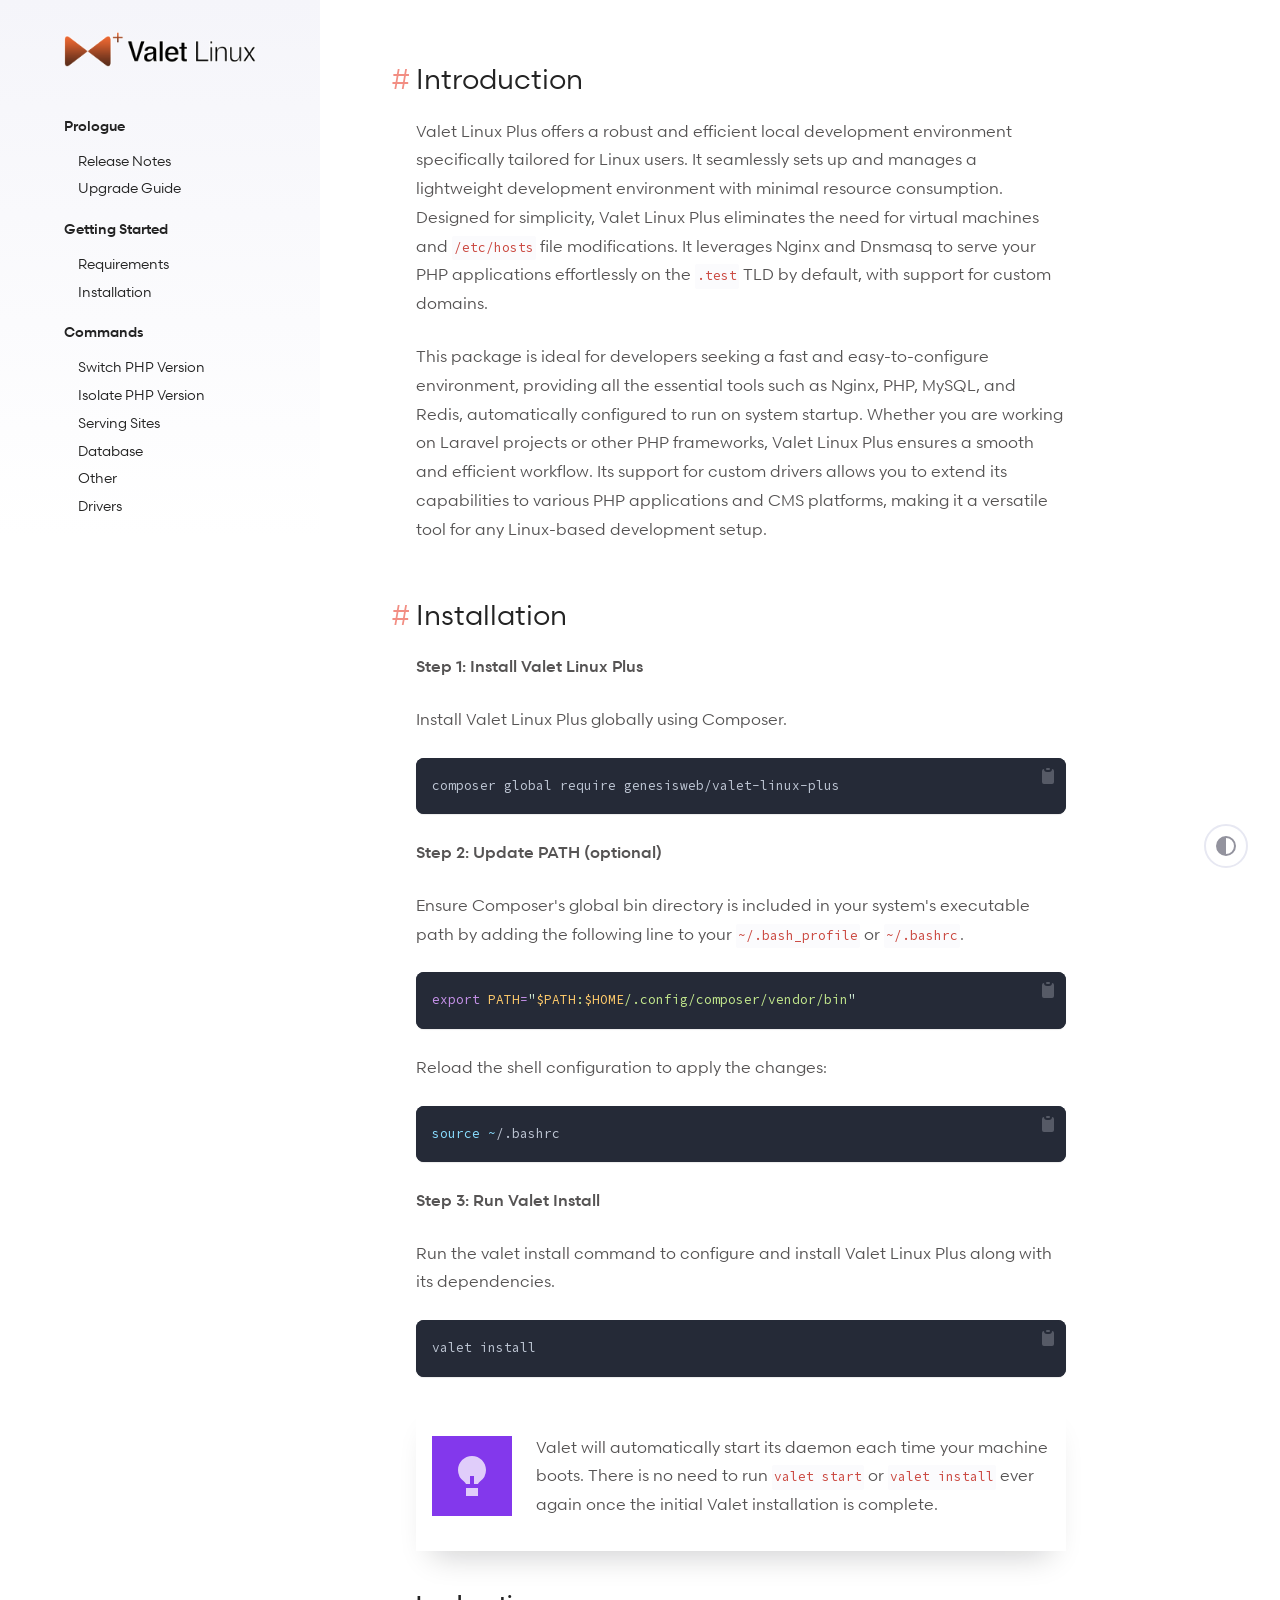
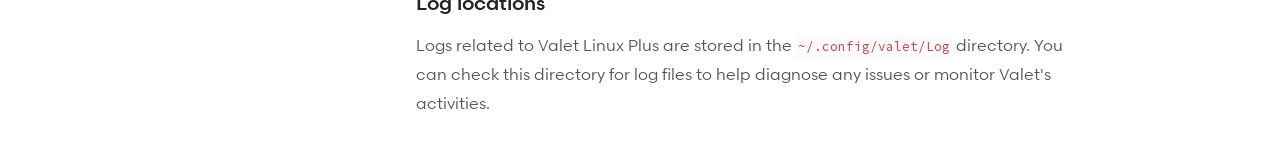
<file: index.html>
<!DOCTYPE html>
<html lang="en">

<head>
    <meta charset="utf-8">

    <title>Valet Linux Plus - Advanced local development experience for Linux</title>

    <meta name="viewport" content="width=device-width, initial-scale=1, viewport-fit=cover">

        <link rel="canonical" href="index.html">
    
    <!-- Primary Meta Tags -->
    <meta name="title" content="Valet Linux Plus - Advanced local development experience for Linux">
    <meta name="description" content="Valet Linux Plus. Advanced local development experience for Linux.">

    <!-- Open Graph / Facebook -->
    <meta property="og:type" content="website">
    <meta property="og:url" content="index.html">
    <meta property="og:title" content="Valet Linux Plus - Advanced local development experience for Linux">
    <meta property="og:description" content="Valet Linux Plus. Advanced local development experience for Linux.">
    <meta property="og:image" content="img/og-image.jpg">

    <!-- Twitter -->
    <meta property="twitter:card" content="summary_large_image">
    <meta property="twitter:url" content="https://valetlinux.plus/">
    <meta property="twitter:title" content="Valet Linux Plus - Advanced local development experience for Linux">
    <meta property="twitter:description" content="Valet Linux Plus. Advanced local development experience for Linux.">
    <meta property="twitter:image" content="img/og-image.jpg">

    <!-- Favicon -->
    <link rel="shortcut icon" href="img/favicon.ico">
    <meta name="theme-color" content="#ffffff">
    <meta name="color-scheme" content="light">
    <link rel="stylesheet" href="css/fonts.css">
    <link rel="preload" as="style" href="css/app.css" /><link rel="modulepreload" href="js/app.js" /><link rel="stylesheet" href="css/app.css" /><script type="module" src="js/app.js"></script>
    
    <script>
    window.matchMedia('(prefers-color-scheme: dark)').addEventListener('change', e => {
        if (localStorage.theme === 'system') {
            if (e.matches) {
                document.documentElement.classList.add('dark');
                document.documentElement.setAttribute('data-theme', 'dark');
            } else {
                document.documentElement.classList.remove('dark');
                document.documentElement.setAttribute('data-theme', 'light');
            }
        }

        updateThemeAndSchemeColor();
    });

    function updateTheme() {
        if (!('theme' in localStorage)) {
            localStorage.theme = 'system';
        }

        switch (localStorage.theme) {
            case 'system':
                if (window.matchMedia('(prefers-color-scheme: dark)').matches) {
                    document.documentElement.classList.add('dark');
                    document.documentElement.setAttribute('data-theme', 'dark');
                } else {
                    document.documentElement.classList.remove('dark');
                    document.documentElement.setAttribute('data-theme', 'light');
                }

                document.documentElement.setAttribute('color-theme', 'system');
                break;

            case 'dark':
                document.documentElement.classList.add('dark');
                document.documentElement.setAttribute('color-theme', 'dark');
                document.documentElement.setAttribute('data-theme', 'dark');
                break;

            case 'light':
                document.documentElement.classList.remove('dark');
                document.documentElement.setAttribute('color-theme', 'light');
                document.documentElement.setAttribute('data-theme', 'light');
                break;
        }

        updateThemeAndSchemeColor();
    }

    function updateThemeAndSchemeColor() {
        if (! alwaysLightMode) {
            if (document.documentElement.classList.contains('dark')) {
                document.querySelector('meta[name="color-scheme"]').setAttribute('content', 'dark');
                document.querySelector('meta[name="theme-color"]').setAttribute('content', '#171923');

                return;
            }

            document.querySelector('meta[name="color-scheme"]').setAttribute('content', 'light');
            document.querySelector('meta[name="theme-color"]').setAttribute('content', '#ffffff');
        }
    }

    const alwaysLightMode = false;

    updateTheme();
</script>
</head>
<body
    x-data="{
        navIsOpen: false,
    }"
    class="w-full h-full font-sans antialiased text-gray-900 language-php"
>

    <a
    id="skip-to-content-link"
    href="index.html#main-content"
    class="absolute bg-gray-100 px-4 py-2 top-3 left-3 text-gray-700 shadow-xl"
>
    Skip to content
</a>

    <div class="relative overflow-auto dark:bg-dark-700 min-h-screen" id="docsScreen">
        <div class="relative lg:flex lg:items-start">
            <aside class="hidden fixed top-0 bottom-0 left-0 z-20 h-full w-16 bg-gradient-to-b from-gray-100 to-white transition-all duration-300 overflow-hidden lg:sticky lg:w-80 lg:shrink-0 lg:flex lg:flex-col lg:justify-end lg:items-end 2xl:max-w-lg 2xl:w-full dark:from-dark-800 dark:to-dark-700">
                <div class="relative min-h-0 flex-1 flex flex-col xl:w-80">
                    <a href="index.html" class="flex items-center py-8 px-4 lg:px-8 xl:px-16">
                        <img
                            class="shrink-0 transition-all duration-300"
                            src="img/valet-logo.png"
                            alt="Valet"
                        >
                    </a>
                    <div class="overflow-y-auto overflow-x-hidden px-4 lg:overflow-hidden lg:px-8 xl:px-16">
                        <nav id="indexed-nav" class="hidden lg:block lg:mt-4">
                            <div class="docs_sidebar">
                                <ul>
<li>
<h2>Prologue</h2>
<ul>
<li>
<a href="https://github.com/genesisweb/valet-linux-plus/releases">Release Notes</a>
</li>
<li>
<a href="upgrade.html">Upgrade Guide</a>
</li>
</ul>
</li>
<li>
<h2>Getting Started</h2>
<ul>
<li>
<a href="requirements.html">Requirements</a>
</li>
<li>
<a href="installation.html">Installation</a>
</li>
</ul>
</li>
<li>
<h2>Commands</h2>
<ul>
<li>
<a href="php-version.html">Switch PHP Version</a>
</li>
<li>
<a href="isolate-version.html">Isolate PHP Version</a>
</li>
<li>
<a href="serving-sites.html">Serving Sites</a>
</li>
<li>
<a href="database.html">Database</a>
</li>
<li>
<a href="other.html">Other</a>
</li>
<li>
<a href="drivers.html">Drivers</a>
</li>
</ul>
</li>
</ul>

                            </div>
                        </nav>
                    </div>
                </div>
            </aside>

            <header
                class="lg:hidden"
                @keydown.window.escape="navIsOpen = false"
                @click.away="navIsOpen = false"
            >
                <div class="relative mx-auto w-full py-10 bg-white transition duration-200 dark:bg-dark-700">
                    <div class="mx-auto px-8 sm:px-16 flex items-center justify-between">
                        <a href="index.html" class="flex items-center">
                            <img class="" src="img/valet-logo.png" alt="Valet" width="150">
                        </a>
                        <div class="flex-1 flex items-center justify-end">
                            <button id="header__sun" onclick="toSystemMode()" title="Switch to system theme" class="relative w-10 h-10 focus:outline-none focus:shadow-outline text-gray-500">
                                <svg xmlns="http://www.w3.org/2000/svg" class="icon icon-tabler icon-tabler-sun" width="24" height="24" viewBox="0 0 24 24" stroke-width="2" stroke="currentColor" fill="none" stroke-linecap="round" stroke-linejoin="round">
                                    <path stroke="none" d="M0 0h24v24H0z" fill="none"></path>
                                    <circle cx="12" cy="12" r="4"></circle>
                                    <path d="M3 12h1m8 -9v1m8 8h1m-9 8v1m-6.4 -15.4l.7 .7m12.1 -.7l-.7 .7m0 11.4l.7 .7m-12.1 -.7l-.7 .7"></path>
                                 </svg>
                            </button>
                            <button id="header__moon" onclick="toLightMode()" title="Switch to light mode" class="relative w-10 h-10 focus:outline-none focus:shadow-outline text-gray-500">
                                <svg style="width:24px;height:24px" viewBox="0 0 24 24">
                                    <path fill="currentColor" d="M17.75,4.09L15.22,6.03L16.13,9.09L13.5,7.28L10.87,9.09L11.78,6.03L9.25,4.09L12.44,4L13.5,1L14.56,4L17.75,4.09M21.25,11L19.61,12.25L20.2,14.23L18.5,13.06L16.8,14.23L17.39,12.25L15.75,11L17.81,10.95L18.5,9L19.19,10.95L21.25,11M18.97,15.95C19.8,15.87 20.69,17.05 20.16,17.8C19.84,18.25 19.5,18.67 19.08,19.07C15.17,23 8.84,23 4.94,19.07C1.03,15.17 1.03,8.83 4.94,4.93C5.34,4.53 5.76,4.17 6.21,3.85C6.96,3.32 8.14,4.21 8.06,5.04C7.79,7.9 8.75,10.87 10.95,13.06C13.14,15.26 16.1,16.22 18.97,15.95M17.33,17.97C14.5,17.81 11.7,16.64 9.53,14.5C7.36,12.31 6.2,9.5 6.04,6.68C3.23,9.82 3.34,14.64 6.35,17.66C9.37,20.67 14.19,20.78 17.33,17.97Z" />
                                </svg>
                            </button>
                            <button id="header__indeterminate" onclick="toDarkMode()" title="Switch to dark mode" class="relative w-10 h-10 focus:outline-none focus:shadow-outline text-gray-500">
                                <svg style="width:24px;height:24px" viewBox="0 0 24 24">
                                    <path fill="currentColor" d="M12 2A10 10 0 0 0 2 12A10 10 0 0 0 12 22A10 10 0 0 0 22 12A10 10 0 0 0 12 2M12 4A8 8 0 0 1 20 12A8 8 0 0 1 12 20V4Z" />
                                </svg>
                            </button>
                            <button class="ml-2 relative w-10 h-10 p-2 text-red-600 lg:hidden focus:outline-none focus:shadow-outline" aria-label="Menu" @click.prevent="navIsOpen = !navIsOpen">
                                <svg x-show="! navIsOpen" x-transition.opacity class="absolute inset-0 mt-2 ml-2 w-6 h-6" viewBox="0 0 24 24" stroke="currentColor" stroke-width="2" fill="none" stroke-linecap="round" stroke-linejoin="round"><line x1="3" y1="12" x2="21" y2="12"></line><line x1="3" y1="6" x2="21" y2="6"></line><line x1="3" y1="18" x2="21" y2="18"></line></svg>
                                <svg x-show="navIsOpen" x-transition.opacity x-cloak class="absolute inset-0 mt-2 ml-2 w-6 h-6" viewBox="0 0 24 24" stroke="currentColor" stroke-width="2" fill="none" stroke-linecap="round" stroke-linejoin="round"><line x1="18" y1="6" x2="6" y2="18"></line><line x1="6" y1="6" x2="18" y2="18"></line></svg>
                            </button>
                        </div>
                    </div>
                    <span :class="{ 'shadow-sm': navIsOpen }" class="absolute inset-0 z-20 pointer-events-none"></span>
                </div>
                <div
                    x-show="navIsOpen"
                    x-transition:enter="duration-150"
                    x-transition:leave="duration-100 ease-in"
                    x-cloak
                >
                    <nav
                        x-show="navIsOpen"
                        x-cloak
                        class="absolute w-full transform origin-top shadow-sm z-10"
                        x-transition:enter="duration-150 ease-out"
                        x-transition:enter-start="opacity-0 -translate-y-8 scale-75"
                        x-transition:enter-end="opacity-100 scale-100"
                        x-transition:leave="duration-100 ease-in"
                        x-transition:leave-start="opacity-100 scale-100"
                        x-transition:leave-end="opacity-0 -translate-y-8 scale-75"
                    >
                        <div class="relative p-8 bg-white docs_sidebar dark:bg-dark-600">
                            <ul>
<li>
<h2>Prologue</h2>
<ul>
<li>
<a href="https://github.com/genesisweb/valet-linux-plus/releases">Release Notes</a>
</li>
<li>
<a href="upgrade.html">Upgrade Guide</a>
</li>
</ul>
</li>
<li>
<h2>Getting Started</h2>
<ul>
<li>
<a href="requirements.html">Requirements</a>
</li>
<li>
<a href="installation.html">Installation</a>
</li>
</ul>
</li>
<li>
<h2>Commands</h2>
<ul>
<li>
<a href="php-version.html">Switch PHP Version</a>
</li>
<li>
<a href="isolate-version.html">Isolate PHP Version</a>
</li>
<li>
<a href="serving-sites.html">Serving Sites</a>
</li>
<li>
<a href="database.html">Database</a>
</li>
<li>
<a href="other.html">Other</a>
</li>
<li>
<a href="drivers.html">Drivers</a>
</li>
</ul>
</li>
</ul>

                        </div>
                    </nav>
                </div>
            </header>

            <section class="flex-1 dark:bg-dark-700">
                <div class="max-w-screen-lg px-8 sm:px-16 lg:px-24">

                    <section class="mt-8 md:mt-16">
                        <section class="docs_main max-w-prose">
                            <div id="main-content">
    <ul>
<li></li>
</ul>
<p><a name="introduction"></a></p>
<h2>Introduction</h2>
<p>Valet Linux Plus offers a robust and efficient local development environment specifically tailored for Linux users. It seamlessly sets up and manages a lightweight development environment with minimal resource consumption. Designed for simplicity, Valet Linux Plus eliminates the need for virtual machines and <code>/etc/hosts</code> file modifications. It leverages Nginx and Dnsmasq to serve your PHP applications effortlessly on the <code>.test</code> TLD by default, with support for custom domains.</p>
<p>This package is ideal for developers seeking a fast and easy-to-configure environment, providing all the essential tools such as Nginx, PHP, MySQL, and Redis, automatically configured to run on system startup. Whether you are working on Laravel projects or other PHP frameworks, Valet Linux Plus ensures a smooth and efficient workflow. Its support for custom drivers allows you to extend its capabilities to various PHP applications and CMS platforms, making it a versatile tool for any Linux-based development setup.</p>
<p><a name="installation"></a></p>
<h2>Installation</h2>
<p><strong>Step 1: Install Valet Linux Plus</strong></p>
<p>Install Valet Linux Plus globally using Composer.</p>
<div class="code-container">
<pre><code data-theme="olaolu-palenight" data-lang="shell" class='torchlight' style='background-color: #292D3E; --theme-selection-background: #7580B850;'><!-- Syntax highlighted by torchlight.dev --><div class='line'><span style="color: #BFC7D5;">composer </span><span style="color: #BFC7D5;">global</span><span style="color: #BFC7D5;"> </span><span style="color: #BFC7D5;">require</span><span style="color: #BFC7D5;"> </span><span style="color: #BFC7D5;">genesisweb/valet-linux-plus</span></div></code></pre>
</div>
<p><strong>Step 2: Update PATH (optional)</strong></p>
<p>Ensure Composer's global bin directory is included in your system's executable path by adding the following line to your <code>~/.bash_profile</code> or <code>~/.bashrc</code>.</p>
<div class="code-container">
<pre><code data-theme="olaolu-palenight" data-lang="shell" class='torchlight' style='background-color: #292D3E; --theme-selection-background: #7580B850;'><!-- Syntax highlighted by torchlight.dev --><div class='line'><span style="color: #C792EA;">export</span><span style="color: #BFC7D5;"> </span><span style="color: #FFCB6B;">PATH</span><span style="color: #C792EA;">=</span><span style="color: #D9F5DD;">&quot;</span><span style="color: #FFCB6B;">$PATH</span><span style="color: #C3E88D;">:</span><span style="color: #FFCB6B;">$HOME</span><span style="color: #C3E88D;">/.config/composer/vendor/bin</span><span style="color: #D9F5DD;">&quot;</span></div></code></pre>
</div>
<p>Reload the shell configuration to apply the changes:</p>
<div class="code-container">
<pre><code data-theme="olaolu-palenight" data-lang="shell" class='torchlight' style='background-color: #292D3E; --theme-selection-background: #7580B850;'><!-- Syntax highlighted by torchlight.dev --><div class='line'><span style="color: #89DDFF;">source</span><span style="color: #BFC7D5;"> </span><span style="color: #89DDFF;">~</span><span style="color: #BFC7D5;">/.bashrc</span></div></code></pre>
</div>
<p><strong>Step 3: Run Valet Install</strong></p>
<p>Run the valet install command to configure and install Valet Linux Plus along with its dependencies.</p>
<div class="code-container">
<pre><code data-theme="olaolu-palenight" data-lang="shell" class='torchlight' style='background-color: #292D3E; --theme-selection-background: #7580B850;'><!-- Syntax highlighted by torchlight.dev --><div class='line'><span style="color: #BFC7D5;">valet </span><span style="color: #BFC7D5;">install</span></div></code></pre>
</div>
<blockquote>
<p>[!NOTE]
Valet will automatically start its daemon each time your machine boots. There is no need to run <code>valet start</code> or <code>valet install</code> ever again once the initial Valet installation is complete.</p>
</blockquote>
<h3>Log locations</h3>
<p>Logs related to Valet Linux Plus are stored in the <code>~/.config/valet/Log</code> directory. You can check this directory for log files to help diagnose any issues or monitor Valet's activities.</p>
</div>
                        </section>
                    </section>
                </div>
            </section>

            <div class="max-lg:hidden fixed right-8 bottom-8 border-2 border-solid rounded-3xl">
                <div class="flex-1 flex items-center justify-end">
                    <button id="header__sun" onclick="toSystemMode()" title="Switch to system theme" class="relative w-10 h-10 focus:outline-none focus:shadow-outline text-gray-500">
                        <svg xmlns="http://www.w3.org/2000/svg" class="icon icon-tabler icon-tabler-sun m-auto" width="24" height="24" viewBox="0 0 24 24" stroke-width="2" stroke="currentColor" fill="none" stroke-linecap="round" stroke-linejoin="round">
                            <path stroke="none" d="M0 0h24v24H0z" fill="none"></path>
                            <circle cx="12" cy="12" r="4"></circle>
                            <path d="M3 12h1m8 -9v1m8 8h1m-9 8v1m-6.4 -15.4l.7 .7m12.1 -.7l-.7 .7m0 11.4l.7 .7m-12.1 -.7l-.7 .7"></path>
                        </svg>
                    </button>
                    <button id="header__moon" onclick="toLightMode()" title="Switch to light mode" class="relative w-10 h-10 focus:outline-none focus:shadow-outline text-gray-500">
                        <svg style="width:24px;height:24px" viewBox="0 0 24 24" class=" m-auto">
                            <path fill="currentColor" d="M17.75,4.09L15.22,6.03L16.13,9.09L13.5,7.28L10.87,9.09L11.78,6.03L9.25,4.09L12.44,4L13.5,1L14.56,4L17.75,4.09M21.25,11L19.61,12.25L20.2,14.23L18.5,13.06L16.8,14.23L17.39,12.25L15.75,11L17.81,10.95L18.5,9L19.19,10.95L21.25,11M18.97,15.95C19.8,15.87 20.69,17.05 20.16,17.8C19.84,18.25 19.5,18.67 19.08,19.07C15.17,23 8.84,23 4.94,19.07C1.03,15.17 1.03,8.83 4.94,4.93C5.34,4.53 5.76,4.17 6.21,3.85C6.96,3.32 8.14,4.21 8.06,5.04C7.79,7.9 8.75,10.87 10.95,13.06C13.14,15.26 16.1,16.22 18.97,15.95M17.33,17.97C14.5,17.81 11.7,16.64 9.53,14.5C7.36,12.31 6.2,9.5 6.04,6.68C3.23,9.82 3.34,14.64 6.35,17.66C9.37,20.67 14.19,20.78 17.33,17.97Z" />
                        </svg>
                    </button>
                    <button id="header__indeterminate" onclick="toDarkMode()" title="Switch to dark mode" class="relative w-10 h-10 focus:outline-none focus:shadow-outline text-gray-500">
                        <svg style="width:24px;height:24px" viewBox="0 0 24 24" class=" m-auto">
                            <path fill="currentColor" d="M12 2A10 10 0 0 0 2 12A10 10 0 0 0 12 22A10 10 0 0 0 22 12A10 10 0 0 0 12 2M12 4A8 8 0 0 1 20 12A8 8 0 0 1 12 20V4Z" />
                        </svg>
                    </button>
                </div>
            </div>
        </div>
    </div>
</body>
</html>
</file>
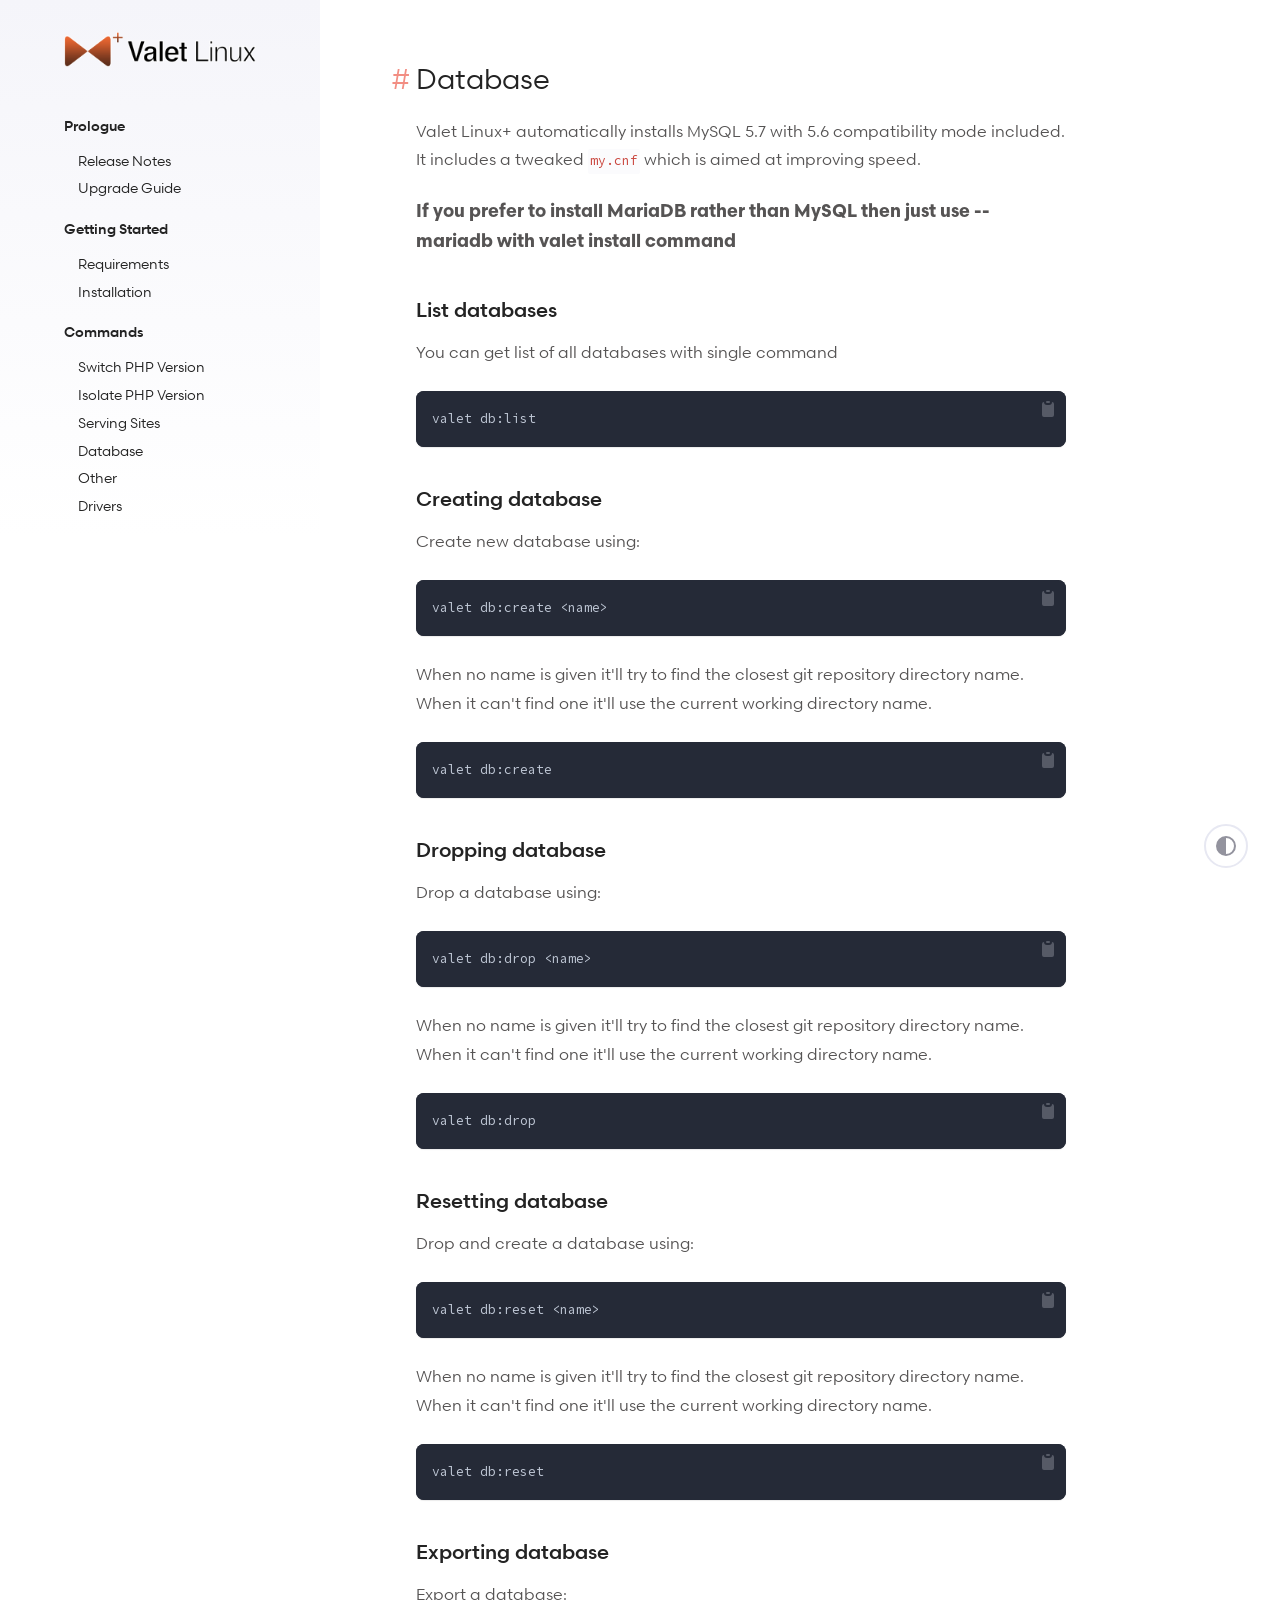
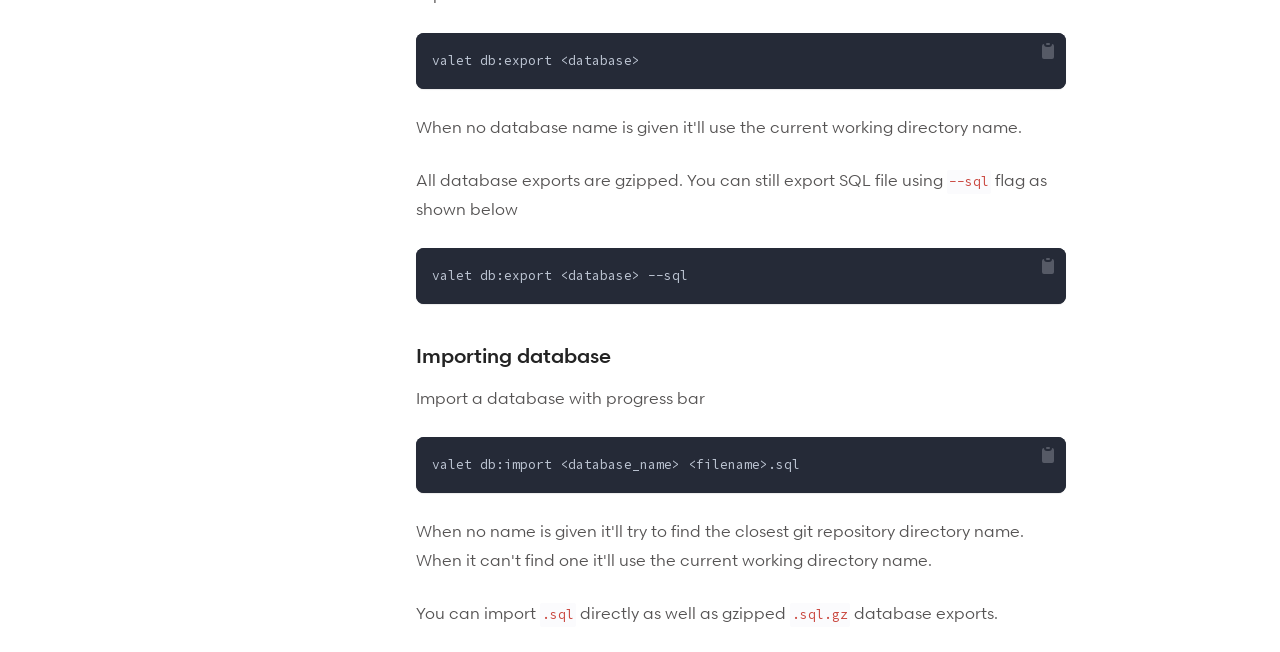
<file: database.html>
<!DOCTYPE html>
<html lang="en">

<head>
    <meta charset="utf-8">

    <title>Valet Linux Plus - Advanced local development experience for Linux</title>

    <meta name="viewport" content="width=device-width, initial-scale=1, viewport-fit=cover">

        <link rel="canonical" href="database.html">
    
    <!-- Primary Meta Tags -->
    <meta name="title" content="Valet Linux Plus - Advanced local development experience for Linux">
    <meta name="description" content="Valet Linux Plus. Advanced local development experience for Linux.">

    <!-- Open Graph / Facebook -->
    <meta property="og:type" content="website">
    <meta property="og:url" content="database.html">
    <meta property="og:title" content="Valet Linux Plus - Advanced local development experience for Linux">
    <meta property="og:description" content="Valet Linux Plus. Advanced local development experience for Linux.">
    <meta property="og:image" content="img/og-image.jpg">

    <!-- Twitter -->
    <meta property="twitter:card" content="summary_large_image">
    <meta property="twitter:url" content="https://valetlinux.plus/">
    <meta property="twitter:title" content="Valet Linux Plus - Advanced local development experience for Linux">
    <meta property="twitter:description" content="Valet Linux Plus. Advanced local development experience for Linux.">
    <meta property="twitter:image" content="img/og-image.jpg">

    <!-- Favicon -->
    <link rel="shortcut icon" href="img/favicon.ico">
    <meta name="theme-color" content="#ffffff">
    <meta name="color-scheme" content="light">
    <link rel="stylesheet" href="css/fonts.css">
    <link rel="preload" as="style" href="css/app.css" /><link rel="modulepreload" href="js/app.js" /><link rel="stylesheet" href="css/app.css" /><script type="module" src="js/app.js"></script>
    
    <script>
    window.matchMedia('(prefers-color-scheme: dark)').addEventListener('change', e => {
        if (localStorage.theme === 'system') {
            if (e.matches) {
                document.documentElement.classList.add('dark');
                document.documentElement.setAttribute('data-theme', 'dark');
            } else {
                document.documentElement.classList.remove('dark');
                document.documentElement.setAttribute('data-theme', 'light');
            }
        }

        updateThemeAndSchemeColor();
    });

    function updateTheme() {
        if (!('theme' in localStorage)) {
            localStorage.theme = 'system';
        }

        switch (localStorage.theme) {
            case 'system':
                if (window.matchMedia('(prefers-color-scheme: dark)').matches) {
                    document.documentElement.classList.add('dark');
                    document.documentElement.setAttribute('data-theme', 'dark');
                } else {
                    document.documentElement.classList.remove('dark');
                    document.documentElement.setAttribute('data-theme', 'light');
                }

                document.documentElement.setAttribute('color-theme', 'system');
                break;

            case 'dark':
                document.documentElement.classList.add('dark');
                document.documentElement.setAttribute('color-theme', 'dark');
                document.documentElement.setAttribute('data-theme', 'dark');
                break;

            case 'light':
                document.documentElement.classList.remove('dark');
                document.documentElement.setAttribute('color-theme', 'light');
                document.documentElement.setAttribute('data-theme', 'light');
                break;
        }

        updateThemeAndSchemeColor();
    }

    function updateThemeAndSchemeColor() {
        if (! alwaysLightMode) {
            if (document.documentElement.classList.contains('dark')) {
                document.querySelector('meta[name="color-scheme"]').setAttribute('content', 'dark');
                document.querySelector('meta[name="theme-color"]').setAttribute('content', '#171923');

                return;
            }

            document.querySelector('meta[name="color-scheme"]').setAttribute('content', 'light');
            document.querySelector('meta[name="theme-color"]').setAttribute('content', '#ffffff');
        }
    }

    const alwaysLightMode = false;

    updateTheme();
</script>
</head>
<body
    x-data="{
        navIsOpen: false,
    }"
    class="w-full h-full font-sans antialiased text-gray-900 language-php"
>

    <a
    id="skip-to-content-link"
    href="database.html#main-content"
    class="absolute bg-gray-100 px-4 py-2 top-3 left-3 text-gray-700 shadow-xl"
>
    Skip to content
</a>

    <div class="relative overflow-auto dark:bg-dark-700 min-h-screen" id="docsScreen">
        <div class="relative lg:flex lg:items-start">
            <aside class="hidden fixed top-0 bottom-0 left-0 z-20 h-full w-16 bg-gradient-to-b from-gray-100 to-white transition-all duration-300 overflow-hidden lg:sticky lg:w-80 lg:shrink-0 lg:flex lg:flex-col lg:justify-end lg:items-end 2xl:max-w-lg 2xl:w-full dark:from-dark-800 dark:to-dark-700">
                <div class="relative min-h-0 flex-1 flex flex-col xl:w-80">
                    <a href="index.html" class="flex items-center py-8 px-4 lg:px-8 xl:px-16">
                        <img
                            class="shrink-0 transition-all duration-300"
                            src="img/valet-logo.png"
                            alt="Valet"
                        >
                    </a>
                    <div class="overflow-y-auto overflow-x-hidden px-4 lg:overflow-hidden lg:px-8 xl:px-16">
                        <nav id="indexed-nav" class="hidden lg:block lg:mt-4">
                            <div class="docs_sidebar">
                                <ul>
<li>
<h2>Prologue</h2>
<ul>
<li>
<a href="https://github.com/genesisweb/valet-linux-plus/releases">Release Notes</a>
</li>
<li>
<a href="upgrade.html">Upgrade Guide</a>
</li>
</ul>
</li>
<li>
<h2>Getting Started</h2>
<ul>
<li>
<a href="requirements.html">Requirements</a>
</li>
<li>
<a href="installation.html">Installation</a>
</li>
</ul>
</li>
<li>
<h2>Commands</h2>
<ul>
<li>
<a href="php-version.html">Switch PHP Version</a>
</li>
<li>
<a href="isolate-version.html">Isolate PHP Version</a>
</li>
<li>
<a href="serving-sites.html">Serving Sites</a>
</li>
<li>
<a href="database.html">Database</a>
</li>
<li>
<a href="other.html">Other</a>
</li>
<li>
<a href="drivers.html">Drivers</a>
</li>
</ul>
</li>
</ul>

                            </div>
                        </nav>
                    </div>
                </div>
            </aside>

            <header
                class="lg:hidden"
                @keydown.window.escape="navIsOpen = false"
                @click.away="navIsOpen = false"
            >
                <div class="relative mx-auto w-full py-10 bg-white transition duration-200 dark:bg-dark-700">
                    <div class="mx-auto px-8 sm:px-16 flex items-center justify-between">
                        <a href="index.html" class="flex items-center">
                            <img class="" src="img/valet-logo.png" alt="Valet" width="150">
                        </a>
                        <div class="flex-1 flex items-center justify-end">
                            <button id="header__sun" onclick="toSystemMode()" title="Switch to system theme" class="relative w-10 h-10 focus:outline-none focus:shadow-outline text-gray-500">
                                <svg xmlns="http://www.w3.org/2000/svg" class="icon icon-tabler icon-tabler-sun" width="24" height="24" viewBox="0 0 24 24" stroke-width="2" stroke="currentColor" fill="none" stroke-linecap="round" stroke-linejoin="round">
                                    <path stroke="none" d="M0 0h24v24H0z" fill="none"></path>
                                    <circle cx="12" cy="12" r="4"></circle>
                                    <path d="M3 12h1m8 -9v1m8 8h1m-9 8v1m-6.4 -15.4l.7 .7m12.1 -.7l-.7 .7m0 11.4l.7 .7m-12.1 -.7l-.7 .7"></path>
                                 </svg>
                            </button>
                            <button id="header__moon" onclick="toLightMode()" title="Switch to light mode" class="relative w-10 h-10 focus:outline-none focus:shadow-outline text-gray-500">
                                <svg style="width:24px;height:24px" viewBox="0 0 24 24">
                                    <path fill="currentColor" d="M17.75,4.09L15.22,6.03L16.13,9.09L13.5,7.28L10.87,9.09L11.78,6.03L9.25,4.09L12.44,4L13.5,1L14.56,4L17.75,4.09M21.25,11L19.61,12.25L20.2,14.23L18.5,13.06L16.8,14.23L17.39,12.25L15.75,11L17.81,10.95L18.5,9L19.19,10.95L21.25,11M18.97,15.95C19.8,15.87 20.69,17.05 20.16,17.8C19.84,18.25 19.5,18.67 19.08,19.07C15.17,23 8.84,23 4.94,19.07C1.03,15.17 1.03,8.83 4.94,4.93C5.34,4.53 5.76,4.17 6.21,3.85C6.96,3.32 8.14,4.21 8.06,5.04C7.79,7.9 8.75,10.87 10.95,13.06C13.14,15.26 16.1,16.22 18.97,15.95M17.33,17.97C14.5,17.81 11.7,16.64 9.53,14.5C7.36,12.31 6.2,9.5 6.04,6.68C3.23,9.82 3.34,14.64 6.35,17.66C9.37,20.67 14.19,20.78 17.33,17.97Z" />
                                </svg>
                            </button>
                            <button id="header__indeterminate" onclick="toDarkMode()" title="Switch to dark mode" class="relative w-10 h-10 focus:outline-none focus:shadow-outline text-gray-500">
                                <svg style="width:24px;height:24px" viewBox="0 0 24 24">
                                    <path fill="currentColor" d="M12 2A10 10 0 0 0 2 12A10 10 0 0 0 12 22A10 10 0 0 0 22 12A10 10 0 0 0 12 2M12 4A8 8 0 0 1 20 12A8 8 0 0 1 12 20V4Z" />
                                </svg>
                            </button>
                            <button class="ml-2 relative w-10 h-10 p-2 text-red-600 lg:hidden focus:outline-none focus:shadow-outline" aria-label="Menu" @click.prevent="navIsOpen = !navIsOpen">
                                <svg x-show="! navIsOpen" x-transition.opacity class="absolute inset-0 mt-2 ml-2 w-6 h-6" viewBox="0 0 24 24" stroke="currentColor" stroke-width="2" fill="none" stroke-linecap="round" stroke-linejoin="round"><line x1="3" y1="12" x2="21" y2="12"></line><line x1="3" y1="6" x2="21" y2="6"></line><line x1="3" y1="18" x2="21" y2="18"></line></svg>
                                <svg x-show="navIsOpen" x-transition.opacity x-cloak class="absolute inset-0 mt-2 ml-2 w-6 h-6" viewBox="0 0 24 24" stroke="currentColor" stroke-width="2" fill="none" stroke-linecap="round" stroke-linejoin="round"><line x1="18" y1="6" x2="6" y2="18"></line><line x1="6" y1="6" x2="18" y2="18"></line></svg>
                            </button>
                        </div>
                    </div>
                    <span :class="{ 'shadow-sm': navIsOpen }" class="absolute inset-0 z-20 pointer-events-none"></span>
                </div>
                <div
                    x-show="navIsOpen"
                    x-transition:enter="duration-150"
                    x-transition:leave="duration-100 ease-in"
                    x-cloak
                >
                    <nav
                        x-show="navIsOpen"
                        x-cloak
                        class="absolute w-full transform origin-top shadow-sm z-10"
                        x-transition:enter="duration-150 ease-out"
                        x-transition:enter-start="opacity-0 -translate-y-8 scale-75"
                        x-transition:enter-end="opacity-100 scale-100"
                        x-transition:leave="duration-100 ease-in"
                        x-transition:leave-start="opacity-100 scale-100"
                        x-transition:leave-end="opacity-0 -translate-y-8 scale-75"
                    >
                        <div class="relative p-8 bg-white docs_sidebar dark:bg-dark-600">
                            <ul>
<li>
<h2>Prologue</h2>
<ul>
<li>
<a href="https://github.com/genesisweb/valet-linux-plus/releases">Release Notes</a>
</li>
<li>
<a href="upgrade.html">Upgrade Guide</a>
</li>
</ul>
</li>
<li>
<h2>Getting Started</h2>
<ul>
<li>
<a href="requirements.html">Requirements</a>
</li>
<li>
<a href="installation.html">Installation</a>
</li>
</ul>
</li>
<li>
<h2>Commands</h2>
<ul>
<li>
<a href="php-version.html">Switch PHP Version</a>
</li>
<li>
<a href="isolate-version.html">Isolate PHP Version</a>
</li>
<li>
<a href="serving-sites.html">Serving Sites</a>
</li>
<li>
<a href="database.html">Database</a>
</li>
<li>
<a href="other.html">Other</a>
</li>
<li>
<a href="drivers.html">Drivers</a>
</li>
</ul>
</li>
</ul>

                        </div>
                    </nav>
                </div>
            </header>

            <section class="flex-1 dark:bg-dark-700">
                <div class="max-w-screen-lg px-8 sm:px-16 lg:px-24">

                    <section class="mt-8 md:mt-16">
                        <section class="docs_main max-w-prose">
                            <div id="main-content">
    <p><a name="database"></a></p>
<h2>Database</h2>
<p>Valet Linux+ automatically installs MySQL 5.7 with 5.6 compatibility mode included. It includes a tweaked <code>my.cnf</code> which is aimed at improving speed.</p>
<h5>If you prefer to install MariaDB rather than MySQL then just use --mariadb with valet install command</h5>
<h3>List databases</h3>
<p>You can get list of all databases with single command</p>
<div class="code-container">
<pre><code data-theme="olaolu-palenight" data-lang="text" class='torchlight' style='background-color: #292D3E; --theme-selection-background: #7580B850;'><!-- Syntax highlighted by torchlight.dev --><div class='line'><span style="color: #BFC7D5;">valet db:list</span></div></code></pre>
</div>
<h3>Creating database</h3>
<p>Create new database using:</p>
<div class="code-container">
<pre><code data-theme="olaolu-palenight" data-lang="text" class='torchlight' style='background-color: #292D3E; --theme-selection-background: #7580B850;'><!-- Syntax highlighted by torchlight.dev --><div class='line'><span style="color: #BFC7D5;">valet db:create &lt;name&gt;</span></div></code></pre>
</div>
<p>When no name is given it'll try to find the closest git repository directory name. When it can't find one it'll use the current working directory name.</p>
<div class="code-container">
<pre><code data-theme="olaolu-palenight" data-lang="text" class='torchlight' style='background-color: #292D3E; --theme-selection-background: #7580B850;'><!-- Syntax highlighted by torchlight.dev --><div class='line'><span style="color: #BFC7D5;">valet db:create</span></div></code></pre>
</div>
<h3>Dropping database</h3>
<p>Drop a database using:</p>
<div class="code-container">
<pre><code data-theme="olaolu-palenight" data-lang="text" class='torchlight' style='background-color: #292D3E; --theme-selection-background: #7580B850;'><!-- Syntax highlighted by torchlight.dev --><div class='line'><span style="color: #BFC7D5;">valet db:drop &lt;name&gt;</span></div></code></pre>
</div>
<p>When no name is given it'll try to find the closest git repository directory name. When it can't find one it'll use the current working directory name.</p>
<div class="code-container">
<pre><code data-theme="olaolu-palenight" data-lang="text" class='torchlight' style='background-color: #292D3E; --theme-selection-background: #7580B850;'><!-- Syntax highlighted by torchlight.dev --><div class='line'><span style="color: #BFC7D5;">valet db:drop</span></div></code></pre>
</div>
<h3>Resetting database</h3>
<p>Drop and create a database using:</p>
<div class="code-container">
<pre><code data-theme="olaolu-palenight" data-lang="text" class='torchlight' style='background-color: #292D3E; --theme-selection-background: #7580B850;'><!-- Syntax highlighted by torchlight.dev --><div class='line'><span style="color: #BFC7D5;">valet db:reset &lt;name&gt;</span></div></code></pre>
</div>
<p>When no name is given it'll try to find the closest git repository directory name. When it can't find one it'll use the current working directory name.</p>
<div class="code-container">
<pre><code data-theme="olaolu-palenight" data-lang="text" class='torchlight' style='background-color: #292D3E; --theme-selection-background: #7580B850;'><!-- Syntax highlighted by torchlight.dev --><div class='line'><span style="color: #BFC7D5;">valet db:reset</span></div></code></pre>
</div>
<h3>Exporting database</h3>
<p>Export a database:</p>
<div class="code-container">
<pre><code data-theme="olaolu-palenight" data-lang="text" class='torchlight' style='background-color: #292D3E; --theme-selection-background: #7580B850;'><!-- Syntax highlighted by torchlight.dev --><div class='line'><span style="color: #BFC7D5;">valet db:export &lt;database&gt;</span></div></code></pre>
</div>
<p>When no database name is given it'll use the current working directory name.</p>
<p>All database exports are gzipped. You can still export SQL file using <code>--sql</code> flag as shown below</p>
<div class="code-container">
<pre><code data-theme="olaolu-palenight" data-lang="text" class='torchlight' style='background-color: #292D3E; --theme-selection-background: #7580B850;'><!-- Syntax highlighted by torchlight.dev --><div class='line'><span style="color: #BFC7D5;">valet db:export &lt;database&gt; --sql</span></div></code></pre>
</div>
<h3>Importing database</h3>
<p>Import a database with progress bar</p>
<div class="code-container">
<pre><code data-theme="olaolu-palenight" data-lang="text" class='torchlight' style='background-color: #292D3E; --theme-selection-background: #7580B850;'><!-- Syntax highlighted by torchlight.dev --><div class='line'><span style="color: #BFC7D5;">valet db:import &lt;database_name&gt; &lt;filename&gt;.sql</span></div></code></pre>
</div>
<p>When no name is given it'll try to find the closest git repository directory name. When it can't find one it'll use the current working directory name.</p>
<p>You can import <code>.sql</code> directly as well as gzipped <code>.sql.gz</code> database exports.</p>
</div>
                        </section>
                    </section>
                </div>
            </section>

            <div class="max-lg:hidden fixed right-8 bottom-8 border-2 border-solid rounded-3xl">
                <div class="flex-1 flex items-center justify-end">
                    <button id="header__sun" onclick="toSystemMode()" title="Switch to system theme" class="relative w-10 h-10 focus:outline-none focus:shadow-outline text-gray-500">
                        <svg xmlns="http://www.w3.org/2000/svg" class="icon icon-tabler icon-tabler-sun m-auto" width="24" height="24" viewBox="0 0 24 24" stroke-width="2" stroke="currentColor" fill="none" stroke-linecap="round" stroke-linejoin="round">
                            <path stroke="none" d="M0 0h24v24H0z" fill="none"></path>
                            <circle cx="12" cy="12" r="4"></circle>
                            <path d="M3 12h1m8 -9v1m8 8h1m-9 8v1m-6.4 -15.4l.7 .7m12.1 -.7l-.7 .7m0 11.4l.7 .7m-12.1 -.7l-.7 .7"></path>
                        </svg>
                    </button>
                    <button id="header__moon" onclick="toLightMode()" title="Switch to light mode" class="relative w-10 h-10 focus:outline-none focus:shadow-outline text-gray-500">
                        <svg style="width:24px;height:24px" viewBox="0 0 24 24" class=" m-auto">
                            <path fill="currentColor" d="M17.75,4.09L15.22,6.03L16.13,9.09L13.5,7.28L10.87,9.09L11.78,6.03L9.25,4.09L12.44,4L13.5,1L14.56,4L17.75,4.09M21.25,11L19.61,12.25L20.2,14.23L18.5,13.06L16.8,14.23L17.39,12.25L15.75,11L17.81,10.95L18.5,9L19.19,10.95L21.25,11M18.97,15.95C19.8,15.87 20.69,17.05 20.16,17.8C19.84,18.25 19.5,18.67 19.08,19.07C15.17,23 8.84,23 4.94,19.07C1.03,15.17 1.03,8.83 4.94,4.93C5.34,4.53 5.76,4.17 6.21,3.85C6.96,3.32 8.14,4.21 8.06,5.04C7.79,7.9 8.75,10.87 10.95,13.06C13.14,15.26 16.1,16.22 18.97,15.95M17.33,17.97C14.5,17.81 11.7,16.64 9.53,14.5C7.36,12.31 6.2,9.5 6.04,6.68C3.23,9.82 3.34,14.64 6.35,17.66C9.37,20.67 14.19,20.78 17.33,17.97Z" />
                        </svg>
                    </button>
                    <button id="header__indeterminate" onclick="toDarkMode()" title="Switch to dark mode" class="relative w-10 h-10 focus:outline-none focus:shadow-outline text-gray-500">
                        <svg style="width:24px;height:24px" viewBox="0 0 24 24" class=" m-auto">
                            <path fill="currentColor" d="M12 2A10 10 0 0 0 2 12A10 10 0 0 0 12 22A10 10 0 0 0 22 12A10 10 0 0 0 12 2M12 4A8 8 0 0 1 20 12A8 8 0 0 1 12 20V4Z" />
                        </svg>
                    </button>
                </div>
            </div>
        </div>
    </div>
</body>
</html>
</file>
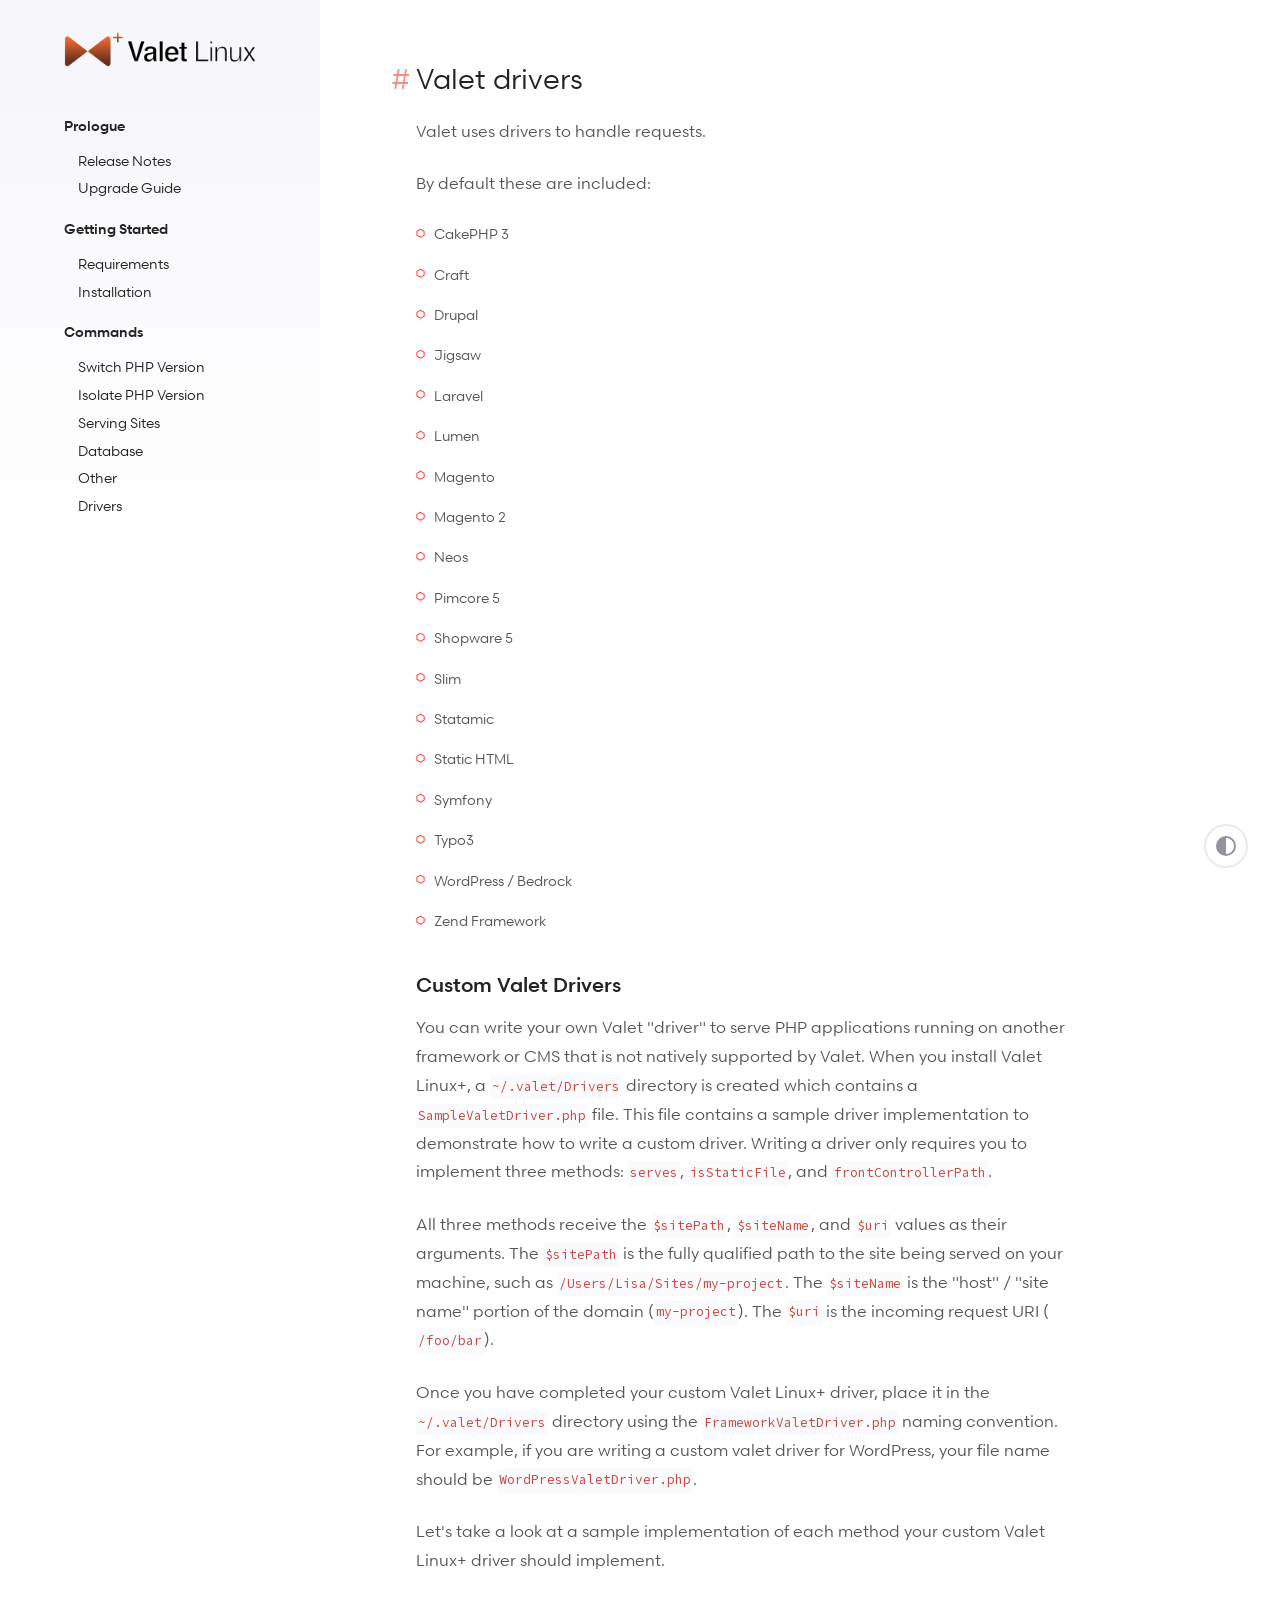
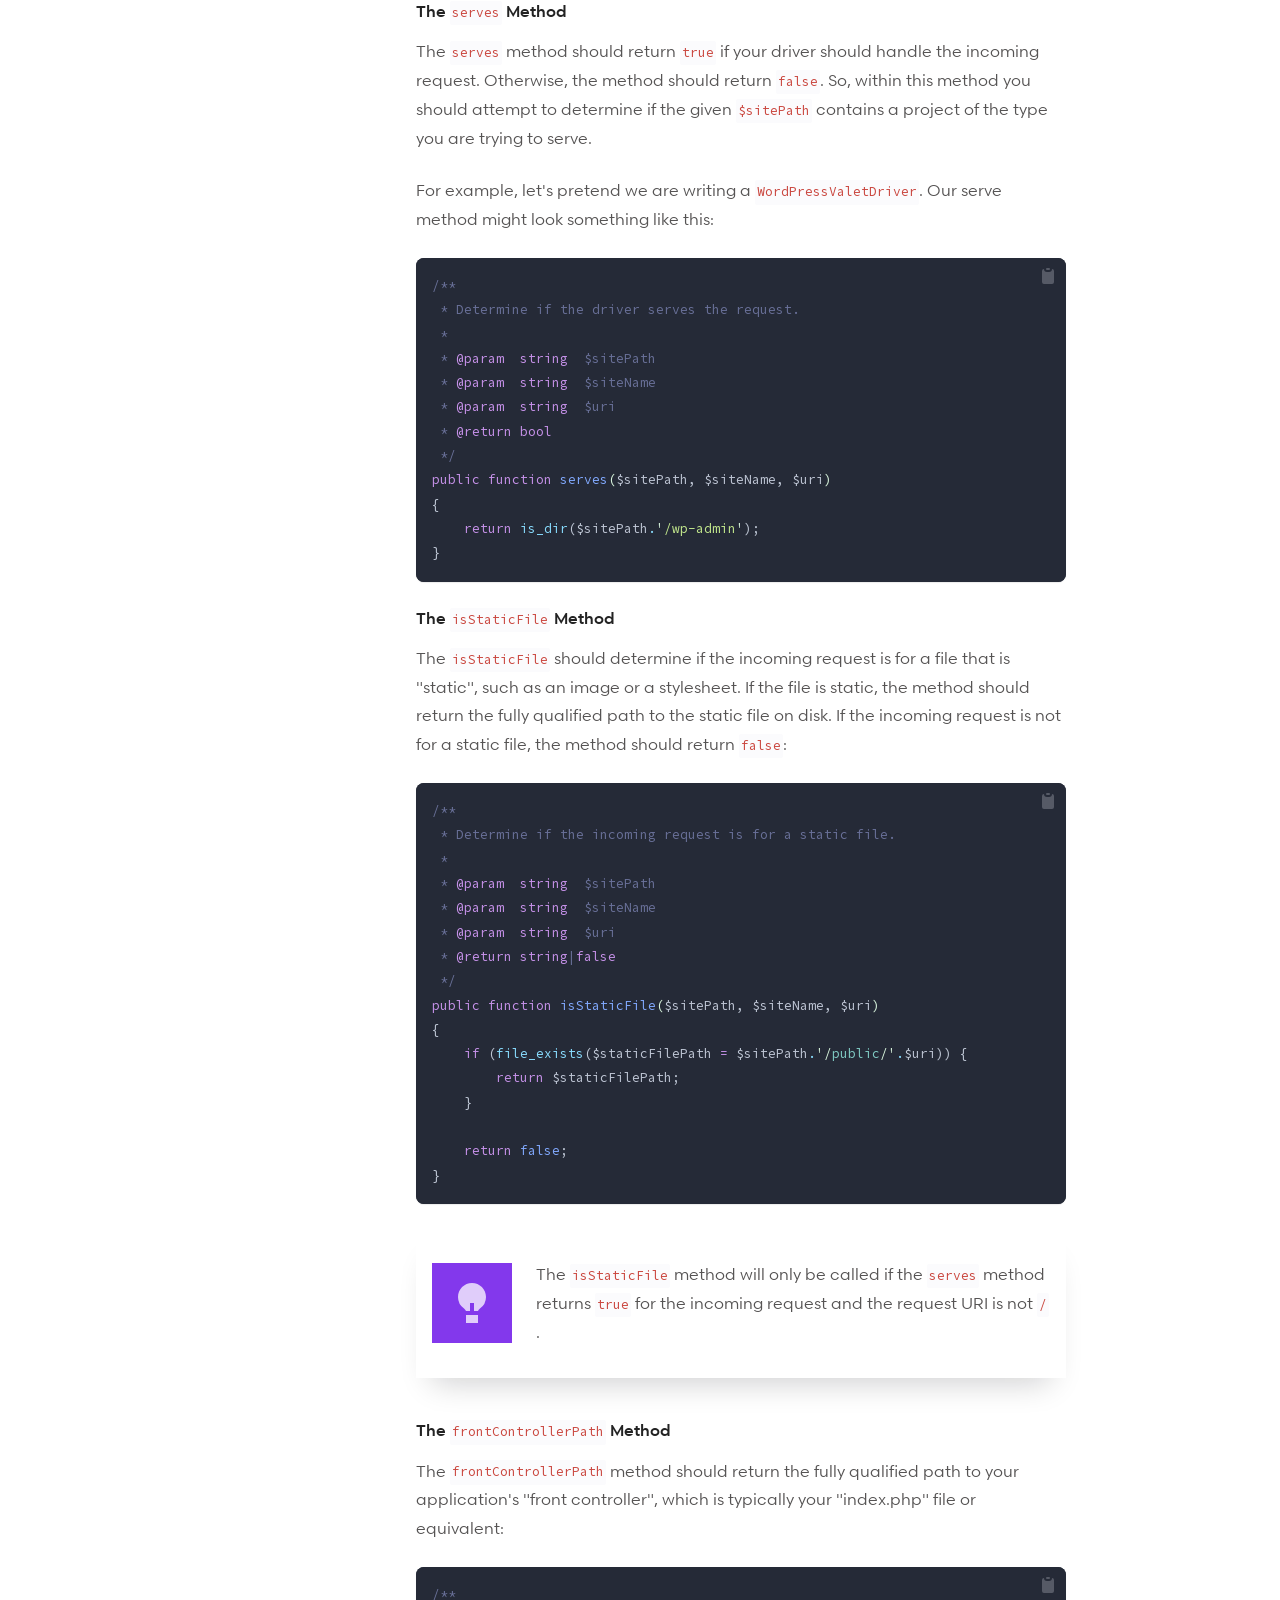
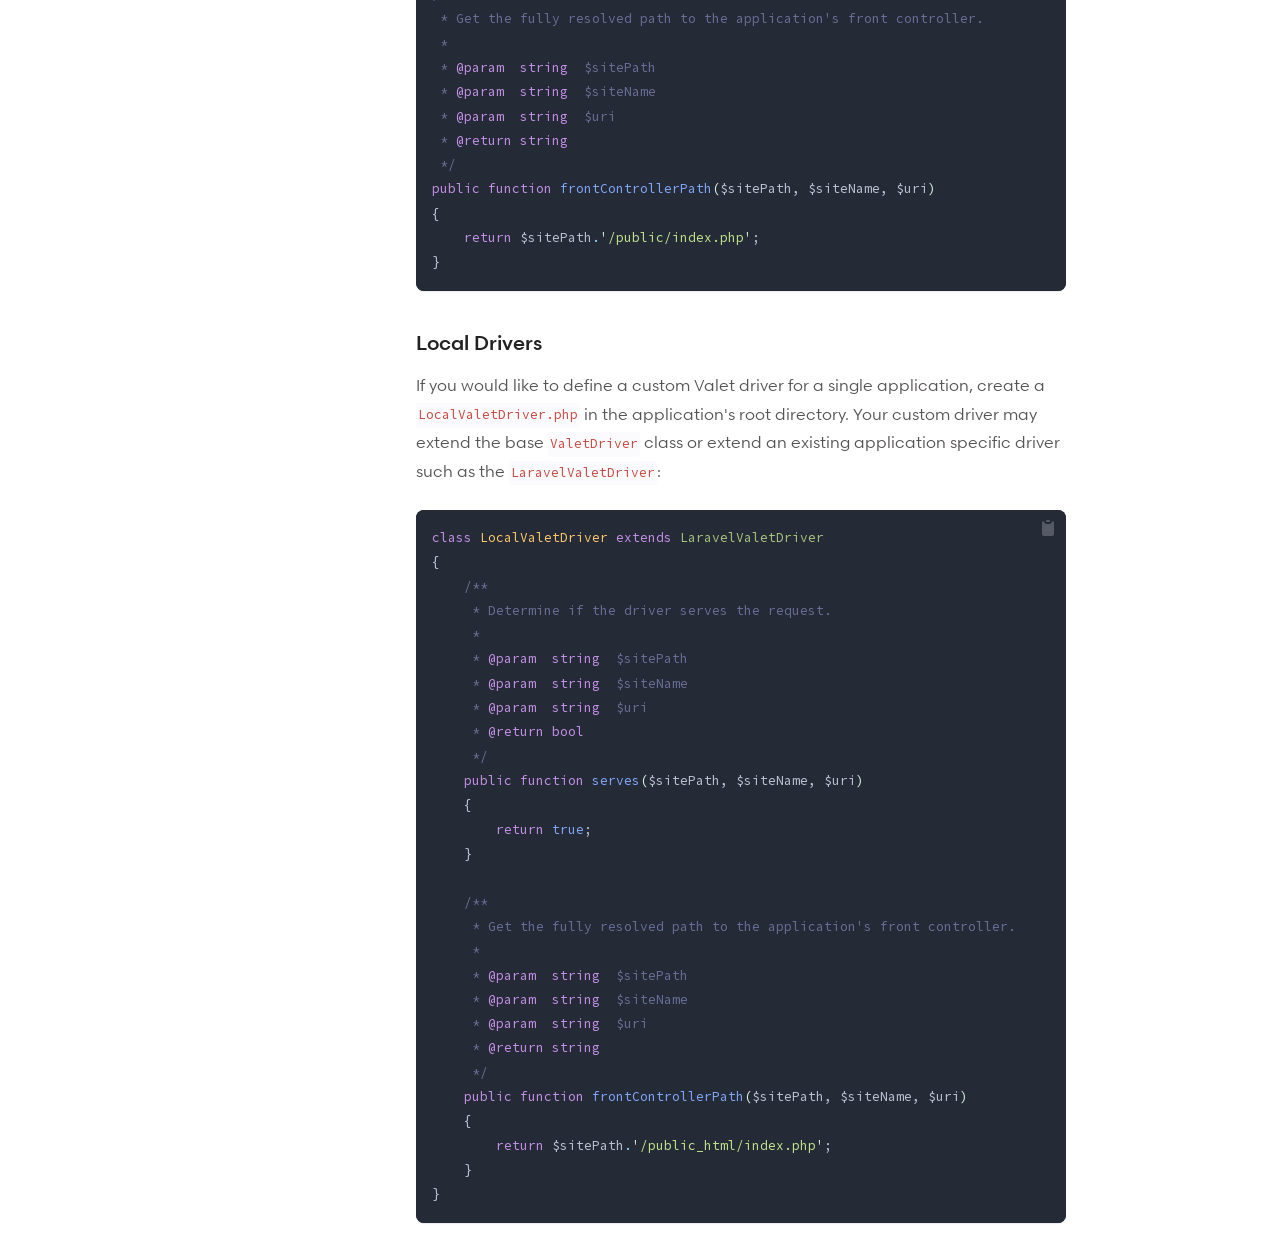
<file: drivers.html>
<!DOCTYPE html>
<html lang="en">

<head>
    <meta charset="utf-8">

    <title>Valet Linux Plus - Advanced local development experience for Linux</title>

    <meta name="viewport" content="width=device-width, initial-scale=1, viewport-fit=cover">

        <link rel="canonical" href="drivers.html">
    
    <!-- Primary Meta Tags -->
    <meta name="title" content="Valet Linux Plus - Advanced local development experience for Linux">
    <meta name="description" content="Valet Linux Plus. Advanced local development experience for Linux.">

    <!-- Open Graph / Facebook -->
    <meta property="og:type" content="website">
    <meta property="og:url" content="drivers.html">
    <meta property="og:title" content="Valet Linux Plus - Advanced local development experience for Linux">
    <meta property="og:description" content="Valet Linux Plus. Advanced local development experience for Linux.">
    <meta property="og:image" content="img/og-image.jpg">

    <!-- Twitter -->
    <meta property="twitter:card" content="summary_large_image">
    <meta property="twitter:url" content="https://valetlinux.plus/">
    <meta property="twitter:title" content="Valet Linux Plus - Advanced local development experience for Linux">
    <meta property="twitter:description" content="Valet Linux Plus. Advanced local development experience for Linux.">
    <meta property="twitter:image" content="img/og-image.jpg">

    <!-- Favicon -->
    <link rel="shortcut icon" href="img/favicon.ico">
    <meta name="theme-color" content="#ffffff">
    <meta name="color-scheme" content="light">
    <link rel="stylesheet" href="css/fonts.css">
    <link rel="preload" as="style" href="css/app.css" /><link rel="modulepreload" href="js/app.js" /><link rel="stylesheet" href="css/app.css" /><script type="module" src="js/app.js"></script>
    
    <script>
    window.matchMedia('(prefers-color-scheme: dark)').addEventListener('change', e => {
        if (localStorage.theme === 'system') {
            if (e.matches) {
                document.documentElement.classList.add('dark');
                document.documentElement.setAttribute('data-theme', 'dark');
            } else {
                document.documentElement.classList.remove('dark');
                document.documentElement.setAttribute('data-theme', 'light');
            }
        }

        updateThemeAndSchemeColor();
    });

    function updateTheme() {
        if (!('theme' in localStorage)) {
            localStorage.theme = 'system';
        }

        switch (localStorage.theme) {
            case 'system':
                if (window.matchMedia('(prefers-color-scheme: dark)').matches) {
                    document.documentElement.classList.add('dark');
                    document.documentElement.setAttribute('data-theme', 'dark');
                } else {
                    document.documentElement.classList.remove('dark');
                    document.documentElement.setAttribute('data-theme', 'light');
                }

                document.documentElement.setAttribute('color-theme', 'system');
                break;

            case 'dark':
                document.documentElement.classList.add('dark');
                document.documentElement.setAttribute('color-theme', 'dark');
                document.documentElement.setAttribute('data-theme', 'dark');
                break;

            case 'light':
                document.documentElement.classList.remove('dark');
                document.documentElement.setAttribute('color-theme', 'light');
                document.documentElement.setAttribute('data-theme', 'light');
                break;
        }

        updateThemeAndSchemeColor();
    }

    function updateThemeAndSchemeColor() {
        if (! alwaysLightMode) {
            if (document.documentElement.classList.contains('dark')) {
                document.querySelector('meta[name="color-scheme"]').setAttribute('content', 'dark');
                document.querySelector('meta[name="theme-color"]').setAttribute('content', '#171923');

                return;
            }

            document.querySelector('meta[name="color-scheme"]').setAttribute('content', 'light');
            document.querySelector('meta[name="theme-color"]').setAttribute('content', '#ffffff');
        }
    }

    const alwaysLightMode = false;

    updateTheme();
</script>
</head>
<body
    x-data="{
        navIsOpen: false,
    }"
    class="w-full h-full font-sans antialiased text-gray-900 language-php"
>

    <a
    id="skip-to-content-link"
    href="drivers.html#main-content"
    class="absolute bg-gray-100 px-4 py-2 top-3 left-3 text-gray-700 shadow-xl"
>
    Skip to content
</a>

    <div class="relative overflow-auto dark:bg-dark-700 min-h-screen" id="docsScreen">
        <div class="relative lg:flex lg:items-start">
            <aside class="hidden fixed top-0 bottom-0 left-0 z-20 h-full w-16 bg-gradient-to-b from-gray-100 to-white transition-all duration-300 overflow-hidden lg:sticky lg:w-80 lg:shrink-0 lg:flex lg:flex-col lg:justify-end lg:items-end 2xl:max-w-lg 2xl:w-full dark:from-dark-800 dark:to-dark-700">
                <div class="relative min-h-0 flex-1 flex flex-col xl:w-80">
                    <a href="index.html" class="flex items-center py-8 px-4 lg:px-8 xl:px-16">
                        <img
                            class="shrink-0 transition-all duration-300"
                            src="img/valet-logo.png"
                            alt="Valet"
                        >
                    </a>
                    <div class="overflow-y-auto overflow-x-hidden px-4 lg:overflow-hidden lg:px-8 xl:px-16">
                        <nav id="indexed-nav" class="hidden lg:block lg:mt-4">
                            <div class="docs_sidebar">
                                <ul>
<li>
<h2>Prologue</h2>
<ul>
<li>
<a href="https://github.com/genesisweb/valet-linux-plus/releases">Release Notes</a>
</li>
<li>
<a href="upgrade.html">Upgrade Guide</a>
</li>
</ul>
</li>
<li>
<h2>Getting Started</h2>
<ul>
<li>
<a href="requirements.html">Requirements</a>
</li>
<li>
<a href="installation.html">Installation</a>
</li>
</ul>
</li>
<li>
<h2>Commands</h2>
<ul>
<li>
<a href="php-version.html">Switch PHP Version</a>
</li>
<li>
<a href="isolate-version.html">Isolate PHP Version</a>
</li>
<li>
<a href="serving-sites.html">Serving Sites</a>
</li>
<li>
<a href="database.html">Database</a>
</li>
<li>
<a href="other.html">Other</a>
</li>
<li>
<a href="drivers.html">Drivers</a>
</li>
</ul>
</li>
</ul>

                            </div>
                        </nav>
                    </div>
                </div>
            </aside>

            <header
                class="lg:hidden"
                @keydown.window.escape="navIsOpen = false"
                @click.away="navIsOpen = false"
            >
                <div class="relative mx-auto w-full py-10 bg-white transition duration-200 dark:bg-dark-700">
                    <div class="mx-auto px-8 sm:px-16 flex items-center justify-between">
                        <a href="index.html" class="flex items-center">
                            <img class="" src="img/valet-logo.png" alt="Valet" width="150">
                        </a>
                        <div class="flex-1 flex items-center justify-end">
                            <button id="header__sun" onclick="toSystemMode()" title="Switch to system theme" class="relative w-10 h-10 focus:outline-none focus:shadow-outline text-gray-500">
                                <svg xmlns="http://www.w3.org/2000/svg" class="icon icon-tabler icon-tabler-sun" width="24" height="24" viewBox="0 0 24 24" stroke-width="2" stroke="currentColor" fill="none" stroke-linecap="round" stroke-linejoin="round">
                                    <path stroke="none" d="M0 0h24v24H0z" fill="none"></path>
                                    <circle cx="12" cy="12" r="4"></circle>
                                    <path d="M3 12h1m8 -9v1m8 8h1m-9 8v1m-6.4 -15.4l.7 .7m12.1 -.7l-.7 .7m0 11.4l.7 .7m-12.1 -.7l-.7 .7"></path>
                                 </svg>
                            </button>
                            <button id="header__moon" onclick="toLightMode()" title="Switch to light mode" class="relative w-10 h-10 focus:outline-none focus:shadow-outline text-gray-500">
                                <svg style="width:24px;height:24px" viewBox="0 0 24 24">
                                    <path fill="currentColor" d="M17.75,4.09L15.22,6.03L16.13,9.09L13.5,7.28L10.87,9.09L11.78,6.03L9.25,4.09L12.44,4L13.5,1L14.56,4L17.75,4.09M21.25,11L19.61,12.25L20.2,14.23L18.5,13.06L16.8,14.23L17.39,12.25L15.75,11L17.81,10.95L18.5,9L19.19,10.95L21.25,11M18.97,15.95C19.8,15.87 20.69,17.05 20.16,17.8C19.84,18.25 19.5,18.67 19.08,19.07C15.17,23 8.84,23 4.94,19.07C1.03,15.17 1.03,8.83 4.94,4.93C5.34,4.53 5.76,4.17 6.21,3.85C6.96,3.32 8.14,4.21 8.06,5.04C7.79,7.9 8.75,10.87 10.95,13.06C13.14,15.26 16.1,16.22 18.97,15.95M17.33,17.97C14.5,17.81 11.7,16.64 9.53,14.5C7.36,12.31 6.2,9.5 6.04,6.68C3.23,9.82 3.34,14.64 6.35,17.66C9.37,20.67 14.19,20.78 17.33,17.97Z" />
                                </svg>
                            </button>
                            <button id="header__indeterminate" onclick="toDarkMode()" title="Switch to dark mode" class="relative w-10 h-10 focus:outline-none focus:shadow-outline text-gray-500">
                                <svg style="width:24px;height:24px" viewBox="0 0 24 24">
                                    <path fill="currentColor" d="M12 2A10 10 0 0 0 2 12A10 10 0 0 0 12 22A10 10 0 0 0 22 12A10 10 0 0 0 12 2M12 4A8 8 0 0 1 20 12A8 8 0 0 1 12 20V4Z" />
                                </svg>
                            </button>
                            <button class="ml-2 relative w-10 h-10 p-2 text-red-600 lg:hidden focus:outline-none focus:shadow-outline" aria-label="Menu" @click.prevent="navIsOpen = !navIsOpen">
                                <svg x-show="! navIsOpen" x-transition.opacity class="absolute inset-0 mt-2 ml-2 w-6 h-6" viewBox="0 0 24 24" stroke="currentColor" stroke-width="2" fill="none" stroke-linecap="round" stroke-linejoin="round"><line x1="3" y1="12" x2="21" y2="12"></line><line x1="3" y1="6" x2="21" y2="6"></line><line x1="3" y1="18" x2="21" y2="18"></line></svg>
                                <svg x-show="navIsOpen" x-transition.opacity x-cloak class="absolute inset-0 mt-2 ml-2 w-6 h-6" viewBox="0 0 24 24" stroke="currentColor" stroke-width="2" fill="none" stroke-linecap="round" stroke-linejoin="round"><line x1="18" y1="6" x2="6" y2="18"></line><line x1="6" y1="6" x2="18" y2="18"></line></svg>
                            </button>
                        </div>
                    </div>
                    <span :class="{ 'shadow-sm': navIsOpen }" class="absolute inset-0 z-20 pointer-events-none"></span>
                </div>
                <div
                    x-show="navIsOpen"
                    x-transition:enter="duration-150"
                    x-transition:leave="duration-100 ease-in"
                    x-cloak
                >
                    <nav
                        x-show="navIsOpen"
                        x-cloak
                        class="absolute w-full transform origin-top shadow-sm z-10"
                        x-transition:enter="duration-150 ease-out"
                        x-transition:enter-start="opacity-0 -translate-y-8 scale-75"
                        x-transition:enter-end="opacity-100 scale-100"
                        x-transition:leave="duration-100 ease-in"
                        x-transition:leave-start="opacity-100 scale-100"
                        x-transition:leave-end="opacity-0 -translate-y-8 scale-75"
                    >
                        <div class="relative p-8 bg-white docs_sidebar dark:bg-dark-600">
                            <ul>
<li>
<h2>Prologue</h2>
<ul>
<li>
<a href="https://github.com/genesisweb/valet-linux-plus/releases">Release Notes</a>
</li>
<li>
<a href="upgrade.html">Upgrade Guide</a>
</li>
</ul>
</li>
<li>
<h2>Getting Started</h2>
<ul>
<li>
<a href="requirements.html">Requirements</a>
</li>
<li>
<a href="installation.html">Installation</a>
</li>
</ul>
</li>
<li>
<h2>Commands</h2>
<ul>
<li>
<a href="php-version.html">Switch PHP Version</a>
</li>
<li>
<a href="isolate-version.html">Isolate PHP Version</a>
</li>
<li>
<a href="serving-sites.html">Serving Sites</a>
</li>
<li>
<a href="database.html">Database</a>
</li>
<li>
<a href="other.html">Other</a>
</li>
<li>
<a href="drivers.html">Drivers</a>
</li>
</ul>
</li>
</ul>

                        </div>
                    </nav>
                </div>
            </header>

            <section class="flex-1 dark:bg-dark-700">
                <div class="max-w-screen-lg px-8 sm:px-16 lg:px-24">

                    <section class="mt-8 md:mt-16">
                        <section class="docs_main max-w-prose">
                            <div id="main-content">
    <ul>
<li></li>
</ul>
<p><a name="valet-drivers"></a></p>
<h2>Valet drivers</h2>
<p>Valet uses drivers to handle requests.</p>
<p>By default these are included:</p>
<ul>
<li>CakePHP 3</li>
<li>Craft</li>
<li>Drupal</li>
<li>Jigsaw</li>
<li>Laravel</li>
<li>Lumen</li>
<li>Magento</li>
<li>Magento 2</li>
<li>Neos</li>
<li>Pimcore 5</li>
<li>Shopware 5</li>
<li>Slim</li>
<li>Statamic</li>
<li>Static HTML</li>
<li>Symfony</li>
<li>Typo3</li>
<li>WordPress / Bedrock</li>
<li>Zend Framework</li>
</ul>
<h3>Custom Valet Drivers</h3>
<p>You can write your own Valet &quot;driver&quot; to serve PHP applications running on another framework or CMS that is not natively supported by Valet. When you install Valet Linux+, a <code>~/.valet/Drivers</code> directory is created which contains a <code>SampleValetDriver.php</code> file. This file contains a sample driver implementation to demonstrate how to write a custom driver. Writing a driver only requires you to implement three methods: <code>serves</code>, <code>isStaticFile</code>, and <code>frontControllerPath</code>.</p>
<p>All three methods receive the <code>$sitePath</code>, <code>$siteName</code>, and <code>$uri</code> values as their arguments. The <code>$sitePath</code> is the fully qualified path to the site being served on your machine, such as <code>/Users/Lisa/Sites/my-project</code>. The <code>$siteName</code> is the &quot;host&quot; / &quot;site name&quot; portion of the domain (<code>my-project</code>). The <code>$uri</code> is the incoming request URI (<code>/foo/bar</code>).</p>
<p>Once you have completed your custom Valet Linux+ driver, place it in the <code>~/.valet/Drivers</code> directory using the <code>FrameworkValetDriver.php</code> naming convention. For example, if you are writing a custom valet driver for WordPress, your file name should be <code>WordPressValetDriver.php</code>.</p>
<p>Let's take a look at a sample implementation of each method your custom Valet Linux+ driver should implement.</p>
<h4>The <code>serves</code> Method</h4>
<p>The <code>serves</code> method should return <code>true</code> if your driver should handle the incoming request. Otherwise, the method should return <code>false</code>. So, within this method you should attempt to determine if the given <code>$sitePath</code> contains a project of the type you are trying to serve.</p>
<p>For example, let's pretend we are writing a <code>WordPressValetDriver</code>. Our serve method might look something like this:</p>
<div class="code-container">
<pre><code data-theme="olaolu-palenight" data-lang="php" class='torchlight' style='background-color: #292D3E; --theme-selection-background: #7580B850;'><!-- Syntax highlighted by torchlight.dev --><div class='line'><span style="color: #697098;">/**</span></div><div class='line'><span style="color: #697098;"> * Determine if the driver serves the request.</span></div><div class='line'><span style="color: #697098;"> *</span></div><div class='line'><span style="color: #697098;"> * </span><span style="color: #C792EA;">@param</span><span style="color: #697098;">  </span><span style="color: #C792EA;">string</span><span style="color: #697098;">  $sitePath</span></div><div class='line'><span style="color: #697098;"> * </span><span style="color: #C792EA;">@param</span><span style="color: #697098;">  </span><span style="color: #C792EA;">string</span><span style="color: #697098;">  $siteName</span></div><div class='line'><span style="color: #697098;"> * </span><span style="color: #C792EA;">@param</span><span style="color: #697098;">  </span><span style="color: #C792EA;">string</span><span style="color: #697098;">  $uri</span></div><div class='line'><span style="color: #697098;"> * </span><span style="color: #C792EA;">@return</span><span style="color: #697098;"> </span><span style="color: #C792EA;">bool</span></div><div class='line'><span style="color: #697098;"> </span><span style="color: #697098;">*/</span></div><div class='line'><span style="color: #C792EA;">public</span><span style="color: #BFC7D5;"> </span><span style="color: #C792EA;">function</span><span style="color: #BFC7D5;"> </span><span style="color: #82AAFF;">serves</span><span style="color: #D9F5DD;">(</span><span style="color: #BEC5D4;">$sitePath</span><span style="color: #BFC7D5;">, </span><span style="color: #BEC5D4;">$siteName</span><span style="color: #BFC7D5;">, </span><span style="color: #BEC5D4;">$uri</span><span style="color: #D9F5DD;">)</span></div><div class='line'><span style="color: #BFC7D5;">{</span></div><div class='line'><span style="color: #BFC7D5;">    </span><span style="color: #C792EA;">return</span><span style="color: #BFC7D5;"> </span><span style="color: #89DDFF;">is_dir</span><span style="color: #BFC7D5;">($</span><span style="color: #BEC5D4;">sitePath</span><span style="color: #89DDFF;">.</span><span style="color: #D9F5DD;">&#39;</span><span style="color: #C3E88D;">/wp-admin</span><span style="color: #D9F5DD;">&#39;</span><span style="color: #BFC7D5;">);</span></div><div class='line'><span style="color: #BFC7D5;">}</span></div></code></pre>
</div>
<h4>The <code>isStaticFile</code> Method</h4>
<p>The <code>isStaticFile</code> should determine if the incoming request is for a file that is &quot;static&quot;, such as an image or a stylesheet. If the file is static, the method should return the fully qualified path to the static file on disk. If the incoming request is not for a static file, the method should return <code>false</code>:</p>
<div class="code-container">
<pre><code data-theme="olaolu-palenight" data-lang="php" class='torchlight' style='background-color: #292D3E; --theme-selection-background: #7580B850;'><!-- Syntax highlighted by torchlight.dev --><div class='line'><span style="color: #697098;">/**</span></div><div class='line'><span style="color: #697098;"> * Determine if the incoming request is for a static file.</span></div><div class='line'><span style="color: #697098;"> *</span></div><div class='line'><span style="color: #697098;"> * </span><span style="color: #C792EA;">@param</span><span style="color: #697098;">  </span><span style="color: #C792EA;">string</span><span style="color: #697098;">  $sitePath</span></div><div class='line'><span style="color: #697098;"> * </span><span style="color: #C792EA;">@param</span><span style="color: #697098;">  </span><span style="color: #C792EA;">string</span><span style="color: #697098;">  $siteName</span></div><div class='line'><span style="color: #697098;"> * </span><span style="color: #C792EA;">@param</span><span style="color: #697098;">  </span><span style="color: #C792EA;">string</span><span style="color: #697098;">  $uri</span></div><div class='line'><span style="color: #697098;"> * </span><span style="color: #C792EA;">@return</span><span style="color: #697098;"> </span><span style="color: #C792EA;">string</span><span style="color: #697098;">|</span><span style="color: #C792EA;">false</span></div><div class='line'><span style="color: #697098;"> </span><span style="color: #697098;">*/</span></div><div class='line'><span style="color: #C792EA;">public</span><span style="color: #BFC7D5;"> </span><span style="color: #C792EA;">function</span><span style="color: #BFC7D5;"> </span><span style="color: #82AAFF;">isStaticFile</span><span style="color: #D9F5DD;">(</span><span style="color: #BEC5D4;">$sitePath</span><span style="color: #BFC7D5;">, </span><span style="color: #BEC5D4;">$siteName</span><span style="color: #BFC7D5;">, </span><span style="color: #BEC5D4;">$uri</span><span style="color: #D9F5DD;">)</span></div><div class='line'><span style="color: #BFC7D5;">{</span></div><div class='line'><span style="color: #BFC7D5;">    </span><span style="color: #C792EA;">if</span><span style="color: #BFC7D5;"> (</span><span style="color: #89DDFF;">file_exists</span><span style="color: #BFC7D5;">($</span><span style="color: #BEC5D4;">staticFilePath</span><span style="color: #82AAFF;"> </span><span style="color: #C792EA;">=</span><span style="color: #82AAFF;"> </span><span style="color: #BFC7D5;">$</span><span style="color: #BEC5D4;">sitePath</span><span style="color: #89DDFF;">.</span><span style="color: #D9F5DD;">&#39;/</span><span style="color: #80CBC4;">public</span><span style="color: #D9F5DD;">/&#39;</span><span style="color: #89DDFF;">.</span><span style="color: #BFC7D5;">$</span><span style="color: #BEC5D4;">uri</span><span style="color: #BFC7D5;">)) {</span></div><div class='line'><span style="color: #BFC7D5;">        </span><span style="color: #C792EA;">return</span><span style="color: #BFC7D5;"> </span><span style="color: #BEC5D4;">$staticFilePath</span><span style="color: #BFC7D5;">;</span></div><div class='line'><span style="color: #BFC7D5;">    }</span></div><div class='line'>&nbsp;</div><div class='line'><span style="color: #BFC7D5;">    </span><span style="color: #C792EA;">return</span><span style="color: #BFC7D5;"> </span><span style="color: #82AAFF;">false</span><span style="color: #BFC7D5;">;</span></div><div class='line'><span style="color: #BFC7D5;">}</span></div></code></pre>
</div>
<blockquote>
<p>[!NOTE]
The <code>isStaticFile</code> method will only be called if the <code>serves</code> method returns <code>true</code> for the incoming request and the request URI is not <code>/</code>.</p>
</blockquote>
<h4>The <code>frontControllerPath</code> Method</h4>
<p>The <code>frontControllerPath</code> method should return the fully qualified path to your application's &quot;front controller&quot;, which is typically your &quot;index.php&quot; file or equivalent:</p>
<div class="code-container">
<pre><code data-theme="olaolu-palenight" data-lang="php" class='torchlight' style='background-color: #292D3E; --theme-selection-background: #7580B850;'><!-- Syntax highlighted by torchlight.dev --><div class='line'><span style="color: #697098;">/**</span></div><div class='line'><span style="color: #697098;"> * Get the fully resolved path to the application&#39;s front controller.</span></div><div class='line'><span style="color: #697098;"> *</span></div><div class='line'><span style="color: #697098;"> * </span><span style="color: #C792EA;">@param</span><span style="color: #697098;">  </span><span style="color: #C792EA;">string</span><span style="color: #697098;">  $sitePath</span></div><div class='line'><span style="color: #697098;"> * </span><span style="color: #C792EA;">@param</span><span style="color: #697098;">  </span><span style="color: #C792EA;">string</span><span style="color: #697098;">  $siteName</span></div><div class='line'><span style="color: #697098;"> * </span><span style="color: #C792EA;">@param</span><span style="color: #697098;">  </span><span style="color: #C792EA;">string</span><span style="color: #697098;">  $uri</span></div><div class='line'><span style="color: #697098;"> * </span><span style="color: #C792EA;">@return</span><span style="color: #697098;"> </span><span style="color: #C792EA;">string</span></div><div class='line'><span style="color: #697098;"> </span><span style="color: #697098;">*/</span></div><div class='line'><span style="color: #C792EA;">public</span><span style="color: #BFC7D5;"> </span><span style="color: #C792EA;">function</span><span style="color: #BFC7D5;"> </span><span style="color: #82AAFF;">frontControllerPath</span><span style="color: #D9F5DD;">(</span><span style="color: #BEC5D4;">$sitePath</span><span style="color: #BFC7D5;">, </span><span style="color: #BEC5D4;">$siteName</span><span style="color: #BFC7D5;">, </span><span style="color: #BEC5D4;">$uri</span><span style="color: #D9F5DD;">)</span></div><div class='line'><span style="color: #BFC7D5;">{</span></div><div class='line'><span style="color: #BFC7D5;">    </span><span style="color: #C792EA;">return</span><span style="color: #BFC7D5;"> </span><span style="color: #BEC5D4;">$sitePath</span><span style="color: #89DDFF;">.</span><span style="color: #D9F5DD;">&#39;</span><span style="color: #C3E88D;">/public/index.php</span><span style="color: #D9F5DD;">&#39;</span><span style="color: #BFC7D5;">;</span></div><div class='line'><span style="color: #BFC7D5;">}</span></div></code></pre>
</div>
<h3>Local Drivers</h3>
<p>If you would like to define a custom Valet driver for a single application, create a <code>LocalValetDriver.php</code> in the application's root directory. Your custom driver may extend the base <code>ValetDriver</code> class or extend an existing application specific driver such as the <code>LaravelValetDriver</code>:</p>
<div class="code-container">
<pre><code data-theme="olaolu-palenight" data-lang="php" class='torchlight' style='background-color: #292D3E; --theme-selection-background: #7580B850;'><!-- Syntax highlighted by torchlight.dev --><div class='line'><span style="color: #C792EA;">class</span><span style="color: #BFC7D5;"> </span><span style="color: #FFCB6B;">LocalValetDriver</span><span style="color: #BFC7D5;"> </span><span style="color: #C792EA;">extends</span><span style="color: #BFC7D5;"> </span><span style="color: #A9C77D;">LaravelValetDriver</span></div><div class='line'><span style="color: #BFC7D5;">{</span></div><div class='line'><span style="color: #BFC7D5;">    </span><span style="color: #697098;">/**</span></div><div class='line'><span style="color: #697098;">     * Determine if the driver serves the request.</span></div><div class='line'><span style="color: #697098;">     *</span></div><div class='line'><span style="color: #697098;">     * </span><span style="color: #C792EA;">@param</span><span style="color: #697098;">  </span><span style="color: #C792EA;">string</span><span style="color: #697098;">  $sitePath</span></div><div class='line'><span style="color: #697098;">     * </span><span style="color: #C792EA;">@param</span><span style="color: #697098;">  </span><span style="color: #C792EA;">string</span><span style="color: #697098;">  $siteName</span></div><div class='line'><span style="color: #697098;">     * </span><span style="color: #C792EA;">@param</span><span style="color: #697098;">  </span><span style="color: #C792EA;">string</span><span style="color: #697098;">  $uri</span></div><div class='line'><span style="color: #697098;">     * </span><span style="color: #C792EA;">@return</span><span style="color: #697098;"> </span><span style="color: #C792EA;">bool</span></div><div class='line'><span style="color: #697098;">     </span><span style="color: #697098;">*/</span></div><div class='line'><span style="color: #BFC7D5;">    </span><span style="color: #C792EA;">public</span><span style="color: #BFC7D5;"> </span><span style="color: #C792EA;">function</span><span style="color: #BFC7D5;"> </span><span style="color: #82AAFF;">serves</span><span style="color: #D9F5DD;">(</span><span style="color: #BEC5D4;">$sitePath</span><span style="color: #BFC7D5;">, </span><span style="color: #BEC5D4;">$siteName</span><span style="color: #BFC7D5;">, </span><span style="color: #BEC5D4;">$uri</span><span style="color: #D9F5DD;">)</span></div><div class='line'><span style="color: #BFC7D5;">    {</span></div><div class='line'><span style="color: #BFC7D5;">        </span><span style="color: #C792EA;">return</span><span style="color: #BFC7D5;"> </span><span style="color: #82AAFF;">true</span><span style="color: #BFC7D5;">;</span></div><div class='line'><span style="color: #BFC7D5;">    }</span></div><div class='line'>&nbsp;</div><div class='line'><span style="color: #BFC7D5;">    </span><span style="color: #697098;">/**</span></div><div class='line'><span style="color: #697098;">     * Get the fully resolved path to the application&#39;s front controller.</span></div><div class='line'><span style="color: #697098;">     *</span></div><div class='line'><span style="color: #697098;">     * </span><span style="color: #C792EA;">@param</span><span style="color: #697098;">  </span><span style="color: #C792EA;">string</span><span style="color: #697098;">  $sitePath</span></div><div class='line'><span style="color: #697098;">     * </span><span style="color: #C792EA;">@param</span><span style="color: #697098;">  </span><span style="color: #C792EA;">string</span><span style="color: #697098;">  $siteName</span></div><div class='line'><span style="color: #697098;">     * </span><span style="color: #C792EA;">@param</span><span style="color: #697098;">  </span><span style="color: #C792EA;">string</span><span style="color: #697098;">  $uri</span></div><div class='line'><span style="color: #697098;">     * </span><span style="color: #C792EA;">@return</span><span style="color: #697098;"> </span><span style="color: #C792EA;">string</span></div><div class='line'><span style="color: #697098;">     </span><span style="color: #697098;">*/</span></div><div class='line'><span style="color: #BFC7D5;">    </span><span style="color: #C792EA;">public</span><span style="color: #BFC7D5;"> </span><span style="color: #C792EA;">function</span><span style="color: #BFC7D5;"> </span><span style="color: #82AAFF;">frontControllerPath</span><span style="color: #D9F5DD;">(</span><span style="color: #BEC5D4;">$sitePath</span><span style="color: #BFC7D5;">, </span><span style="color: #BEC5D4;">$siteName</span><span style="color: #BFC7D5;">, </span><span style="color: #BEC5D4;">$uri</span><span style="color: #D9F5DD;">)</span></div><div class='line'><span style="color: #BFC7D5;">    {</span></div><div class='line'><span style="color: #BFC7D5;">        </span><span style="color: #C792EA;">return</span><span style="color: #BFC7D5;"> </span><span style="color: #BEC5D4;">$sitePath</span><span style="color: #89DDFF;">.</span><span style="color: #D9F5DD;">&#39;</span><span style="color: #C3E88D;">/public_html/index.php</span><span style="color: #D9F5DD;">&#39;</span><span style="color: #BFC7D5;">;</span></div><div class='line'><span style="color: #BFC7D5;">    }</span></div><div class='line'><span style="color: #BFC7D5;">}</span></div></code></pre>
</div>
</div>
                        </section>
                    </section>
                </div>
            </section>

            <div class="max-lg:hidden fixed right-8 bottom-8 border-2 border-solid rounded-3xl">
                <div class="flex-1 flex items-center justify-end">
                    <button id="header__sun" onclick="toSystemMode()" title="Switch to system theme" class="relative w-10 h-10 focus:outline-none focus:shadow-outline text-gray-500">
                        <svg xmlns="http://www.w3.org/2000/svg" class="icon icon-tabler icon-tabler-sun m-auto" width="24" height="24" viewBox="0 0 24 24" stroke-width="2" stroke="currentColor" fill="none" stroke-linecap="round" stroke-linejoin="round">
                            <path stroke="none" d="M0 0h24v24H0z" fill="none"></path>
                            <circle cx="12" cy="12" r="4"></circle>
                            <path d="M3 12h1m8 -9v1m8 8h1m-9 8v1m-6.4 -15.4l.7 .7m12.1 -.7l-.7 .7m0 11.4l.7 .7m-12.1 -.7l-.7 .7"></path>
                        </svg>
                    </button>
                    <button id="header__moon" onclick="toLightMode()" title="Switch to light mode" class="relative w-10 h-10 focus:outline-none focus:shadow-outline text-gray-500">
                        <svg style="width:24px;height:24px" viewBox="0 0 24 24" class=" m-auto">
                            <path fill="currentColor" d="M17.75,4.09L15.22,6.03L16.13,9.09L13.5,7.28L10.87,9.09L11.78,6.03L9.25,4.09L12.44,4L13.5,1L14.56,4L17.75,4.09M21.25,11L19.61,12.25L20.2,14.23L18.5,13.06L16.8,14.23L17.39,12.25L15.75,11L17.81,10.95L18.5,9L19.19,10.95L21.25,11M18.97,15.95C19.8,15.87 20.69,17.05 20.16,17.8C19.84,18.25 19.5,18.67 19.08,19.07C15.17,23 8.84,23 4.94,19.07C1.03,15.17 1.03,8.83 4.94,4.93C5.34,4.53 5.76,4.17 6.21,3.85C6.96,3.32 8.14,4.21 8.06,5.04C7.79,7.9 8.75,10.87 10.95,13.06C13.14,15.26 16.1,16.22 18.97,15.95M17.33,17.97C14.5,17.81 11.7,16.64 9.53,14.5C7.36,12.31 6.2,9.5 6.04,6.68C3.23,9.82 3.34,14.64 6.35,17.66C9.37,20.67 14.19,20.78 17.33,17.97Z" />
                        </svg>
                    </button>
                    <button id="header__indeterminate" onclick="toDarkMode()" title="Switch to dark mode" class="relative w-10 h-10 focus:outline-none focus:shadow-outline text-gray-500">
                        <svg style="width:24px;height:24px" viewBox="0 0 24 24" class=" m-auto">
                            <path fill="currentColor" d="M12 2A10 10 0 0 0 2 12A10 10 0 0 0 12 22A10 10 0 0 0 22 12A10 10 0 0 0 12 2M12 4A8 8 0 0 1 20 12A8 8 0 0 1 12 20V4Z" />
                        </svg>
                    </button>
                </div>
            </div>
        </div>
    </div>
</body>
</html>
</file>
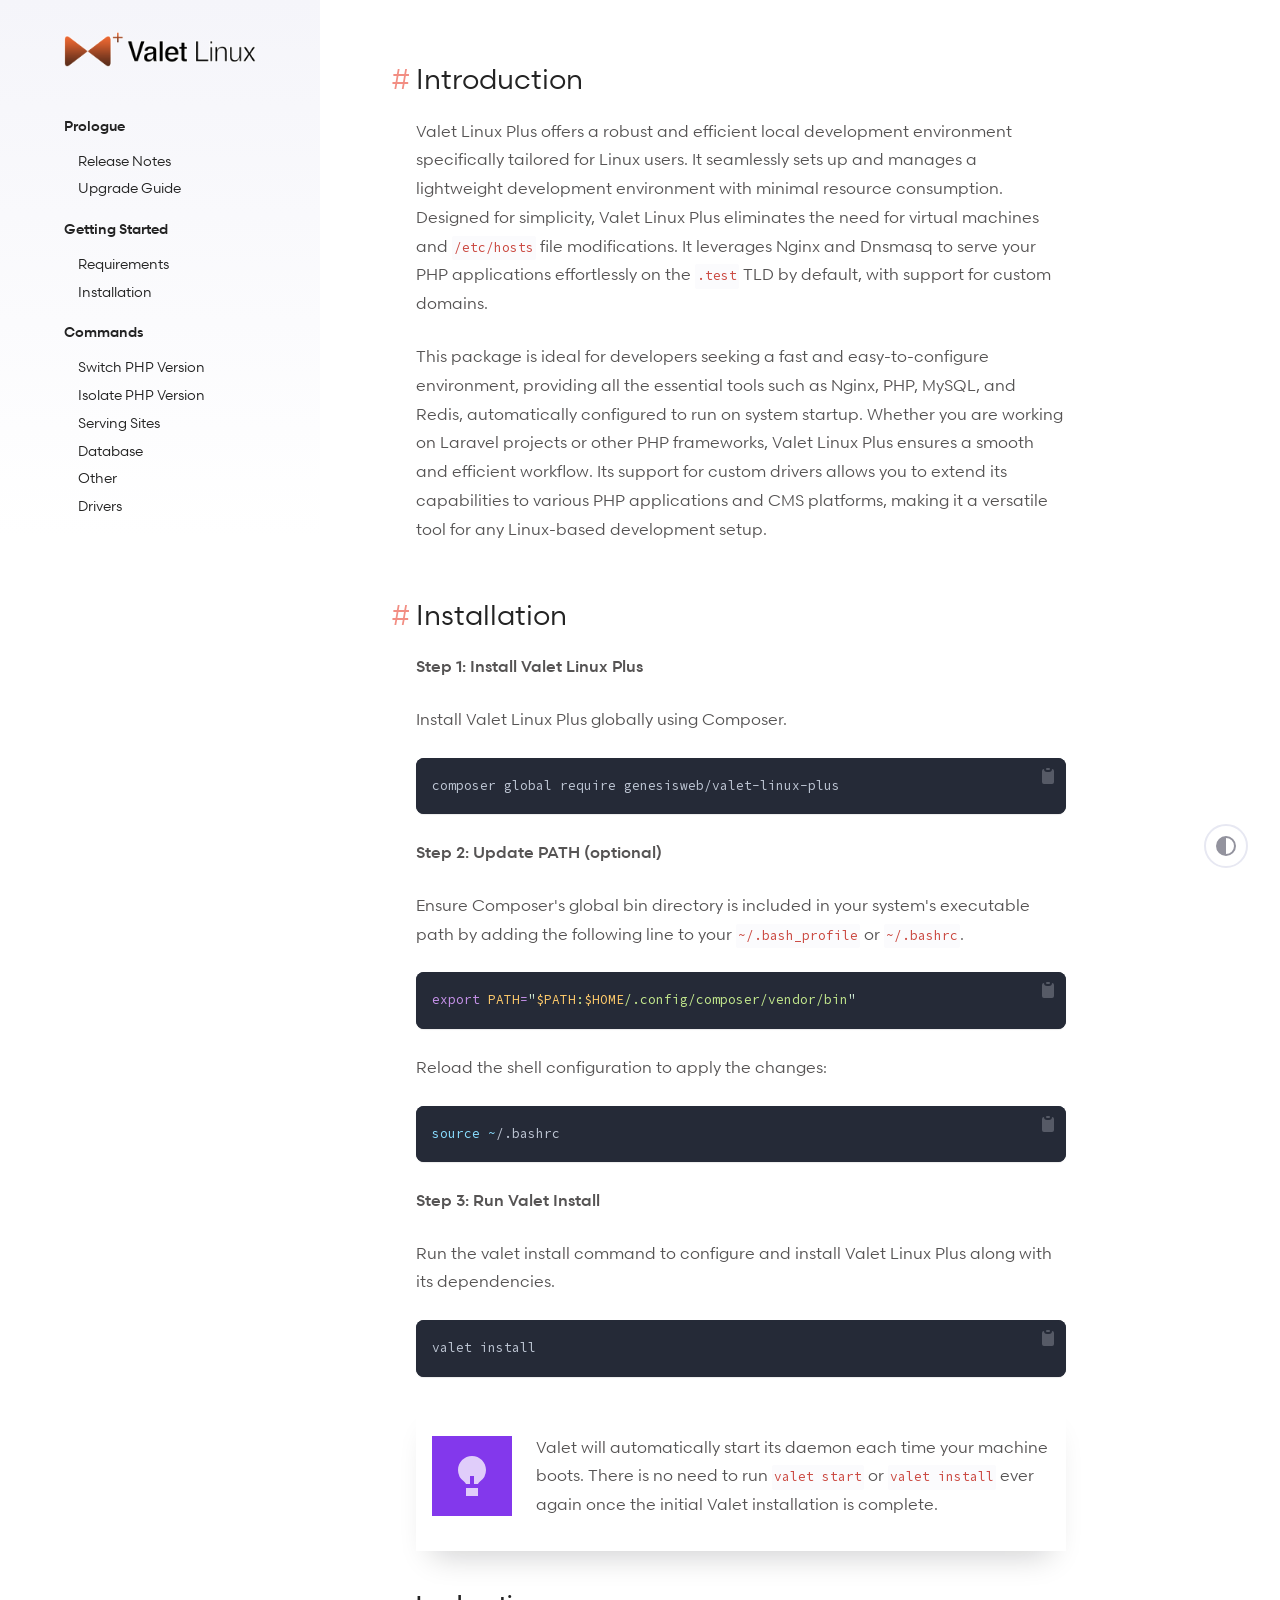
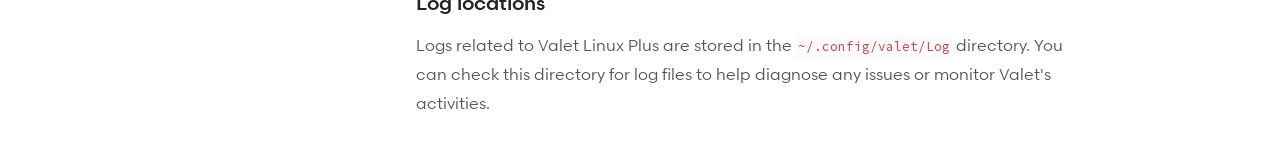
<file: installation.html>
<!DOCTYPE html>
<html lang="en">

<head>
    <meta charset="utf-8">

    <title>Valet Linux Plus - Advanced local development experience for Linux</title>

    <meta name="viewport" content="width=device-width, initial-scale=1, viewport-fit=cover">

        <link rel="canonical" href="installation.html">
    
    <!-- Primary Meta Tags -->
    <meta name="title" content="Valet Linux Plus - Advanced local development experience for Linux">
    <meta name="description" content="Valet Linux Plus. Advanced local development experience for Linux.">

    <!-- Open Graph / Facebook -->
    <meta property="og:type" content="website">
    <meta property="og:url" content="installation.html">
    <meta property="og:title" content="Valet Linux Plus - Advanced local development experience for Linux">
    <meta property="og:description" content="Valet Linux Plus. Advanced local development experience for Linux.">
    <meta property="og:image" content="img/og-image.jpg">

    <!-- Twitter -->
    <meta property="twitter:card" content="summary_large_image">
    <meta property="twitter:url" content="https://valetlinux.plus/">
    <meta property="twitter:title" content="Valet Linux Plus - Advanced local development experience for Linux">
    <meta property="twitter:description" content="Valet Linux Plus. Advanced local development experience for Linux.">
    <meta property="twitter:image" content="img/og-image.jpg">

    <!-- Favicon -->
    <link rel="shortcut icon" href="img/favicon.ico">
    <meta name="theme-color" content="#ffffff">
    <meta name="color-scheme" content="light">
    <link rel="stylesheet" href="css/fonts.css">
    <link rel="preload" as="style" href="css/app.css" /><link rel="modulepreload" href="js/app.js" /><link rel="stylesheet" href="css/app.css" /><script type="module" src="js/app.js"></script>
    
    <script>
    window.matchMedia('(prefers-color-scheme: dark)').addEventListener('change', e => {
        if (localStorage.theme === 'system') {
            if (e.matches) {
                document.documentElement.classList.add('dark');
                document.documentElement.setAttribute('data-theme', 'dark');
            } else {
                document.documentElement.classList.remove('dark');
                document.documentElement.setAttribute('data-theme', 'light');
            }
        }

        updateThemeAndSchemeColor();
    });

    function updateTheme() {
        if (!('theme' in localStorage)) {
            localStorage.theme = 'system';
        }

        switch (localStorage.theme) {
            case 'system':
                if (window.matchMedia('(prefers-color-scheme: dark)').matches) {
                    document.documentElement.classList.add('dark');
                    document.documentElement.setAttribute('data-theme', 'dark');
                } else {
                    document.documentElement.classList.remove('dark');
                    document.documentElement.setAttribute('data-theme', 'light');
                }

                document.documentElement.setAttribute('color-theme', 'system');
                break;

            case 'dark':
                document.documentElement.classList.add('dark');
                document.documentElement.setAttribute('color-theme', 'dark');
                document.documentElement.setAttribute('data-theme', 'dark');
                break;

            case 'light':
                document.documentElement.classList.remove('dark');
                document.documentElement.setAttribute('color-theme', 'light');
                document.documentElement.setAttribute('data-theme', 'light');
                break;
        }

        updateThemeAndSchemeColor();
    }

    function updateThemeAndSchemeColor() {
        if (! alwaysLightMode) {
            if (document.documentElement.classList.contains('dark')) {
                document.querySelector('meta[name="color-scheme"]').setAttribute('content', 'dark');
                document.querySelector('meta[name="theme-color"]').setAttribute('content', '#171923');

                return;
            }

            document.querySelector('meta[name="color-scheme"]').setAttribute('content', 'light');
            document.querySelector('meta[name="theme-color"]').setAttribute('content', '#ffffff');
        }
    }

    const alwaysLightMode = false;

    updateTheme();
</script>
</head>
<body
    x-data="{
        navIsOpen: false,
    }"
    class="w-full h-full font-sans antialiased text-gray-900 language-php"
>

    <a
    id="skip-to-content-link"
    href="installation.html#main-content"
    class="absolute bg-gray-100 px-4 py-2 top-3 left-3 text-gray-700 shadow-xl"
>
    Skip to content
</a>

    <div class="relative overflow-auto dark:bg-dark-700 min-h-screen" id="docsScreen">
        <div class="relative lg:flex lg:items-start">
            <aside class="hidden fixed top-0 bottom-0 left-0 z-20 h-full w-16 bg-gradient-to-b from-gray-100 to-white transition-all duration-300 overflow-hidden lg:sticky lg:w-80 lg:shrink-0 lg:flex lg:flex-col lg:justify-end lg:items-end 2xl:max-w-lg 2xl:w-full dark:from-dark-800 dark:to-dark-700">
                <div class="relative min-h-0 flex-1 flex flex-col xl:w-80">
                    <a href="index.html" class="flex items-center py-8 px-4 lg:px-8 xl:px-16">
                        <img
                            class="shrink-0 transition-all duration-300"
                            src="img/valet-logo.png"
                            alt="Valet"
                        >
                    </a>
                    <div class="overflow-y-auto overflow-x-hidden px-4 lg:overflow-hidden lg:px-8 xl:px-16">
                        <nav id="indexed-nav" class="hidden lg:block lg:mt-4">
                            <div class="docs_sidebar">
                                <ul>
<li>
<h2>Prologue</h2>
<ul>
<li>
<a href="https://github.com/genesisweb/valet-linux-plus/releases">Release Notes</a>
</li>
<li>
<a href="upgrade.html">Upgrade Guide</a>
</li>
</ul>
</li>
<li>
<h2>Getting Started</h2>
<ul>
<li>
<a href="requirements.html">Requirements</a>
</li>
<li>
<a href="installation.html">Installation</a>
</li>
</ul>
</li>
<li>
<h2>Commands</h2>
<ul>
<li>
<a href="php-version.html">Switch PHP Version</a>
</li>
<li>
<a href="isolate-version.html">Isolate PHP Version</a>
</li>
<li>
<a href="serving-sites.html">Serving Sites</a>
</li>
<li>
<a href="database.html">Database</a>
</li>
<li>
<a href="other.html">Other</a>
</li>
<li>
<a href="drivers.html">Drivers</a>
</li>
</ul>
</li>
</ul>

                            </div>
                        </nav>
                    </div>
                </div>
            </aside>

            <header
                class="lg:hidden"
                @keydown.window.escape="navIsOpen = false"
                @click.away="navIsOpen = false"
            >
                <div class="relative mx-auto w-full py-10 bg-white transition duration-200 dark:bg-dark-700">
                    <div class="mx-auto px-8 sm:px-16 flex items-center justify-between">
                        <a href="index.html" class="flex items-center">
                            <img class="" src="img/valet-logo.png" alt="Valet" width="150">
                        </a>
                        <div class="flex-1 flex items-center justify-end">
                            <button id="header__sun" onclick="toSystemMode()" title="Switch to system theme" class="relative w-10 h-10 focus:outline-none focus:shadow-outline text-gray-500">
                                <svg xmlns="http://www.w3.org/2000/svg" class="icon icon-tabler icon-tabler-sun" width="24" height="24" viewBox="0 0 24 24" stroke-width="2" stroke="currentColor" fill="none" stroke-linecap="round" stroke-linejoin="round">
                                    <path stroke="none" d="M0 0h24v24H0z" fill="none"></path>
                                    <circle cx="12" cy="12" r="4"></circle>
                                    <path d="M3 12h1m8 -9v1m8 8h1m-9 8v1m-6.4 -15.4l.7 .7m12.1 -.7l-.7 .7m0 11.4l.7 .7m-12.1 -.7l-.7 .7"></path>
                                 </svg>
                            </button>
                            <button id="header__moon" onclick="toLightMode()" title="Switch to light mode" class="relative w-10 h-10 focus:outline-none focus:shadow-outline text-gray-500">
                                <svg style="width:24px;height:24px" viewBox="0 0 24 24">
                                    <path fill="currentColor" d="M17.75,4.09L15.22,6.03L16.13,9.09L13.5,7.28L10.87,9.09L11.78,6.03L9.25,4.09L12.44,4L13.5,1L14.56,4L17.75,4.09M21.25,11L19.61,12.25L20.2,14.23L18.5,13.06L16.8,14.23L17.39,12.25L15.75,11L17.81,10.95L18.5,9L19.19,10.95L21.25,11M18.97,15.95C19.8,15.87 20.69,17.05 20.16,17.8C19.84,18.25 19.5,18.67 19.08,19.07C15.17,23 8.84,23 4.94,19.07C1.03,15.17 1.03,8.83 4.94,4.93C5.34,4.53 5.76,4.17 6.21,3.85C6.96,3.32 8.14,4.21 8.06,5.04C7.79,7.9 8.75,10.87 10.95,13.06C13.14,15.26 16.1,16.22 18.97,15.95M17.33,17.97C14.5,17.81 11.7,16.64 9.53,14.5C7.36,12.31 6.2,9.5 6.04,6.68C3.23,9.82 3.34,14.64 6.35,17.66C9.37,20.67 14.19,20.78 17.33,17.97Z" />
                                </svg>
                            </button>
                            <button id="header__indeterminate" onclick="toDarkMode()" title="Switch to dark mode" class="relative w-10 h-10 focus:outline-none focus:shadow-outline text-gray-500">
                                <svg style="width:24px;height:24px" viewBox="0 0 24 24">
                                    <path fill="currentColor" d="M12 2A10 10 0 0 0 2 12A10 10 0 0 0 12 22A10 10 0 0 0 22 12A10 10 0 0 0 12 2M12 4A8 8 0 0 1 20 12A8 8 0 0 1 12 20V4Z" />
                                </svg>
                            </button>
                            <button class="ml-2 relative w-10 h-10 p-2 text-red-600 lg:hidden focus:outline-none focus:shadow-outline" aria-label="Menu" @click.prevent="navIsOpen = !navIsOpen">
                                <svg x-show="! navIsOpen" x-transition.opacity class="absolute inset-0 mt-2 ml-2 w-6 h-6" viewBox="0 0 24 24" stroke="currentColor" stroke-width="2" fill="none" stroke-linecap="round" stroke-linejoin="round"><line x1="3" y1="12" x2="21" y2="12"></line><line x1="3" y1="6" x2="21" y2="6"></line><line x1="3" y1="18" x2="21" y2="18"></line></svg>
                                <svg x-show="navIsOpen" x-transition.opacity x-cloak class="absolute inset-0 mt-2 ml-2 w-6 h-6" viewBox="0 0 24 24" stroke="currentColor" stroke-width="2" fill="none" stroke-linecap="round" stroke-linejoin="round"><line x1="18" y1="6" x2="6" y2="18"></line><line x1="6" y1="6" x2="18" y2="18"></line></svg>
                            </button>
                        </div>
                    </div>
                    <span :class="{ 'shadow-sm': navIsOpen }" class="absolute inset-0 z-20 pointer-events-none"></span>
                </div>
                <div
                    x-show="navIsOpen"
                    x-transition:enter="duration-150"
                    x-transition:leave="duration-100 ease-in"
                    x-cloak
                >
                    <nav
                        x-show="navIsOpen"
                        x-cloak
                        class="absolute w-full transform origin-top shadow-sm z-10"
                        x-transition:enter="duration-150 ease-out"
                        x-transition:enter-start="opacity-0 -translate-y-8 scale-75"
                        x-transition:enter-end="opacity-100 scale-100"
                        x-transition:leave="duration-100 ease-in"
                        x-transition:leave-start="opacity-100 scale-100"
                        x-transition:leave-end="opacity-0 -translate-y-8 scale-75"
                    >
                        <div class="relative p-8 bg-white docs_sidebar dark:bg-dark-600">
                            <ul>
<li>
<h2>Prologue</h2>
<ul>
<li>
<a href="https://github.com/genesisweb/valet-linux-plus/releases">Release Notes</a>
</li>
<li>
<a href="upgrade.html">Upgrade Guide</a>
</li>
</ul>
</li>
<li>
<h2>Getting Started</h2>
<ul>
<li>
<a href="requirements.html">Requirements</a>
</li>
<li>
<a href="installation.html">Installation</a>
</li>
</ul>
</li>
<li>
<h2>Commands</h2>
<ul>
<li>
<a href="php-version.html">Switch PHP Version</a>
</li>
<li>
<a href="isolate-version.html">Isolate PHP Version</a>
</li>
<li>
<a href="serving-sites.html">Serving Sites</a>
</li>
<li>
<a href="database.html">Database</a>
</li>
<li>
<a href="other.html">Other</a>
</li>
<li>
<a href="drivers.html">Drivers</a>
</li>
</ul>
</li>
</ul>

                        </div>
                    </nav>
                </div>
            </header>

            <section class="flex-1 dark:bg-dark-700">
                <div class="max-w-screen-lg px-8 sm:px-16 lg:px-24">

                    <section class="mt-8 md:mt-16">
                        <section class="docs_main max-w-prose">
                            <div id="main-content">
    <ul>
<li></li>
</ul>
<p><a name="introduction"></a></p>
<h2>Introduction</h2>
<p>Valet Linux Plus offers a robust and efficient local development environment specifically tailored for Linux users. It seamlessly sets up and manages a lightweight development environment with minimal resource consumption. Designed for simplicity, Valet Linux Plus eliminates the need for virtual machines and <code>/etc/hosts</code> file modifications. It leverages Nginx and Dnsmasq to serve your PHP applications effortlessly on the <code>.test</code> TLD by default, with support for custom domains.</p>
<p>This package is ideal for developers seeking a fast and easy-to-configure environment, providing all the essential tools such as Nginx, PHP, MySQL, and Redis, automatically configured to run on system startup. Whether you are working on Laravel projects or other PHP frameworks, Valet Linux Plus ensures a smooth and efficient workflow. Its support for custom drivers allows you to extend its capabilities to various PHP applications and CMS platforms, making it a versatile tool for any Linux-based development setup.</p>
<p><a name="installation"></a></p>
<h2>Installation</h2>
<p><strong>Step 1: Install Valet Linux Plus</strong></p>
<p>Install Valet Linux Plus globally using Composer.</p>
<div class="code-container">
<pre><code data-theme="olaolu-palenight" data-lang="shell" class='torchlight' style='background-color: #292D3E; --theme-selection-background: #7580B850;'><!-- Syntax highlighted by torchlight.dev --><div class='line'><span style="color: #BFC7D5;">composer </span><span style="color: #BFC7D5;">global</span><span style="color: #BFC7D5;"> </span><span style="color: #BFC7D5;">require</span><span style="color: #BFC7D5;"> </span><span style="color: #BFC7D5;">genesisweb/valet-linux-plus</span></div></code></pre>
</div>
<p><strong>Step 2: Update PATH (optional)</strong></p>
<p>Ensure Composer's global bin directory is included in your system's executable path by adding the following line to your <code>~/.bash_profile</code> or <code>~/.bashrc</code>.</p>
<div class="code-container">
<pre><code data-theme="olaolu-palenight" data-lang="shell" class='torchlight' style='background-color: #292D3E; --theme-selection-background: #7580B850;'><!-- Syntax highlighted by torchlight.dev --><div class='line'><span style="color: #C792EA;">export</span><span style="color: #BFC7D5;"> </span><span style="color: #FFCB6B;">PATH</span><span style="color: #C792EA;">=</span><span style="color: #D9F5DD;">&quot;</span><span style="color: #FFCB6B;">$PATH</span><span style="color: #C3E88D;">:</span><span style="color: #FFCB6B;">$HOME</span><span style="color: #C3E88D;">/.config/composer/vendor/bin</span><span style="color: #D9F5DD;">&quot;</span></div></code></pre>
</div>
<p>Reload the shell configuration to apply the changes:</p>
<div class="code-container">
<pre><code data-theme="olaolu-palenight" data-lang="shell" class='torchlight' style='background-color: #292D3E; --theme-selection-background: #7580B850;'><!-- Syntax highlighted by torchlight.dev --><div class='line'><span style="color: #89DDFF;">source</span><span style="color: #BFC7D5;"> </span><span style="color: #89DDFF;">~</span><span style="color: #BFC7D5;">/.bashrc</span></div></code></pre>
</div>
<p><strong>Step 3: Run Valet Install</strong></p>
<p>Run the valet install command to configure and install Valet Linux Plus along with its dependencies.</p>
<div class="code-container">
<pre><code data-theme="olaolu-palenight" data-lang="shell" class='torchlight' style='background-color: #292D3E; --theme-selection-background: #7580B850;'><!-- Syntax highlighted by torchlight.dev --><div class='line'><span style="color: #BFC7D5;">valet </span><span style="color: #BFC7D5;">install</span></div></code></pre>
</div>
<blockquote>
<p>[!NOTE]
Valet will automatically start its daemon each time your machine boots. There is no need to run <code>valet start</code> or <code>valet install</code> ever again once the initial Valet installation is complete.</p>
</blockquote>
<h3>Log locations</h3>
<p>Logs related to Valet Linux Plus are stored in the <code>~/.config/valet/Log</code> directory. You can check this directory for log files to help diagnose any issues or monitor Valet's activities.</p>
</div>
                        </section>
                    </section>
                </div>
            </section>

            <div class="max-lg:hidden fixed right-8 bottom-8 border-2 border-solid rounded-3xl">
                <div class="flex-1 flex items-center justify-end">
                    <button id="header__sun" onclick="toSystemMode()" title="Switch to system theme" class="relative w-10 h-10 focus:outline-none focus:shadow-outline text-gray-500">
                        <svg xmlns="http://www.w3.org/2000/svg" class="icon icon-tabler icon-tabler-sun m-auto" width="24" height="24" viewBox="0 0 24 24" stroke-width="2" stroke="currentColor" fill="none" stroke-linecap="round" stroke-linejoin="round">
                            <path stroke="none" d="M0 0h24v24H0z" fill="none"></path>
                            <circle cx="12" cy="12" r="4"></circle>
                            <path d="M3 12h1m8 -9v1m8 8h1m-9 8v1m-6.4 -15.4l.7 .7m12.1 -.7l-.7 .7m0 11.4l.7 .7m-12.1 -.7l-.7 .7"></path>
                        </svg>
                    </button>
                    <button id="header__moon" onclick="toLightMode()" title="Switch to light mode" class="relative w-10 h-10 focus:outline-none focus:shadow-outline text-gray-500">
                        <svg style="width:24px;height:24px" viewBox="0 0 24 24" class=" m-auto">
                            <path fill="currentColor" d="M17.75,4.09L15.22,6.03L16.13,9.09L13.5,7.28L10.87,9.09L11.78,6.03L9.25,4.09L12.44,4L13.5,1L14.56,4L17.75,4.09M21.25,11L19.61,12.25L20.2,14.23L18.5,13.06L16.8,14.23L17.39,12.25L15.75,11L17.81,10.95L18.5,9L19.19,10.95L21.25,11M18.97,15.95C19.8,15.87 20.69,17.05 20.16,17.8C19.84,18.25 19.5,18.67 19.08,19.07C15.17,23 8.84,23 4.94,19.07C1.03,15.17 1.03,8.83 4.94,4.93C5.34,4.53 5.76,4.17 6.21,3.85C6.96,3.32 8.14,4.21 8.06,5.04C7.79,7.9 8.75,10.87 10.95,13.06C13.14,15.26 16.1,16.22 18.97,15.95M17.33,17.97C14.5,17.81 11.7,16.64 9.53,14.5C7.36,12.31 6.2,9.5 6.04,6.68C3.23,9.82 3.34,14.64 6.35,17.66C9.37,20.67 14.19,20.78 17.33,17.97Z" />
                        </svg>
                    </button>
                    <button id="header__indeterminate" onclick="toDarkMode()" title="Switch to dark mode" class="relative w-10 h-10 focus:outline-none focus:shadow-outline text-gray-500">
                        <svg style="width:24px;height:24px" viewBox="0 0 24 24" class=" m-auto">
                            <path fill="currentColor" d="M12 2A10 10 0 0 0 2 12A10 10 0 0 0 12 22A10 10 0 0 0 22 12A10 10 0 0 0 12 2M12 4A8 8 0 0 1 20 12A8 8 0 0 1 12 20V4Z" />
                        </svg>
                    </button>
                </div>
            </div>
        </div>
    </div>
</body>
</html>
</file>
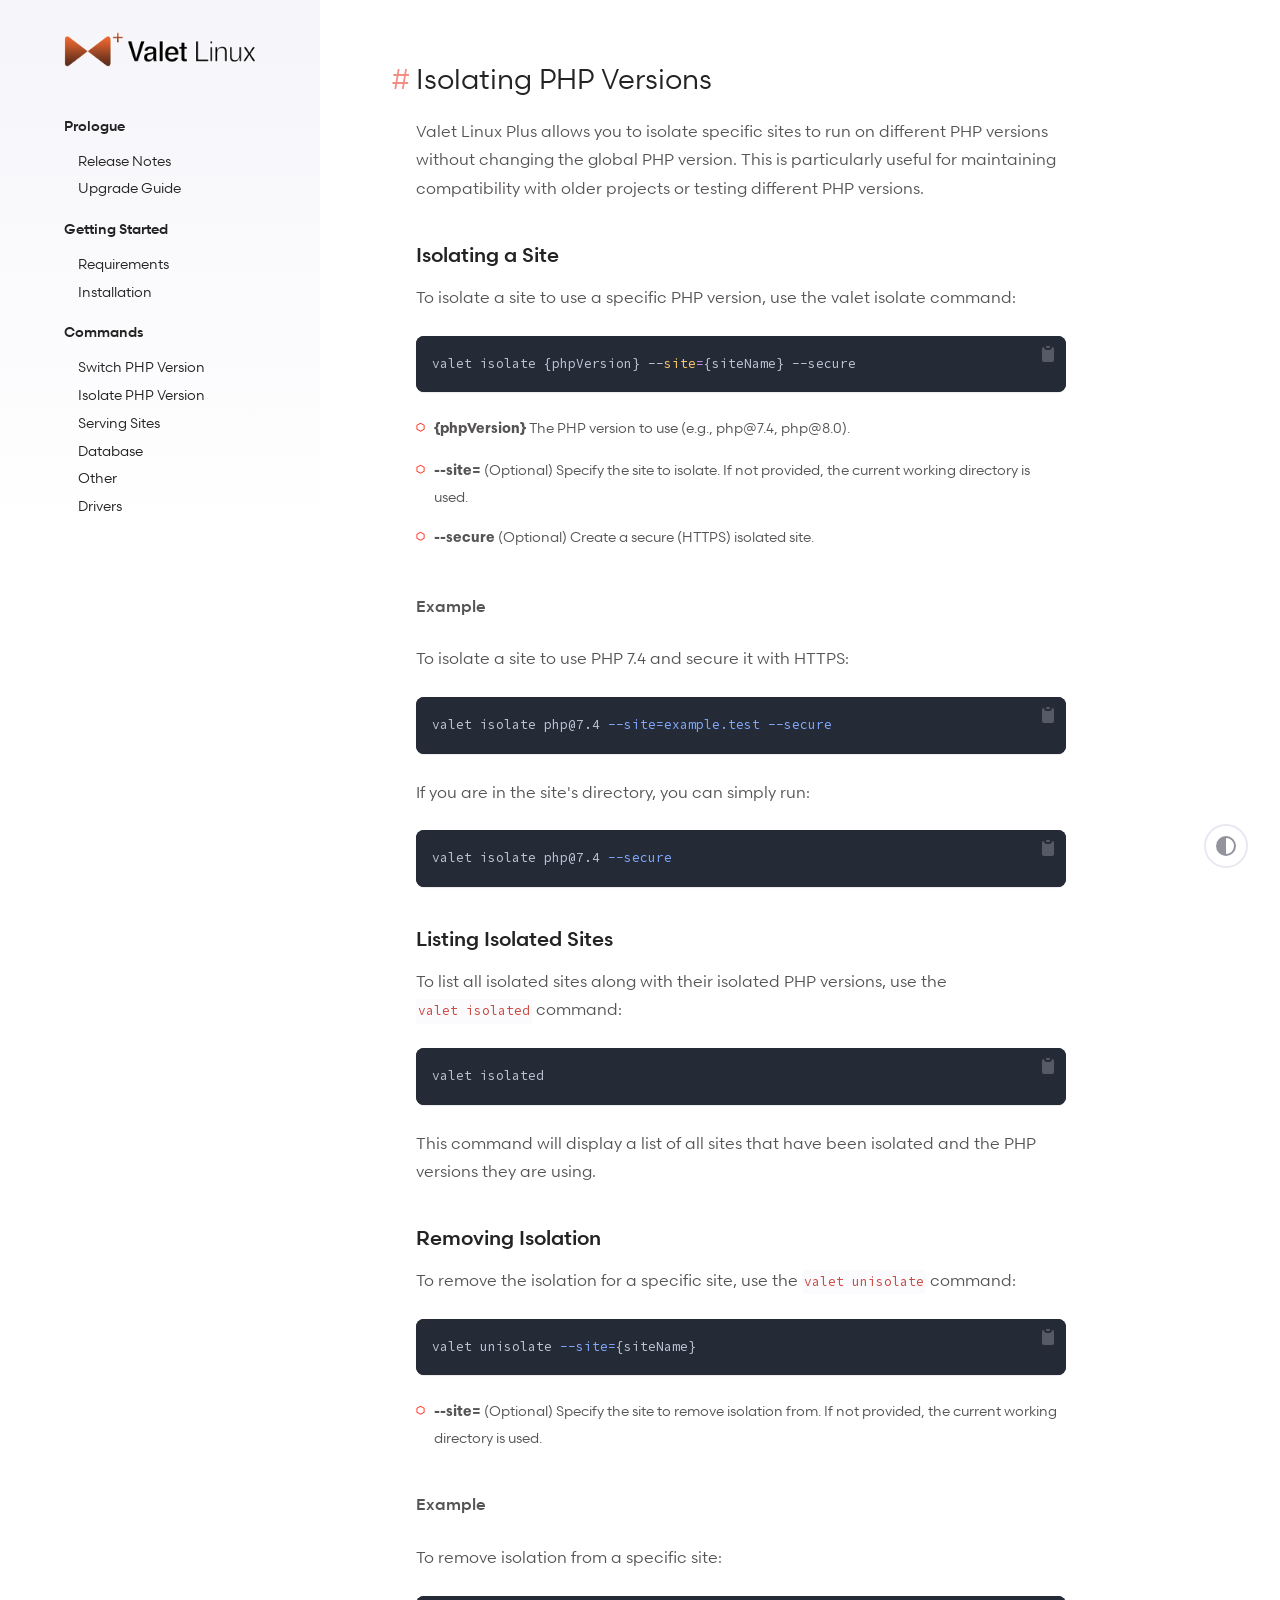
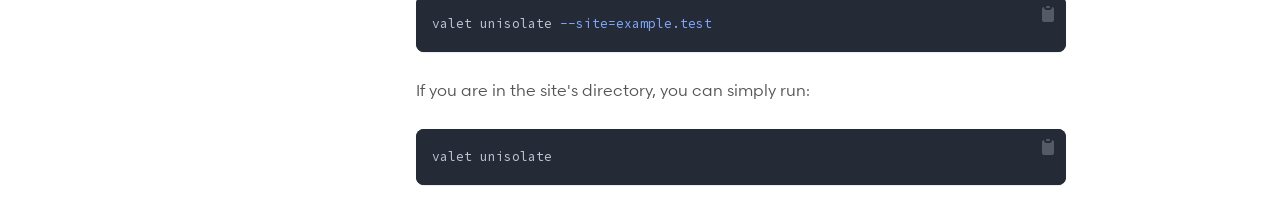
<file: isolate-version.html>
<!DOCTYPE html>
<html lang="en">

<head>
    <meta charset="utf-8">

    <title>Valet Linux Plus - Advanced local development experience for Linux</title>

    <meta name="viewport" content="width=device-width, initial-scale=1, viewport-fit=cover">

        <link rel="canonical" href="isolate-version.html">
    
    <!-- Primary Meta Tags -->
    <meta name="title" content="Valet Linux Plus - Advanced local development experience for Linux">
    <meta name="description" content="Valet Linux Plus. Advanced local development experience for Linux.">

    <!-- Open Graph / Facebook -->
    <meta property="og:type" content="website">
    <meta property="og:url" content="isolate-version.html">
    <meta property="og:title" content="Valet Linux Plus - Advanced local development experience for Linux">
    <meta property="og:description" content="Valet Linux Plus. Advanced local development experience for Linux.">
    <meta property="og:image" content="img/og-image.jpg">

    <!-- Twitter -->
    <meta property="twitter:card" content="summary_large_image">
    <meta property="twitter:url" content="https://valetlinux.plus/">
    <meta property="twitter:title" content="Valet Linux Plus - Advanced local development experience for Linux">
    <meta property="twitter:description" content="Valet Linux Plus. Advanced local development experience for Linux.">
    <meta property="twitter:image" content="img/og-image.jpg">

    <!-- Favicon -->
    <link rel="shortcut icon" href="img/favicon.ico">
    <meta name="theme-color" content="#ffffff">
    <meta name="color-scheme" content="light">
    <link rel="stylesheet" href="css/fonts.css">
    <link rel="preload" as="style" href="css/app.css" /><link rel="modulepreload" href="js/app.js" /><link rel="stylesheet" href="css/app.css" /><script type="module" src="js/app.js"></script>
    
    <script>
    window.matchMedia('(prefers-color-scheme: dark)').addEventListener('change', e => {
        if (localStorage.theme === 'system') {
            if (e.matches) {
                document.documentElement.classList.add('dark');
                document.documentElement.setAttribute('data-theme', 'dark');
            } else {
                document.documentElement.classList.remove('dark');
                document.documentElement.setAttribute('data-theme', 'light');
            }
        }

        updateThemeAndSchemeColor();
    });

    function updateTheme() {
        if (!('theme' in localStorage)) {
            localStorage.theme = 'system';
        }

        switch (localStorage.theme) {
            case 'system':
                if (window.matchMedia('(prefers-color-scheme: dark)').matches) {
                    document.documentElement.classList.add('dark');
                    document.documentElement.setAttribute('data-theme', 'dark');
                } else {
                    document.documentElement.classList.remove('dark');
                    document.documentElement.setAttribute('data-theme', 'light');
                }

                document.documentElement.setAttribute('color-theme', 'system');
                break;

            case 'dark':
                document.documentElement.classList.add('dark');
                document.documentElement.setAttribute('color-theme', 'dark');
                document.documentElement.setAttribute('data-theme', 'dark');
                break;

            case 'light':
                document.documentElement.classList.remove('dark');
                document.documentElement.setAttribute('color-theme', 'light');
                document.documentElement.setAttribute('data-theme', 'light');
                break;
        }

        updateThemeAndSchemeColor();
    }

    function updateThemeAndSchemeColor() {
        if (! alwaysLightMode) {
            if (document.documentElement.classList.contains('dark')) {
                document.querySelector('meta[name="color-scheme"]').setAttribute('content', 'dark');
                document.querySelector('meta[name="theme-color"]').setAttribute('content', '#171923');

                return;
            }

            document.querySelector('meta[name="color-scheme"]').setAttribute('content', 'light');
            document.querySelector('meta[name="theme-color"]').setAttribute('content', '#ffffff');
        }
    }

    const alwaysLightMode = false;

    updateTheme();
</script>
</head>
<body
    x-data="{
        navIsOpen: false,
    }"
    class="w-full h-full font-sans antialiased text-gray-900 language-php"
>

    <a
    id="skip-to-content-link"
    href="isolate-version.html#main-content"
    class="absolute bg-gray-100 px-4 py-2 top-3 left-3 text-gray-700 shadow-xl"
>
    Skip to content
</a>

    <div class="relative overflow-auto dark:bg-dark-700 min-h-screen" id="docsScreen">
        <div class="relative lg:flex lg:items-start">
            <aside class="hidden fixed top-0 bottom-0 left-0 z-20 h-full w-16 bg-gradient-to-b from-gray-100 to-white transition-all duration-300 overflow-hidden lg:sticky lg:w-80 lg:shrink-0 lg:flex lg:flex-col lg:justify-end lg:items-end 2xl:max-w-lg 2xl:w-full dark:from-dark-800 dark:to-dark-700">
                <div class="relative min-h-0 flex-1 flex flex-col xl:w-80">
                    <a href="index.html" class="flex items-center py-8 px-4 lg:px-8 xl:px-16">
                        <img
                            class="shrink-0 transition-all duration-300"
                            src="img/valet-logo.png"
                            alt="Valet"
                        >
                    </a>
                    <div class="overflow-y-auto overflow-x-hidden px-4 lg:overflow-hidden lg:px-8 xl:px-16">
                        <nav id="indexed-nav" class="hidden lg:block lg:mt-4">
                            <div class="docs_sidebar">
                                <ul>
<li>
<h2>Prologue</h2>
<ul>
<li>
<a href="https://github.com/genesisweb/valet-linux-plus/releases">Release Notes</a>
</li>
<li>
<a href="upgrade.html">Upgrade Guide</a>
</li>
</ul>
</li>
<li>
<h2>Getting Started</h2>
<ul>
<li>
<a href="requirements.html">Requirements</a>
</li>
<li>
<a href="installation.html">Installation</a>
</li>
</ul>
</li>
<li>
<h2>Commands</h2>
<ul>
<li>
<a href="php-version.html">Switch PHP Version</a>
</li>
<li>
<a href="isolate-version.html">Isolate PHP Version</a>
</li>
<li>
<a href="serving-sites.html">Serving Sites</a>
</li>
<li>
<a href="database.html">Database</a>
</li>
<li>
<a href="other.html">Other</a>
</li>
<li>
<a href="drivers.html">Drivers</a>
</li>
</ul>
</li>
</ul>

                            </div>
                        </nav>
                    </div>
                </div>
            </aside>

            <header
                class="lg:hidden"
                @keydown.window.escape="navIsOpen = false"
                @click.away="navIsOpen = false"
            >
                <div class="relative mx-auto w-full py-10 bg-white transition duration-200 dark:bg-dark-700">
                    <div class="mx-auto px-8 sm:px-16 flex items-center justify-between">
                        <a href="index.html" class="flex items-center">
                            <img class="" src="img/valet-logo.png" alt="Valet" width="150">
                        </a>
                        <div class="flex-1 flex items-center justify-end">
                            <button id="header__sun" onclick="toSystemMode()" title="Switch to system theme" class="relative w-10 h-10 focus:outline-none focus:shadow-outline text-gray-500">
                                <svg xmlns="http://www.w3.org/2000/svg" class="icon icon-tabler icon-tabler-sun" width="24" height="24" viewBox="0 0 24 24" stroke-width="2" stroke="currentColor" fill="none" stroke-linecap="round" stroke-linejoin="round">
                                    <path stroke="none" d="M0 0h24v24H0z" fill="none"></path>
                                    <circle cx="12" cy="12" r="4"></circle>
                                    <path d="M3 12h1m8 -9v1m8 8h1m-9 8v1m-6.4 -15.4l.7 .7m12.1 -.7l-.7 .7m0 11.4l.7 .7m-12.1 -.7l-.7 .7"></path>
                                 </svg>
                            </button>
                            <button id="header__moon" onclick="toLightMode()" title="Switch to light mode" class="relative w-10 h-10 focus:outline-none focus:shadow-outline text-gray-500">
                                <svg style="width:24px;height:24px" viewBox="0 0 24 24">
                                    <path fill="currentColor" d="M17.75,4.09L15.22,6.03L16.13,9.09L13.5,7.28L10.87,9.09L11.78,6.03L9.25,4.09L12.44,4L13.5,1L14.56,4L17.75,4.09M21.25,11L19.61,12.25L20.2,14.23L18.5,13.06L16.8,14.23L17.39,12.25L15.75,11L17.81,10.95L18.5,9L19.19,10.95L21.25,11M18.97,15.95C19.8,15.87 20.69,17.05 20.16,17.8C19.84,18.25 19.5,18.67 19.08,19.07C15.17,23 8.84,23 4.94,19.07C1.03,15.17 1.03,8.83 4.94,4.93C5.34,4.53 5.76,4.17 6.21,3.85C6.96,3.32 8.14,4.21 8.06,5.04C7.79,7.9 8.75,10.87 10.95,13.06C13.14,15.26 16.1,16.22 18.97,15.95M17.33,17.97C14.5,17.81 11.7,16.64 9.53,14.5C7.36,12.31 6.2,9.5 6.04,6.68C3.23,9.82 3.34,14.64 6.35,17.66C9.37,20.67 14.19,20.78 17.33,17.97Z" />
                                </svg>
                            </button>
                            <button id="header__indeterminate" onclick="toDarkMode()" title="Switch to dark mode" class="relative w-10 h-10 focus:outline-none focus:shadow-outline text-gray-500">
                                <svg style="width:24px;height:24px" viewBox="0 0 24 24">
                                    <path fill="currentColor" d="M12 2A10 10 0 0 0 2 12A10 10 0 0 0 12 22A10 10 0 0 0 22 12A10 10 0 0 0 12 2M12 4A8 8 0 0 1 20 12A8 8 0 0 1 12 20V4Z" />
                                </svg>
                            </button>
                            <button class="ml-2 relative w-10 h-10 p-2 text-red-600 lg:hidden focus:outline-none focus:shadow-outline" aria-label="Menu" @click.prevent="navIsOpen = !navIsOpen">
                                <svg x-show="! navIsOpen" x-transition.opacity class="absolute inset-0 mt-2 ml-2 w-6 h-6" viewBox="0 0 24 24" stroke="currentColor" stroke-width="2" fill="none" stroke-linecap="round" stroke-linejoin="round"><line x1="3" y1="12" x2="21" y2="12"></line><line x1="3" y1="6" x2="21" y2="6"></line><line x1="3" y1="18" x2="21" y2="18"></line></svg>
                                <svg x-show="navIsOpen" x-transition.opacity x-cloak class="absolute inset-0 mt-2 ml-2 w-6 h-6" viewBox="0 0 24 24" stroke="currentColor" stroke-width="2" fill="none" stroke-linecap="round" stroke-linejoin="round"><line x1="18" y1="6" x2="6" y2="18"></line><line x1="6" y1="6" x2="18" y2="18"></line></svg>
                            </button>
                        </div>
                    </div>
                    <span :class="{ 'shadow-sm': navIsOpen }" class="absolute inset-0 z-20 pointer-events-none"></span>
                </div>
                <div
                    x-show="navIsOpen"
                    x-transition:enter="duration-150"
                    x-transition:leave="duration-100 ease-in"
                    x-cloak
                >
                    <nav
                        x-show="navIsOpen"
                        x-cloak
                        class="absolute w-full transform origin-top shadow-sm z-10"
                        x-transition:enter="duration-150 ease-out"
                        x-transition:enter-start="opacity-0 -translate-y-8 scale-75"
                        x-transition:enter-end="opacity-100 scale-100"
                        x-transition:leave="duration-100 ease-in"
                        x-transition:leave-start="opacity-100 scale-100"
                        x-transition:leave-end="opacity-0 -translate-y-8 scale-75"
                    >
                        <div class="relative p-8 bg-white docs_sidebar dark:bg-dark-600">
                            <ul>
<li>
<h2>Prologue</h2>
<ul>
<li>
<a href="https://github.com/genesisweb/valet-linux-plus/releases">Release Notes</a>
</li>
<li>
<a href="upgrade.html">Upgrade Guide</a>
</li>
</ul>
</li>
<li>
<h2>Getting Started</h2>
<ul>
<li>
<a href="requirements.html">Requirements</a>
</li>
<li>
<a href="installation.html">Installation</a>
</li>
</ul>
</li>
<li>
<h2>Commands</h2>
<ul>
<li>
<a href="php-version.html">Switch PHP Version</a>
</li>
<li>
<a href="isolate-version.html">Isolate PHP Version</a>
</li>
<li>
<a href="serving-sites.html">Serving Sites</a>
</li>
<li>
<a href="database.html">Database</a>
</li>
<li>
<a href="other.html">Other</a>
</li>
<li>
<a href="drivers.html">Drivers</a>
</li>
</ul>
</li>
</ul>

                        </div>
                    </nav>
                </div>
            </header>

            <section class="flex-1 dark:bg-dark-700">
                <div class="max-w-screen-lg px-8 sm:px-16 lg:px-24">

                    <section class="mt-8 md:mt-16">
                        <section class="docs_main max-w-prose">
                            <div id="main-content">
    <ul>
<li></li>
</ul>
<p><a name="isolating-php-versions"></a></p>
<h2>Isolating PHP Versions</h2>
<p>Valet Linux Plus allows you to isolate specific sites to run on different PHP versions without changing the global PHP version. This is particularly useful for maintaining compatibility with older projects or testing different PHP versions.</p>
<h3>Isolating a Site</h3>
<p>To isolate a site to use a specific PHP version, use the valet isolate command:</p>
<div class="code-container">
<pre><code data-theme="olaolu-palenight" data-lang="shell" class='torchlight' style='background-color: #292D3E; --theme-selection-background: #7580B850;'><!-- Syntax highlighted by torchlight.dev --><div class='line'><span style="color: #BFC7D5;">valet </span><span style="color: #BFC7D5;">isolate</span><span style="color: #BFC7D5;"> {phpVersion} --</span><span style="color: #FFCB6B;">site</span><span style="color: #C792EA;">=</span><span style="color: #BFC7D5;">{siteName} --secure</span></div></code></pre>
</div>
<ul>
<li>
<strong>{phpVersion}</strong> The PHP version to use (e.g., php@7.4, php@8.0).</li>
<li>
<strong>--site=</strong> (Optional) Specify the site to isolate. If not provided, the current working directory is used.</li>
<li>
<strong>--secure</strong> (Optional) Create a secure (HTTPS) isolated site.</li>
</ul>
<p><strong>Example</strong></p>
<p>To isolate a site to use PHP 7.4 and secure it with HTTPS:</p>
<div class="code-container">
<pre><code data-theme="olaolu-palenight" data-lang="shell" class='torchlight' style='background-color: #292D3E; --theme-selection-background: #7580B850;'><!-- Syntax highlighted by torchlight.dev --><div class='line'><span style="color: #BFC7D5;">valet </span><span style="color: #BFC7D5;">isolate</span><span style="color: #BFC7D5;"> </span><span style="color: #BFC7D5;">php@7.4</span><span style="color: #BFC7D5;"> </span><span style="color: #82AAFF;">--site=example.test</span><span style="color: #BFC7D5;"> </span><span style="color: #82AAFF;">--secure</span></div></code></pre>
</div>
<p>If you are in the site's directory, you can simply run:</p>
<div class="code-container">
<pre><code data-theme="olaolu-palenight" data-lang="shell" class='torchlight' style='background-color: #292D3E; --theme-selection-background: #7580B850;'><!-- Syntax highlighted by torchlight.dev --><div class='line'><span style="color: #BFC7D5;">valet </span><span style="color: #BFC7D5;">isolate</span><span style="color: #BFC7D5;"> </span><span style="color: #BFC7D5;">php@7.4</span><span style="color: #BFC7D5;"> </span><span style="color: #82AAFF;">--secure</span></div></code></pre>
</div>
<h3>Listing Isolated Sites</h3>
<p>To list all isolated sites along with their isolated PHP versions, use the <code>valet isolated</code> command:</p>
<div class="code-container">
<pre><code data-theme="olaolu-palenight" data-lang="shell" class='torchlight' style='background-color: #292D3E; --theme-selection-background: #7580B850;'><!-- Syntax highlighted by torchlight.dev --><div class='line'><span style="color: #BFC7D5;">valet </span><span style="color: #BFC7D5;">isolated</span></div></code></pre>
</div>
<p>This command will display a list of all sites that have been isolated and the PHP versions they are using.</p>
<h3>Removing Isolation</h3>
<p>To remove the isolation for a specific site, use the <code>valet unisolate</code> command:</p>
<div class="code-container">
<pre><code data-theme="olaolu-palenight" data-lang="shell" class='torchlight' style='background-color: #292D3E; --theme-selection-background: #7580B850;'><!-- Syntax highlighted by torchlight.dev --><div class='line'><span style="color: #BFC7D5;">valet </span><span style="color: #BFC7D5;">unisolate</span><span style="color: #BFC7D5;"> </span><span style="color: #82AAFF;">--site=</span><span style="color: #BFC7D5;">{siteName}</span></div></code></pre>
</div>
<ul>
<li>
<strong>--site=</strong> (Optional) Specify the site to remove isolation from. If not provided, the current working directory is used.</li>
</ul>
<p><strong>Example</strong></p>
<p>To remove isolation from a specific site:</p>
<div class="code-container">
<pre><code data-theme="olaolu-palenight" data-lang="shell" class='torchlight' style='background-color: #292D3E; --theme-selection-background: #7580B850;'><!-- Syntax highlighted by torchlight.dev --><div class='line'><span style="color: #BFC7D5;">valet </span><span style="color: #BFC7D5;">unisolate</span><span style="color: #BFC7D5;"> </span><span style="color: #82AAFF;">--site=example.test</span></div></code></pre>
</div>
<p>If you are in the site's directory, you can simply run:</p>
<div class="code-container">
<pre><code data-theme="olaolu-palenight" data-lang="shell" class='torchlight' style='background-color: #292D3E; --theme-selection-background: #7580B850;'><!-- Syntax highlighted by torchlight.dev --><div class='line'><span style="color: #BFC7D5;">valet </span><span style="color: #BFC7D5;">unisolate</span></div></code></pre>
</div>
</div>
                        </section>
                    </section>
                </div>
            </section>

            <div class="max-lg:hidden fixed right-8 bottom-8 border-2 border-solid rounded-3xl">
                <div class="flex-1 flex items-center justify-end">
                    <button id="header__sun" onclick="toSystemMode()" title="Switch to system theme" class="relative w-10 h-10 focus:outline-none focus:shadow-outline text-gray-500">
                        <svg xmlns="http://www.w3.org/2000/svg" class="icon icon-tabler icon-tabler-sun m-auto" width="24" height="24" viewBox="0 0 24 24" stroke-width="2" stroke="currentColor" fill="none" stroke-linecap="round" stroke-linejoin="round">
                            <path stroke="none" d="M0 0h24v24H0z" fill="none"></path>
                            <circle cx="12" cy="12" r="4"></circle>
                            <path d="M3 12h1m8 -9v1m8 8h1m-9 8v1m-6.4 -15.4l.7 .7m12.1 -.7l-.7 .7m0 11.4l.7 .7m-12.1 -.7l-.7 .7"></path>
                        </svg>
                    </button>
                    <button id="header__moon" onclick="toLightMode()" title="Switch to light mode" class="relative w-10 h-10 focus:outline-none focus:shadow-outline text-gray-500">
                        <svg style="width:24px;height:24px" viewBox="0 0 24 24" class=" m-auto">
                            <path fill="currentColor" d="M17.75,4.09L15.22,6.03L16.13,9.09L13.5,7.28L10.87,9.09L11.78,6.03L9.25,4.09L12.44,4L13.5,1L14.56,4L17.75,4.09M21.25,11L19.61,12.25L20.2,14.23L18.5,13.06L16.8,14.23L17.39,12.25L15.75,11L17.81,10.95L18.5,9L19.19,10.95L21.25,11M18.97,15.95C19.8,15.87 20.69,17.05 20.16,17.8C19.84,18.25 19.5,18.67 19.08,19.07C15.17,23 8.84,23 4.94,19.07C1.03,15.17 1.03,8.83 4.94,4.93C5.34,4.53 5.76,4.17 6.21,3.85C6.96,3.32 8.14,4.21 8.06,5.04C7.79,7.9 8.75,10.87 10.95,13.06C13.14,15.26 16.1,16.22 18.97,15.95M17.33,17.97C14.5,17.81 11.7,16.64 9.53,14.5C7.36,12.31 6.2,9.5 6.04,6.68C3.23,9.82 3.34,14.64 6.35,17.66C9.37,20.67 14.19,20.78 17.33,17.97Z" />
                        </svg>
                    </button>
                    <button id="header__indeterminate" onclick="toDarkMode()" title="Switch to dark mode" class="relative w-10 h-10 focus:outline-none focus:shadow-outline text-gray-500">
                        <svg style="width:24px;height:24px" viewBox="0 0 24 24" class=" m-auto">
                            <path fill="currentColor" d="M12 2A10 10 0 0 0 2 12A10 10 0 0 0 12 22A10 10 0 0 0 22 12A10 10 0 0 0 12 2M12 4A8 8 0 0 1 20 12A8 8 0 0 1 12 20V4Z" />
                        </svg>
                    </button>
                </div>
            </div>
        </div>
    </div></body>
</html>
</file>
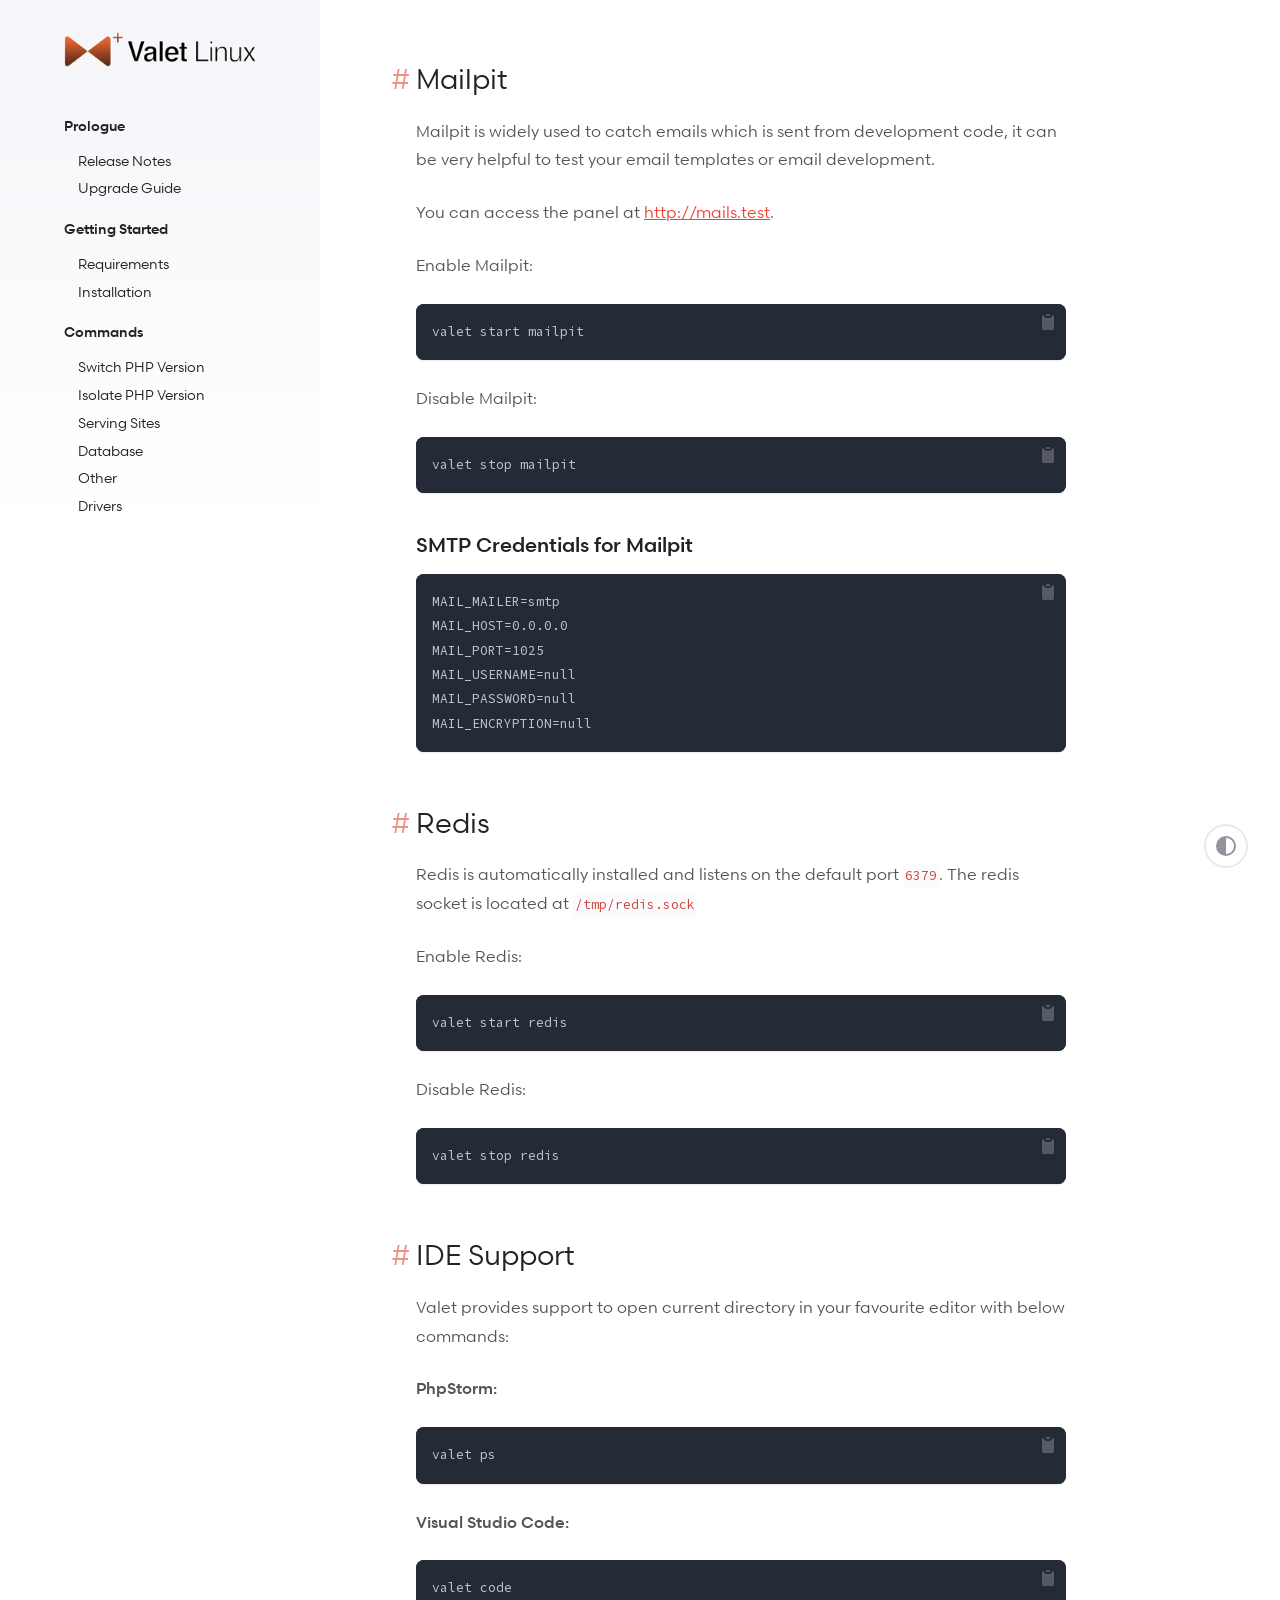
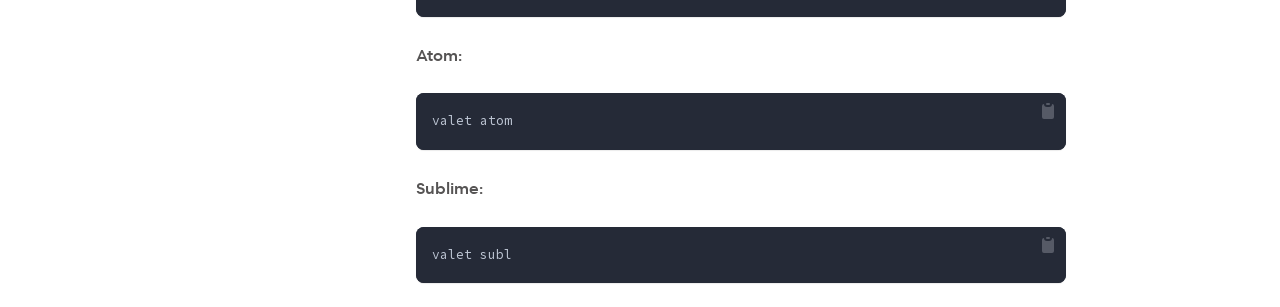
<file: other.html>
<!DOCTYPE html>
<html lang="en">

<head>
    <meta charset="utf-8">

    <title>Valet Linux Plus - Advanced local development experience for Linux</title>

    <meta name="viewport" content="width=device-width, initial-scale=1, viewport-fit=cover">

        <link rel="canonical" href="other.html">
    
    <!-- Primary Meta Tags -->
    <meta name="title" content="Valet Linux Plus - Advanced local development experience for Linux">
    <meta name="description" content="Valet Linux Plus. Advanced local development experience for Linux.">

    <!-- Open Graph / Facebook -->
    <meta property="og:type" content="website">
    <meta property="og:url" content="other.html">
    <meta property="og:title" content="Valet Linux Plus - Advanced local development experience for Linux">
    <meta property="og:description" content="Valet Linux Plus. Advanced local development experience for Linux.">
    <meta property="og:image" content="img/og-image.jpg">

    <!-- Twitter -->
    <meta property="twitter:card" content="summary_large_image">
    <meta property="twitter:url" content="https://valetlinux.plus/">
    <meta property="twitter:title" content="Valet Linux Plus - Advanced local development experience for Linux">
    <meta property="twitter:description" content="Valet Linux Plus. Advanced local development experience for Linux.">
    <meta property="twitter:image" content="img/og-image.jpg">

    <!-- Favicon -->
    <link rel="shortcut icon" href="img/favicon.ico">
    <meta name="theme-color" content="#ffffff">
    <meta name="color-scheme" content="light">
    <link rel="stylesheet" href="css/fonts.css">
    <link rel="preload" as="style" href="css/app.css" /><link rel="modulepreload" href="js/app.js" /><link rel="stylesheet" href="css/app.css" /><script type="module" src="js/app.js"></script>
    
    <script>
    window.matchMedia('(prefers-color-scheme: dark)').addEventListener('change', e => {
        if (localStorage.theme === 'system') {
            if (e.matches) {
                document.documentElement.classList.add('dark');
                document.documentElement.setAttribute('data-theme', 'dark');
            } else {
                document.documentElement.classList.remove('dark');
                document.documentElement.setAttribute('data-theme', 'light');
            }
        }

        updateThemeAndSchemeColor();
    });

    function updateTheme() {
        if (!('theme' in localStorage)) {
            localStorage.theme = 'system';
        }

        switch (localStorage.theme) {
            case 'system':
                if (window.matchMedia('(prefers-color-scheme: dark)').matches) {
                    document.documentElement.classList.add('dark');
                    document.documentElement.setAttribute('data-theme', 'dark');
                } else {
                    document.documentElement.classList.remove('dark');
                    document.documentElement.setAttribute('data-theme', 'light');
                }

                document.documentElement.setAttribute('color-theme', 'system');
                break;

            case 'dark':
                document.documentElement.classList.add('dark');
                document.documentElement.setAttribute('color-theme', 'dark');
                document.documentElement.setAttribute('data-theme', 'dark');
                break;

            case 'light':
                document.documentElement.classList.remove('dark');
                document.documentElement.setAttribute('color-theme', 'light');
                document.documentElement.setAttribute('data-theme', 'light');
                break;
        }

        updateThemeAndSchemeColor();
    }

    function updateThemeAndSchemeColor() {
        if (! alwaysLightMode) {
            if (document.documentElement.classList.contains('dark')) {
                document.querySelector('meta[name="color-scheme"]').setAttribute('content', 'dark');
                document.querySelector('meta[name="theme-color"]').setAttribute('content', '#171923');

                return;
            }

            document.querySelector('meta[name="color-scheme"]').setAttribute('content', 'light');
            document.querySelector('meta[name="theme-color"]').setAttribute('content', '#ffffff');
        }
    }

    const alwaysLightMode = false;

    updateTheme();
</script>
</head>
<body
    x-data="{
        navIsOpen: false,
    }"
    class="w-full h-full font-sans antialiased text-gray-900 language-php"
>

    <a
    id="skip-to-content-link"
    href="other.html#main-content"
    class="absolute bg-gray-100 px-4 py-2 top-3 left-3 text-gray-700 shadow-xl"
>
    Skip to content
</a>

    <div class="relative overflow-auto dark:bg-dark-700 min-h-screen" id="docsScreen">
        <div class="relative lg:flex lg:items-start">
            <aside class="hidden fixed top-0 bottom-0 left-0 z-20 h-full w-16 bg-gradient-to-b from-gray-100 to-white transition-all duration-300 overflow-hidden lg:sticky lg:w-80 lg:shrink-0 lg:flex lg:flex-col lg:justify-end lg:items-end 2xl:max-w-lg 2xl:w-full dark:from-dark-800 dark:to-dark-700">
                <div class="relative min-h-0 flex-1 flex flex-col xl:w-80">
                    <a href="index.html" class="flex items-center py-8 px-4 lg:px-8 xl:px-16">
                        <img
                            class="shrink-0 transition-all duration-300"
                            src="img/valet-logo.png"
                            alt="Valet"
                        >
                    </a>
                    <div class="overflow-y-auto overflow-x-hidden px-4 lg:overflow-hidden lg:px-8 xl:px-16">
                        <nav id="indexed-nav" class="hidden lg:block lg:mt-4">
                            <div class="docs_sidebar">
                                <ul>
<li>
<h2>Prologue</h2>
<ul>
<li>
<a href="https://github.com/genesisweb/valet-linux-plus/releases">Release Notes</a>
</li>
<li>
<a href="upgrade.html">Upgrade Guide</a>
</li>
</ul>
</li>
<li>
<h2>Getting Started</h2>
<ul>
<li>
<a href="requirements.html">Requirements</a>
</li>
<li>
<a href="installation.html">Installation</a>
</li>
</ul>
</li>
<li>
<h2>Commands</h2>
<ul>
<li>
<a href="php-version.html">Switch PHP Version</a>
</li>
<li>
<a href="isolate-version.html">Isolate PHP Version</a>
</li>
<li>
<a href="serving-sites.html">Serving Sites</a>
</li>
<li>
<a href="database.html">Database</a>
</li>
<li>
<a href="other.html">Other</a>
</li>
<li>
<a href="drivers.html">Drivers</a>
</li>
</ul>
</li>
</ul>

                            </div>
                        </nav>
                    </div>
                </div>
            </aside>

            <header
                class="lg:hidden"
                @keydown.window.escape="navIsOpen = false"
                @click.away="navIsOpen = false"
            >
                <div class="relative mx-auto w-full py-10 bg-white transition duration-200 dark:bg-dark-700">
                    <div class="mx-auto px-8 sm:px-16 flex items-center justify-between">
                        <a href="index.html" class="flex items-center">
                            <img class="" src="img/valet-logo.png" alt="Valet" width="150">
                        </a>
                        <div class="flex-1 flex items-center justify-end">
                            <button id="header__sun" onclick="toSystemMode()" title="Switch to system theme" class="relative w-10 h-10 focus:outline-none focus:shadow-outline text-gray-500">
                                <svg xmlns="http://www.w3.org/2000/svg" class="icon icon-tabler icon-tabler-sun" width="24" height="24" viewBox="0 0 24 24" stroke-width="2" stroke="currentColor" fill="none" stroke-linecap="round" stroke-linejoin="round">
                                    <path stroke="none" d="M0 0h24v24H0z" fill="none"></path>
                                    <circle cx="12" cy="12" r="4"></circle>
                                    <path d="M3 12h1m8 -9v1m8 8h1m-9 8v1m-6.4 -15.4l.7 .7m12.1 -.7l-.7 .7m0 11.4l.7 .7m-12.1 -.7l-.7 .7"></path>
                                 </svg>
                            </button>
                            <button id="header__moon" onclick="toLightMode()" title="Switch to light mode" class="relative w-10 h-10 focus:outline-none focus:shadow-outline text-gray-500">
                                <svg style="width:24px;height:24px" viewBox="0 0 24 24">
                                    <path fill="currentColor" d="M17.75,4.09L15.22,6.03L16.13,9.09L13.5,7.28L10.87,9.09L11.78,6.03L9.25,4.09L12.44,4L13.5,1L14.56,4L17.75,4.09M21.25,11L19.61,12.25L20.2,14.23L18.5,13.06L16.8,14.23L17.39,12.25L15.75,11L17.81,10.95L18.5,9L19.19,10.95L21.25,11M18.97,15.95C19.8,15.87 20.69,17.05 20.16,17.8C19.84,18.25 19.5,18.67 19.08,19.07C15.17,23 8.84,23 4.94,19.07C1.03,15.17 1.03,8.83 4.94,4.93C5.34,4.53 5.76,4.17 6.21,3.85C6.96,3.32 8.14,4.21 8.06,5.04C7.79,7.9 8.75,10.87 10.95,13.06C13.14,15.26 16.1,16.22 18.97,15.95M17.33,17.97C14.5,17.81 11.7,16.64 9.53,14.5C7.36,12.31 6.2,9.5 6.04,6.68C3.23,9.82 3.34,14.64 6.35,17.66C9.37,20.67 14.19,20.78 17.33,17.97Z" />
                                </svg>
                            </button>
                            <button id="header__indeterminate" onclick="toDarkMode()" title="Switch to dark mode" class="relative w-10 h-10 focus:outline-none focus:shadow-outline text-gray-500">
                                <svg style="width:24px;height:24px" viewBox="0 0 24 24">
                                    <path fill="currentColor" d="M12 2A10 10 0 0 0 2 12A10 10 0 0 0 12 22A10 10 0 0 0 22 12A10 10 0 0 0 12 2M12 4A8 8 0 0 1 20 12A8 8 0 0 1 12 20V4Z" />
                                </svg>
                            </button>
                            <button class="ml-2 relative w-10 h-10 p-2 text-red-600 lg:hidden focus:outline-none focus:shadow-outline" aria-label="Menu" @click.prevent="navIsOpen = !navIsOpen">
                                <svg x-show="! navIsOpen" x-transition.opacity class="absolute inset-0 mt-2 ml-2 w-6 h-6" viewBox="0 0 24 24" stroke="currentColor" stroke-width="2" fill="none" stroke-linecap="round" stroke-linejoin="round"><line x1="3" y1="12" x2="21" y2="12"></line><line x1="3" y1="6" x2="21" y2="6"></line><line x1="3" y1="18" x2="21" y2="18"></line></svg>
                                <svg x-show="navIsOpen" x-transition.opacity x-cloak class="absolute inset-0 mt-2 ml-2 w-6 h-6" viewBox="0 0 24 24" stroke="currentColor" stroke-width="2" fill="none" stroke-linecap="round" stroke-linejoin="round"><line x1="18" y1="6" x2="6" y2="18"></line><line x1="6" y1="6" x2="18" y2="18"></line></svg>
                            </button>
                        </div>
                    </div>
                    <span :class="{ 'shadow-sm': navIsOpen }" class="absolute inset-0 z-20 pointer-events-none"></span>
                </div>
                <div
                    x-show="navIsOpen"
                    x-transition:enter="duration-150"
                    x-transition:leave="duration-100 ease-in"
                    x-cloak
                >
                    <nav
                        x-show="navIsOpen"
                        x-cloak
                        class="absolute w-full transform origin-top shadow-sm z-10"
                        x-transition:enter="duration-150 ease-out"
                        x-transition:enter-start="opacity-0 -translate-y-8 scale-75"
                        x-transition:enter-end="opacity-100 scale-100"
                        x-transition:leave="duration-100 ease-in"
                        x-transition:leave-start="opacity-100 scale-100"
                        x-transition:leave-end="opacity-0 -translate-y-8 scale-75"
                    >
                        <div class="relative p-8 bg-white docs_sidebar dark:bg-dark-600">
                            <ul>
<li>
<h2>Prologue</h2>
<ul>
<li>
<a href="https://github.com/genesisweb/valet-linux-plus/releases">Release Notes</a>
</li>
<li>
<a href="upgrade.html">Upgrade Guide</a>
</li>
</ul>
</li>
<li>
<h2>Getting Started</h2>
<ul>
<li>
<a href="requirements.html">Requirements</a>
</li>
<li>
<a href="installation.html">Installation</a>
</li>
</ul>
</li>
<li>
<h2>Commands</h2>
<ul>
<li>
<a href="php-version.html">Switch PHP Version</a>
</li>
<li>
<a href="isolate-version.html">Isolate PHP Version</a>
</li>
<li>
<a href="serving-sites.html">Serving Sites</a>
</li>
<li>
<a href="database.html">Database</a>
</li>
<li>
<a href="other.html">Other</a>
</li>
<li>
<a href="drivers.html">Drivers</a>
</li>
</ul>
</li>
</ul>

                        </div>
                    </nav>
                </div>
            </header>

            <section class="flex-1 dark:bg-dark-700">
                <div class="max-w-screen-lg px-8 sm:px-16 lg:px-24">

                    <section class="mt-8 md:mt-16">
                        <section class="docs_main max-w-prose">
                            <div id="main-content">
    <p><a name="mailpit"></a></p>
<h2>Mailpit</h2>
<p>Mailpit is widely used to catch emails which is sent from development code, it can be very helpful to test your email templates or email development.</p>
<p>You can access the panel at <a href="http://mails.test">http://mails.test</a>.</p>
<p>Enable Mailpit:</p>
<div class="code-container">
<pre><code data-theme="olaolu-palenight" data-lang="text" class='torchlight' style='background-color: #292D3E; --theme-selection-background: #7580B850;'><!-- Syntax highlighted by torchlight.dev --><div class='line'><span style="color: #BFC7D5;">valet start mailpit</span></div></code></pre>
</div>
<p>Disable Mailpit:</p>
<div class="code-container">
<pre><code data-theme="olaolu-palenight" data-lang="text" class='torchlight' style='background-color: #292D3E; --theme-selection-background: #7580B850;'><!-- Syntax highlighted by torchlight.dev --><div class='line'><span style="color: #BFC7D5;">valet stop mailpit</span></div></code></pre>
</div>
<h3>SMTP Credentials for Mailpit</h3>
<div class="code-container">
<pre><code data-theme="olaolu-palenight" data-lang="text" class='torchlight' style='background-color: #292D3E; --theme-selection-background: #7580B850;'><!-- Syntax highlighted by torchlight.dev --><div class='line'><span style="color: #BFC7D5;">MAIL_MAILER=smtp</span></div><div class='line'><span style="color: #BFC7D5;">MAIL_HOST=0.0.0.0</span></div><div class='line'><span style="color: #BFC7D5;">MAIL_PORT=1025</span></div><div class='line'><span style="color: #BFC7D5;">MAIL_USERNAME=null</span></div><div class='line'><span style="color: #BFC7D5;">MAIL_PASSWORD=null</span></div><div class='line'><span style="color: #BFC7D5;">MAIL_ENCRYPTION=null</span></div></code></pre>
</div>
<p><a name="redis"></a></p>
<h2>Redis</h2>
<p>Redis is automatically installed and listens on the default port <code>6379</code>. The redis socket is located at <code>/tmp/redis.sock</code></p>
<p>Enable Redis:</p>
<div class="code-container">
<pre><code data-theme="olaolu-palenight" data-lang="text" class='torchlight' style='background-color: #292D3E; --theme-selection-background: #7580B850;'><!-- Syntax highlighted by torchlight.dev --><div class='line'><span style="color: #BFC7D5;">valet start redis</span></div></code></pre>
</div>
<p>Disable Redis:</p>
<div class="code-container">
<pre><code data-theme="olaolu-palenight" data-lang="text" class='torchlight' style='background-color: #292D3E; --theme-selection-background: #7580B850;'><!-- Syntax highlighted by torchlight.dev --><div class='line'><span style="color: #BFC7D5;">valet stop redis</span></div></code></pre>
</div>
<p><a name="ide-support"></a></p>
<h2>IDE Support</h2>
<p>Valet provides support to open current directory in your favourite editor with below commands:</p>
<p><strong>PhpStorm:</strong></p>
<div class="code-container">
<pre><code data-theme="olaolu-palenight" data-lang="text" class='torchlight' style='background-color: #292D3E; --theme-selection-background: #7580B850;'><!-- Syntax highlighted by torchlight.dev --><div class='line'><span style="color: #BFC7D5;">valet ps</span></div></code></pre>
</div>
<p><strong>Visual Studio Code:</strong></p>
<div class="code-container">
<pre><code data-theme="olaolu-palenight" data-lang="text" class='torchlight' style='background-color: #292D3E; --theme-selection-background: #7580B850;'><!-- Syntax highlighted by torchlight.dev --><div class='line'><span style="color: #BFC7D5;">valet code</span></div></code></pre>
</div>
<p><strong>Atom:</strong></p>
<div class="code-container">
<pre><code data-theme="olaolu-palenight" data-lang="text" class='torchlight' style='background-color: #292D3E; --theme-selection-background: #7580B850;'><!-- Syntax highlighted by torchlight.dev --><div class='line'><span style="color: #BFC7D5;">valet atom</span></div></code></pre>
</div>
<p><strong>Sublime:</strong></p>
<div class="code-container">
<pre><code data-theme="olaolu-palenight" data-lang="text" class='torchlight' style='background-color: #292D3E; --theme-selection-background: #7580B850;'><!-- Syntax highlighted by torchlight.dev --><div class='line'><span style="color: #BFC7D5;">valet subl</span></div></code></pre>
</div>
</div>
                        </section>
                    </section>
                </div>
            </section>

            <div class="max-lg:hidden fixed right-8 bottom-8 border-2 border-solid rounded-3xl">
                <div class="flex-1 flex items-center justify-end">
                    <button id="header__sun" onclick="toSystemMode()" title="Switch to system theme" class="relative w-10 h-10 focus:outline-none focus:shadow-outline text-gray-500">
                        <svg xmlns="http://www.w3.org/2000/svg" class="icon icon-tabler icon-tabler-sun m-auto" width="24" height="24" viewBox="0 0 24 24" stroke-width="2" stroke="currentColor" fill="none" stroke-linecap="round" stroke-linejoin="round">
                            <path stroke="none" d="M0 0h24v24H0z" fill="none"></path>
                            <circle cx="12" cy="12" r="4"></circle>
                            <path d="M3 12h1m8 -9v1m8 8h1m-9 8v1m-6.4 -15.4l.7 .7m12.1 -.7l-.7 .7m0 11.4l.7 .7m-12.1 -.7l-.7 .7"></path>
                        </svg>
                    </button>
                    <button id="header__moon" onclick="toLightMode()" title="Switch to light mode" class="relative w-10 h-10 focus:outline-none focus:shadow-outline text-gray-500">
                        <svg style="width:24px;height:24px" viewBox="0 0 24 24" class=" m-auto">
                            <path fill="currentColor" d="M17.75,4.09L15.22,6.03L16.13,9.09L13.5,7.28L10.87,9.09L11.78,6.03L9.25,4.09L12.44,4L13.5,1L14.56,4L17.75,4.09M21.25,11L19.61,12.25L20.2,14.23L18.5,13.06L16.8,14.23L17.39,12.25L15.75,11L17.81,10.95L18.5,9L19.19,10.95L21.25,11M18.97,15.95C19.8,15.87 20.69,17.05 20.16,17.8C19.84,18.25 19.5,18.67 19.08,19.07C15.17,23 8.84,23 4.94,19.07C1.03,15.17 1.03,8.83 4.94,4.93C5.34,4.53 5.76,4.17 6.21,3.85C6.96,3.32 8.14,4.21 8.06,5.04C7.79,7.9 8.75,10.87 10.95,13.06C13.14,15.26 16.1,16.22 18.97,15.95M17.33,17.97C14.5,17.81 11.7,16.64 9.53,14.5C7.36,12.31 6.2,9.5 6.04,6.68C3.23,9.82 3.34,14.64 6.35,17.66C9.37,20.67 14.19,20.78 17.33,17.97Z" />
                        </svg>
                    </button>
                    <button id="header__indeterminate" onclick="toDarkMode()" title="Switch to dark mode" class="relative w-10 h-10 focus:outline-none focus:shadow-outline text-gray-500">
                        <svg style="width:24px;height:24px" viewBox="0 0 24 24" class=" m-auto">
                            <path fill="currentColor" d="M12 2A10 10 0 0 0 2 12A10 10 0 0 0 12 22A10 10 0 0 0 22 12A10 10 0 0 0 12 2M12 4A8 8 0 0 1 20 12A8 8 0 0 1 12 20V4Z" />
                        </svg>
                    </button>
                </div>
            </div>
        </div>
    </div>
</body>
</html>
</file>
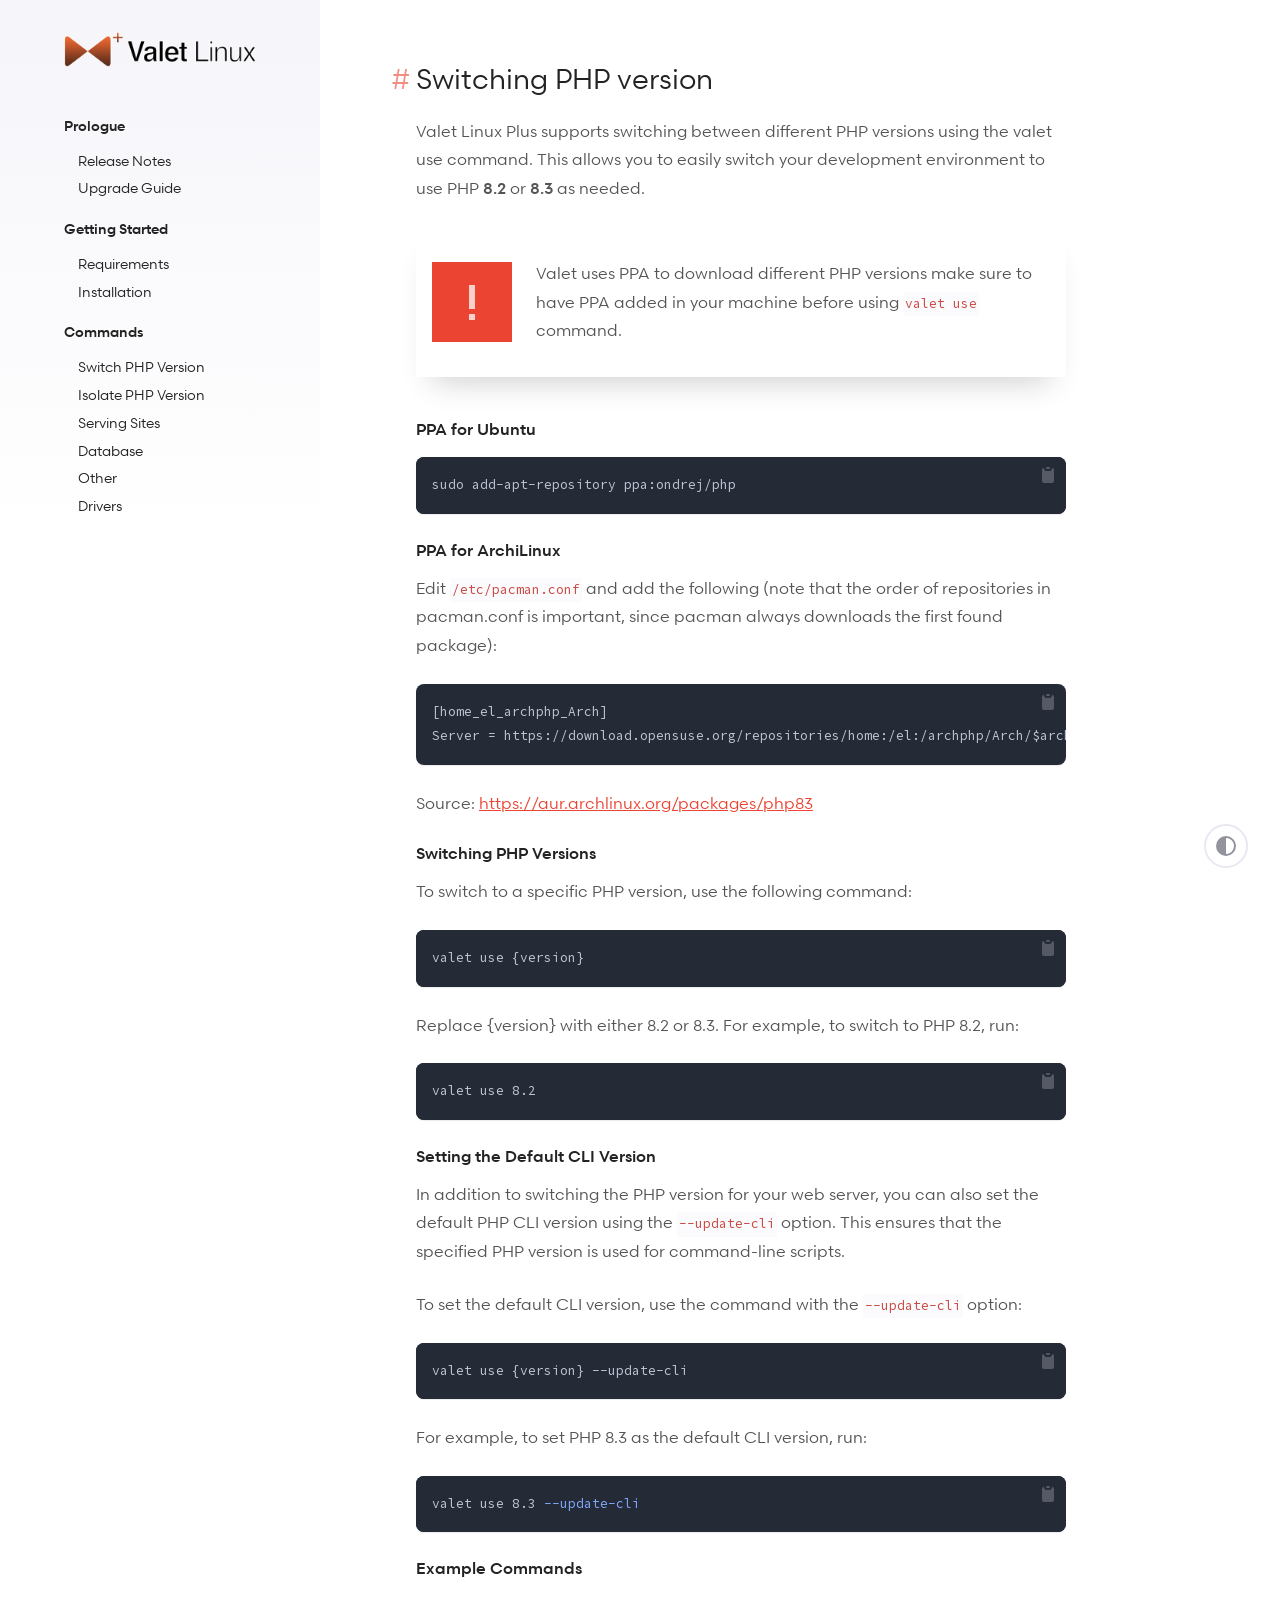
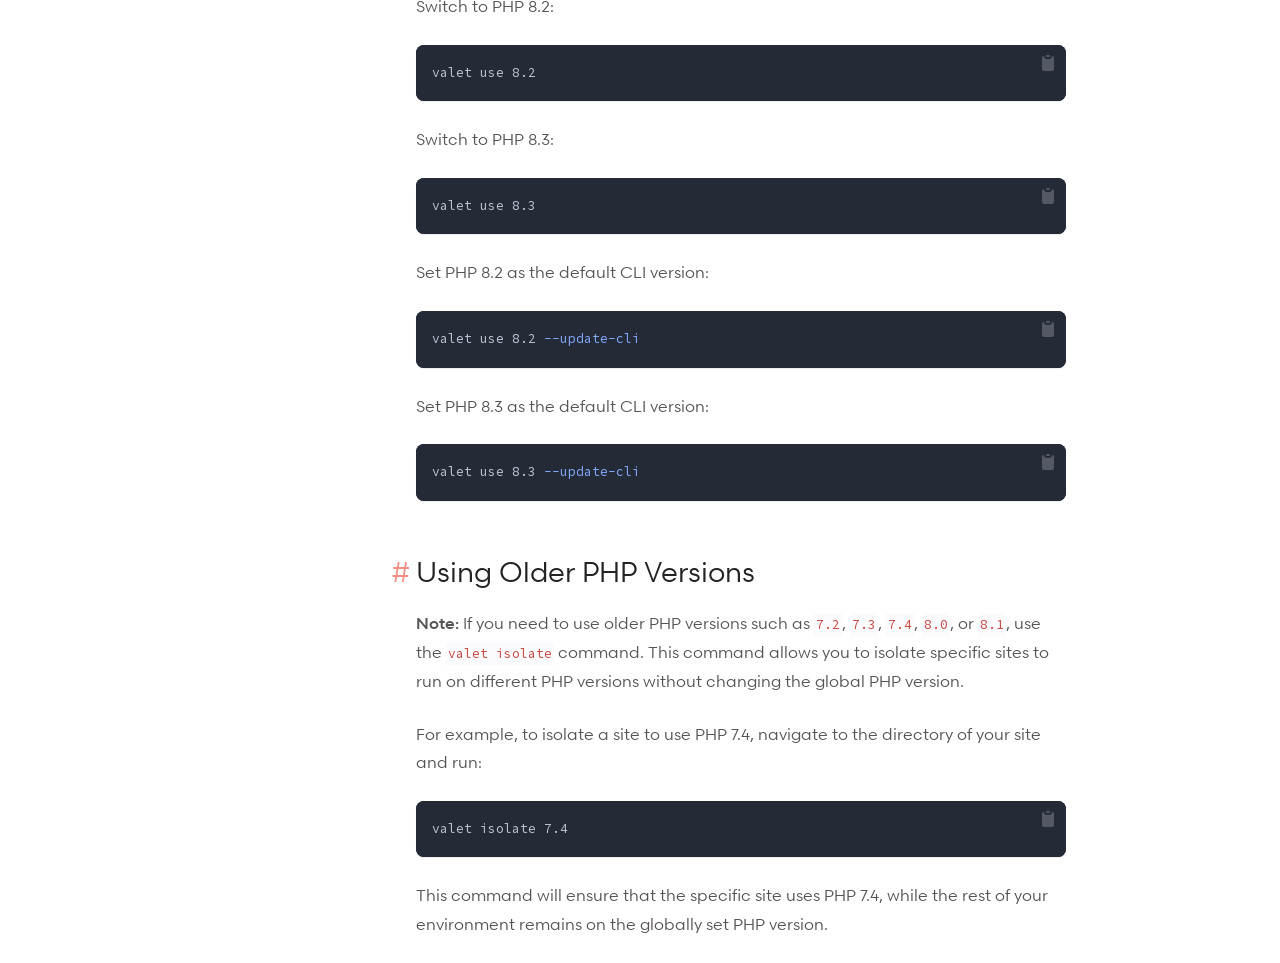
<file: php-version.html>
<!DOCTYPE html>
<html lang="en">

<head>
    <meta charset="utf-8">

    <title>Valet Linux Plus - Advanced local development experience for Linux</title>

    <meta name="viewport" content="width=device-width, initial-scale=1, viewport-fit=cover">

        <link rel="canonical" href="php-version.html">
    
    <!-- Primary Meta Tags -->
    <meta name="title" content="Valet Linux Plus - Advanced local development experience for Linux">
    <meta name="description" content="Valet Linux Plus. Advanced local development experience for Linux.">

    <!-- Open Graph / Facebook -->
    <meta property="og:type" content="website">
    <meta property="og:url" content="php-version.html">
    <meta property="og:title" content="Valet Linux Plus - Advanced local development experience for Linux">
    <meta property="og:description" content="Valet Linux Plus. Advanced local development experience for Linux.">
    <meta property="og:image" content="img/og-image.jpg">

    <!-- Twitter -->
    <meta property="twitter:card" content="summary_large_image">
    <meta property="twitter:url" content="https://valetlinux.plus/">
    <meta property="twitter:title" content="Valet Linux Plus - Advanced local development experience for Linux">
    <meta property="twitter:description" content="Valet Linux Plus. Advanced local development experience for Linux.">
    <meta property="twitter:image" content="img/og-image.jpg">

    <!-- Favicon -->
    <link rel="shortcut icon" href="img/favicon.ico">
    <meta name="theme-color" content="#ffffff">
    <meta name="color-scheme" content="light">
    <link rel="stylesheet" href="css/fonts.css">
    <link rel="preload" as="style" href="css/app.css" /><link rel="modulepreload" href="js/app.js" /><link rel="stylesheet" href="css/app.css" /><script type="module" src="js/app.js"></script>
    
    <script>
    window.matchMedia('(prefers-color-scheme: dark)').addEventListener('change', e => {
        if (localStorage.theme === 'system') {
            if (e.matches) {
                document.documentElement.classList.add('dark');
                document.documentElement.setAttribute('data-theme', 'dark');
            } else {
                document.documentElement.classList.remove('dark');
                document.documentElement.setAttribute('data-theme', 'light');
            }
        }

        updateThemeAndSchemeColor();
    });

    function updateTheme() {
        if (!('theme' in localStorage)) {
            localStorage.theme = 'system';
        }

        switch (localStorage.theme) {
            case 'system':
                if (window.matchMedia('(prefers-color-scheme: dark)').matches) {
                    document.documentElement.classList.add('dark');
                    document.documentElement.setAttribute('data-theme', 'dark');
                } else {
                    document.documentElement.classList.remove('dark');
                    document.documentElement.setAttribute('data-theme', 'light');
                }

                document.documentElement.setAttribute('color-theme', 'system');
                break;

            case 'dark':
                document.documentElement.classList.add('dark');
                document.documentElement.setAttribute('color-theme', 'dark');
                document.documentElement.setAttribute('data-theme', 'dark');
                break;

            case 'light':
                document.documentElement.classList.remove('dark');
                document.documentElement.setAttribute('color-theme', 'light');
                document.documentElement.setAttribute('data-theme', 'light');
                break;
        }

        updateThemeAndSchemeColor();
    }

    function updateThemeAndSchemeColor() {
        if (! alwaysLightMode) {
            if (document.documentElement.classList.contains('dark')) {
                document.querySelector('meta[name="color-scheme"]').setAttribute('content', 'dark');
                document.querySelector('meta[name="theme-color"]').setAttribute('content', '#171923');

                return;
            }

            document.querySelector('meta[name="color-scheme"]').setAttribute('content', 'light');
            document.querySelector('meta[name="theme-color"]').setAttribute('content', '#ffffff');
        }
    }

    const alwaysLightMode = false;

    updateTheme();
</script>
</head>
<body
    x-data="{
        navIsOpen: false,
    }"
    class="w-full h-full font-sans antialiased text-gray-900 language-php"
>

    <a
    id="skip-to-content-link"
    href="php-version.html#main-content"
    class="absolute bg-gray-100 px-4 py-2 top-3 left-3 text-gray-700 shadow-xl"
>
    Skip to content
</a>

    <div class="relative overflow-auto dark:bg-dark-700 min-h-screen" id="docsScreen">
        <div class="relative lg:flex lg:items-start">
            <aside class="hidden fixed top-0 bottom-0 left-0 z-20 h-full w-16 bg-gradient-to-b from-gray-100 to-white transition-all duration-300 overflow-hidden lg:sticky lg:w-80 lg:shrink-0 lg:flex lg:flex-col lg:justify-end lg:items-end 2xl:max-w-lg 2xl:w-full dark:from-dark-800 dark:to-dark-700">
                <div class="relative min-h-0 flex-1 flex flex-col xl:w-80">
                    <a href="index.html" class="flex items-center py-8 px-4 lg:px-8 xl:px-16">
                        <img
                            class="shrink-0 transition-all duration-300"
                            src="img/valet-logo.png"
                            alt="Valet"
                        >
                    </a>
                    <div class="overflow-y-auto overflow-x-hidden px-4 lg:overflow-hidden lg:px-8 xl:px-16">
                        <nav id="indexed-nav" class="hidden lg:block lg:mt-4">
                            <div class="docs_sidebar">
                                <ul>
<li>
<h2>Prologue</h2>
<ul>
<li>
<a href="https://github.com/genesisweb/valet-linux-plus/releases">Release Notes</a>
</li>
<li>
<a href="upgrade.html">Upgrade Guide</a>
</li>
</ul>
</li>
<li>
<h2>Getting Started</h2>
<ul>
<li>
<a href="requirements.html">Requirements</a>
</li>
<li>
<a href="installation.html">Installation</a>
</li>
</ul>
</li>
<li>
<h2>Commands</h2>
<ul>
<li>
<a href="php-version.html">Switch PHP Version</a>
</li>
<li>
<a href="isolate-version.html">Isolate PHP Version</a>
</li>
<li>
<a href="serving-sites.html">Serving Sites</a>
</li>
<li>
<a href="database.html">Database</a>
</li>
<li>
<a href="other.html">Other</a>
</li>
<li>
<a href="drivers.html">Drivers</a>
</li>
</ul>
</li>
</ul>

                            </div>
                        </nav>
                    </div>
                </div>
            </aside>

            <header
                class="lg:hidden"
                @keydown.window.escape="navIsOpen = false"
                @click.away="navIsOpen = false"
            >
                <div class="relative mx-auto w-full py-10 bg-white transition duration-200 dark:bg-dark-700">
                    <div class="mx-auto px-8 sm:px-16 flex items-center justify-between">
                        <a href="index.html" class="flex items-center">
                            <img class="" src="img/valet-logo.png" alt="Valet" width="150">
                        </a>
                        <div class="flex-1 flex items-center justify-end">
                            <button id="header__sun" onclick="toSystemMode()" title="Switch to system theme" class="relative w-10 h-10 focus:outline-none focus:shadow-outline text-gray-500">
                                <svg xmlns="http://www.w3.org/2000/svg" class="icon icon-tabler icon-tabler-sun" width="24" height="24" viewBox="0 0 24 24" stroke-width="2" stroke="currentColor" fill="none" stroke-linecap="round" stroke-linejoin="round">
                                    <path stroke="none" d="M0 0h24v24H0z" fill="none"></path>
                                    <circle cx="12" cy="12" r="4"></circle>
                                    <path d="M3 12h1m8 -9v1m8 8h1m-9 8v1m-6.4 -15.4l.7 .7m12.1 -.7l-.7 .7m0 11.4l.7 .7m-12.1 -.7l-.7 .7"></path>
                                 </svg>
                            </button>
                            <button id="header__moon" onclick="toLightMode()" title="Switch to light mode" class="relative w-10 h-10 focus:outline-none focus:shadow-outline text-gray-500">
                                <svg style="width:24px;height:24px" viewBox="0 0 24 24">
                                    <path fill="currentColor" d="M17.75,4.09L15.22,6.03L16.13,9.09L13.5,7.28L10.87,9.09L11.78,6.03L9.25,4.09L12.44,4L13.5,1L14.56,4L17.75,4.09M21.25,11L19.61,12.25L20.2,14.23L18.5,13.06L16.8,14.23L17.39,12.25L15.75,11L17.81,10.95L18.5,9L19.19,10.95L21.25,11M18.97,15.95C19.8,15.87 20.69,17.05 20.16,17.8C19.84,18.25 19.5,18.67 19.08,19.07C15.17,23 8.84,23 4.94,19.07C1.03,15.17 1.03,8.83 4.94,4.93C5.34,4.53 5.76,4.17 6.21,3.85C6.96,3.32 8.14,4.21 8.06,5.04C7.79,7.9 8.75,10.87 10.95,13.06C13.14,15.26 16.1,16.22 18.97,15.95M17.33,17.97C14.5,17.81 11.7,16.64 9.53,14.5C7.36,12.31 6.2,9.5 6.04,6.68C3.23,9.82 3.34,14.64 6.35,17.66C9.37,20.67 14.19,20.78 17.33,17.97Z" />
                                </svg>
                            </button>
                            <button id="header__indeterminate" onclick="toDarkMode()" title="Switch to dark mode" class="relative w-10 h-10 focus:outline-none focus:shadow-outline text-gray-500">
                                <svg style="width:24px;height:24px" viewBox="0 0 24 24">
                                    <path fill="currentColor" d="M12 2A10 10 0 0 0 2 12A10 10 0 0 0 12 22A10 10 0 0 0 22 12A10 10 0 0 0 12 2M12 4A8 8 0 0 1 20 12A8 8 0 0 1 12 20V4Z" />
                                </svg>
                            </button>
                            <button class="ml-2 relative w-10 h-10 p-2 text-red-600 lg:hidden focus:outline-none focus:shadow-outline" aria-label="Menu" @click.prevent="navIsOpen = !navIsOpen">
                                <svg x-show="! navIsOpen" x-transition.opacity class="absolute inset-0 mt-2 ml-2 w-6 h-6" viewBox="0 0 24 24" stroke="currentColor" stroke-width="2" fill="none" stroke-linecap="round" stroke-linejoin="round"><line x1="3" y1="12" x2="21" y2="12"></line><line x1="3" y1="6" x2="21" y2="6"></line><line x1="3" y1="18" x2="21" y2="18"></line></svg>
                                <svg x-show="navIsOpen" x-transition.opacity x-cloak class="absolute inset-0 mt-2 ml-2 w-6 h-6" viewBox="0 0 24 24" stroke="currentColor" stroke-width="2" fill="none" stroke-linecap="round" stroke-linejoin="round"><line x1="18" y1="6" x2="6" y2="18"></line><line x1="6" y1="6" x2="18" y2="18"></line></svg>
                            </button>
                        </div>
                    </div>
                    <span :class="{ 'shadow-sm': navIsOpen }" class="absolute inset-0 z-20 pointer-events-none"></span>
                </div>
                <div
                    x-show="navIsOpen"
                    x-transition:enter="duration-150"
                    x-transition:leave="duration-100 ease-in"
                    x-cloak
                >
                    <nav
                        x-show="navIsOpen"
                        x-cloak
                        class="absolute w-full transform origin-top shadow-sm z-10"
                        x-transition:enter="duration-150 ease-out"
                        x-transition:enter-start="opacity-0 -translate-y-8 scale-75"
                        x-transition:enter-end="opacity-100 scale-100"
                        x-transition:leave="duration-100 ease-in"
                        x-transition:leave-start="opacity-100 scale-100"
                        x-transition:leave-end="opacity-0 -translate-y-8 scale-75"
                    >
                        <div class="relative p-8 bg-white docs_sidebar dark:bg-dark-600">
                            <ul>
<li>
<h2>Prologue</h2>
<ul>
<li>
<a href="https://github.com/genesisweb/valet-linux-plus/releases">Release Notes</a>
</li>
<li>
<a href="upgrade.html">Upgrade Guide</a>
</li>
</ul>
</li>
<li>
<h2>Getting Started</h2>
<ul>
<li>
<a href="requirements.html">Requirements</a>
</li>
<li>
<a href="installation.html">Installation</a>
</li>
</ul>
</li>
<li>
<h2>Commands</h2>
<ul>
<li>
<a href="php-version.html">Switch PHP Version</a>
</li>
<li>
<a href="isolate-version.html">Isolate PHP Version</a>
</li>
<li>
<a href="serving-sites.html">Serving Sites</a>
</li>
<li>
<a href="database.html">Database</a>
</li>
<li>
<a href="other.html">Other</a>
</li>
<li>
<a href="drivers.html">Drivers</a>
</li>
</ul>
</li>
</ul>

                        </div>
                    </nav>
                </div>
            </header>

            <section class="flex-1 dark:bg-dark-700">
                <div class="max-w-screen-lg px-8 sm:px-16 lg:px-24">

                    <section class="mt-8 md:mt-16">
                        <section class="docs_main max-w-prose">
                            <div id="main-content">
    <p><a name="switching-php-version"></a></p>
<h2>Switching PHP version</h2>
<p>Valet Linux Plus supports switching between different PHP versions using the valet use command. This allows you to easily switch your development environment to use PHP <strong>8.2</strong> or <strong>8.3</strong> as needed.</p>
<blockquote>
<p>[!WARNING]
Valet uses PPA to download different PHP versions make sure to have PPA added in your machine before using <code>valet use</code> command.</p>
</blockquote>
<h4>PPA for Ubuntu</h4>
<div class="code-container">
<pre><code data-theme="olaolu-palenight" data-lang="shell" class='torchlight' style='background-color: #292D3E; --theme-selection-background: #7580B850;'><!-- Syntax highlighted by torchlight.dev --><div class='line'><span style="color: #BFC7D5;">sudo </span><span style="color: #BFC7D5;">add-apt-repository</span><span style="color: #BFC7D5;"> </span><span style="color: #BFC7D5;">ppa:ondrej/php</span></div></code></pre>
</div>
<h4>PPA for ArchiLinux</h4>
<p>Edit <code>/etc/pacman.conf</code> and add the following (note that the order of repositories in pacman.conf is important, since pacman always downloads the first found package):</p>
<div class="code-container">
<pre><code data-theme="olaolu-palenight" data-lang="text" class='torchlight' style='background-color: #292D3E; --theme-selection-background: #7580B850;'><!-- Syntax highlighted by torchlight.dev --><div class='line'><span style="color: #BFC7D5;">[home_el_archphp_Arch]</span></div><div class='line'><span style="color: #BFC7D5;">Server = https://download.opensuse.org/repositories/home:/el:/archphp/Arch/$arch</span></div></code></pre>
</div>
<p>Source: <a href="https://aur.archlinux.org/packages/php83">https://aur.archlinux.org/packages/php83</a></p>
<h4>Switching PHP Versions</h4>
<p>To switch to a specific PHP version, use the following command:</p>
<div class="code-container">
<pre><code data-theme="olaolu-palenight" data-lang="shell" class='torchlight' style='background-color: #292D3E; --theme-selection-background: #7580B850;'><!-- Syntax highlighted by torchlight.dev --><div class='line'><span style="color: #BFC7D5;">valet </span><span style="color: #BFC7D5;">use</span><span style="color: #BFC7D5;"> {version}</span></div></code></pre>
</div>
<p>Replace {version} with either 8.2 or 8.3. For example, to switch to PHP 8.2, run:</p>
<div class="code-container">
<pre><code data-theme="olaolu-palenight" data-lang="shell" class='torchlight' style='background-color: #292D3E; --theme-selection-background: #7580B850;'><!-- Syntax highlighted by torchlight.dev --><div class='line'><span style="color: #BFC7D5;">valet </span><span style="color: #BFC7D5;">use</span><span style="color: #BFC7D5;"> </span><span style="color: #BFC7D5;">8.2</span></div></code></pre>
</div>
<h4>Setting the Default CLI Version</h4>
<p>In addition to switching the PHP version for your web server, you can also set the default PHP CLI version using the <code>--update-cli</code> option. This ensures that the specified PHP version is used for command-line scripts.</p>
<p>To set the default CLI version, use the command with the <code>--update-cli</code> option:</p>
<div class="code-container">
<pre><code data-theme="olaolu-palenight" data-lang="shell" class='torchlight' style='background-color: #292D3E; --theme-selection-background: #7580B850;'><!-- Syntax highlighted by torchlight.dev --><div class='line'><span style="color: #BFC7D5;">valet </span><span style="color: #BFC7D5;">use</span><span style="color: #BFC7D5;"> {version} --update-cli</span></div></code></pre>
</div>
<p>For example, to set PHP 8.3 as the default CLI version, run:</p>
<div class="code-container">
<pre><code data-theme="olaolu-palenight" data-lang="shell" class='torchlight' style='background-color: #292D3E; --theme-selection-background: #7580B850;'><!-- Syntax highlighted by torchlight.dev --><div class='line'><span style="color: #BFC7D5;">valet </span><span style="color: #BFC7D5;">use</span><span style="color: #BFC7D5;"> </span><span style="color: #BFC7D5;">8.3</span><span style="color: #BFC7D5;"> </span><span style="color: #82AAFF;">--update-cli</span></div></code></pre>
</div>
<h4>Example Commands</h4>
<p>Switch to PHP 8.2:</p>
<div class="code-container">
<pre><code data-theme="olaolu-palenight" data-lang="shell" class='torchlight' style='background-color: #292D3E; --theme-selection-background: #7580B850;'><!-- Syntax highlighted by torchlight.dev --><div class='line'><span style="color: #BFC7D5;">valet </span><span style="color: #BFC7D5;">use</span><span style="color: #BFC7D5;"> </span><span style="color: #BFC7D5;">8.2</span></div></code></pre>
</div>
<p>Switch to PHP 8.3:</p>
<div class="code-container">
<pre><code data-theme="olaolu-palenight" data-lang="shell" class='torchlight' style='background-color: #292D3E; --theme-selection-background: #7580B850;'><!-- Syntax highlighted by torchlight.dev --><div class='line'><span style="color: #BFC7D5;">valet </span><span style="color: #BFC7D5;">use</span><span style="color: #BFC7D5;"> </span><span style="color: #BFC7D5;">8.3</span></div></code></pre>
</div>
<p>Set PHP 8.2 as the default CLI version:</p>
<div class="code-container">
<pre><code data-theme="olaolu-palenight" data-lang="shell" class='torchlight' style='background-color: #292D3E; --theme-selection-background: #7580B850;'><!-- Syntax highlighted by torchlight.dev --><div class='line'><span style="color: #BFC7D5;">valet </span><span style="color: #BFC7D5;">use</span><span style="color: #BFC7D5;"> </span><span style="color: #BFC7D5;">8.2</span><span style="color: #BFC7D5;"> </span><span style="color: #82AAFF;">--update-cli</span></div></code></pre>
</div>
<p>Set PHP 8.3 as the default CLI version:</p>
<div class="code-container">
<pre><code data-theme="olaolu-palenight" data-lang="shell" class='torchlight' style='background-color: #292D3E; --theme-selection-background: #7580B850;'><!-- Syntax highlighted by torchlight.dev --><div class='line'><span style="color: #BFC7D5;">valet </span><span style="color: #BFC7D5;">use</span><span style="color: #BFC7D5;"> </span><span style="color: #BFC7D5;">8.3</span><span style="color: #BFC7D5;"> </span><span style="color: #82AAFF;">--update-cli</span></div></code></pre>
</div>
<p><a name="using-older-php-versions"></a></p>
<h2>Using Older PHP Versions</h2>
<p><strong>Note:</strong> If you need to use older PHP versions such as <code>7.2</code>, <code>7.3</code>, <code>7.4</code>, <code>8.0</code>, or <code>8.1</code>, use the <code>valet isolate</code> command. This command allows you to isolate specific sites to run on different PHP versions without changing the global PHP version.</p>
<p>For example, to isolate a site to use PHP 7.4, navigate to the directory of your site and run:</p>
<div class="code-container">
<pre><code data-theme="olaolu-palenight" data-lang="shell" class='torchlight' style='background-color: #292D3E; --theme-selection-background: #7580B850;'><!-- Syntax highlighted by torchlight.dev --><div class='line'><span style="color: #BFC7D5;">valet </span><span style="color: #BFC7D5;">isolate</span><span style="color: #BFC7D5;"> </span><span style="color: #BFC7D5;">7.4</span></div></code></pre>
</div>
<p>This command will ensure that the specific site uses PHP 7.4, while the rest of your environment remains on the globally set PHP version.</p>
</div>
                        </section>
                    </section>
                </div>
            </section>

            <div class="max-lg:hidden fixed right-8 bottom-8 border-2 border-solid rounded-3xl">
                <div class="flex-1 flex items-center justify-end">
                    <button id="header__sun" onclick="toSystemMode()" title="Switch to system theme" class="relative w-10 h-10 focus:outline-none focus:shadow-outline text-gray-500">
                        <svg xmlns="http://www.w3.org/2000/svg" class="icon icon-tabler icon-tabler-sun m-auto" width="24" height="24" viewBox="0 0 24 24" stroke-width="2" stroke="currentColor" fill="none" stroke-linecap="round" stroke-linejoin="round">
                            <path stroke="none" d="M0 0h24v24H0z" fill="none"></path>
                            <circle cx="12" cy="12" r="4"></circle>
                            <path d="M3 12h1m8 -9v1m8 8h1m-9 8v1m-6.4 -15.4l.7 .7m12.1 -.7l-.7 .7m0 11.4l.7 .7m-12.1 -.7l-.7 .7"></path>
                        </svg>
                    </button>
                    <button id="header__moon" onclick="toLightMode()" title="Switch to light mode" class="relative w-10 h-10 focus:outline-none focus:shadow-outline text-gray-500">
                        <svg style="width:24px;height:24px" viewBox="0 0 24 24" class=" m-auto">
                            <path fill="currentColor" d="M17.75,4.09L15.22,6.03L16.13,9.09L13.5,7.28L10.87,9.09L11.78,6.03L9.25,4.09L12.44,4L13.5,1L14.56,4L17.75,4.09M21.25,11L19.61,12.25L20.2,14.23L18.5,13.06L16.8,14.23L17.39,12.25L15.75,11L17.81,10.95L18.5,9L19.19,10.95L21.25,11M18.97,15.95C19.8,15.87 20.69,17.05 20.16,17.8C19.84,18.25 19.5,18.67 19.08,19.07C15.17,23 8.84,23 4.94,19.07C1.03,15.17 1.03,8.83 4.94,4.93C5.34,4.53 5.76,4.17 6.21,3.85C6.96,3.32 8.14,4.21 8.06,5.04C7.79,7.9 8.75,10.87 10.95,13.06C13.14,15.26 16.1,16.22 18.97,15.95M17.33,17.97C14.5,17.81 11.7,16.64 9.53,14.5C7.36,12.31 6.2,9.5 6.04,6.68C3.23,9.82 3.34,14.64 6.35,17.66C9.37,20.67 14.19,20.78 17.33,17.97Z" />
                        </svg>
                    </button>
                    <button id="header__indeterminate" onclick="toDarkMode()" title="Switch to dark mode" class="relative w-10 h-10 focus:outline-none focus:shadow-outline text-gray-500">
                        <svg style="width:24px;height:24px" viewBox="0 0 24 24" class=" m-auto">
                            <path fill="currentColor" d="M12 2A10 10 0 0 0 2 12A10 10 0 0 0 12 22A10 10 0 0 0 22 12A10 10 0 0 0 12 2M12 4A8 8 0 0 1 20 12A8 8 0 0 1 12 20V4Z" />
                        </svg>
                    </button>
                </div>
            </div>
        </div>
    </div>
</body>
</html>
</file>
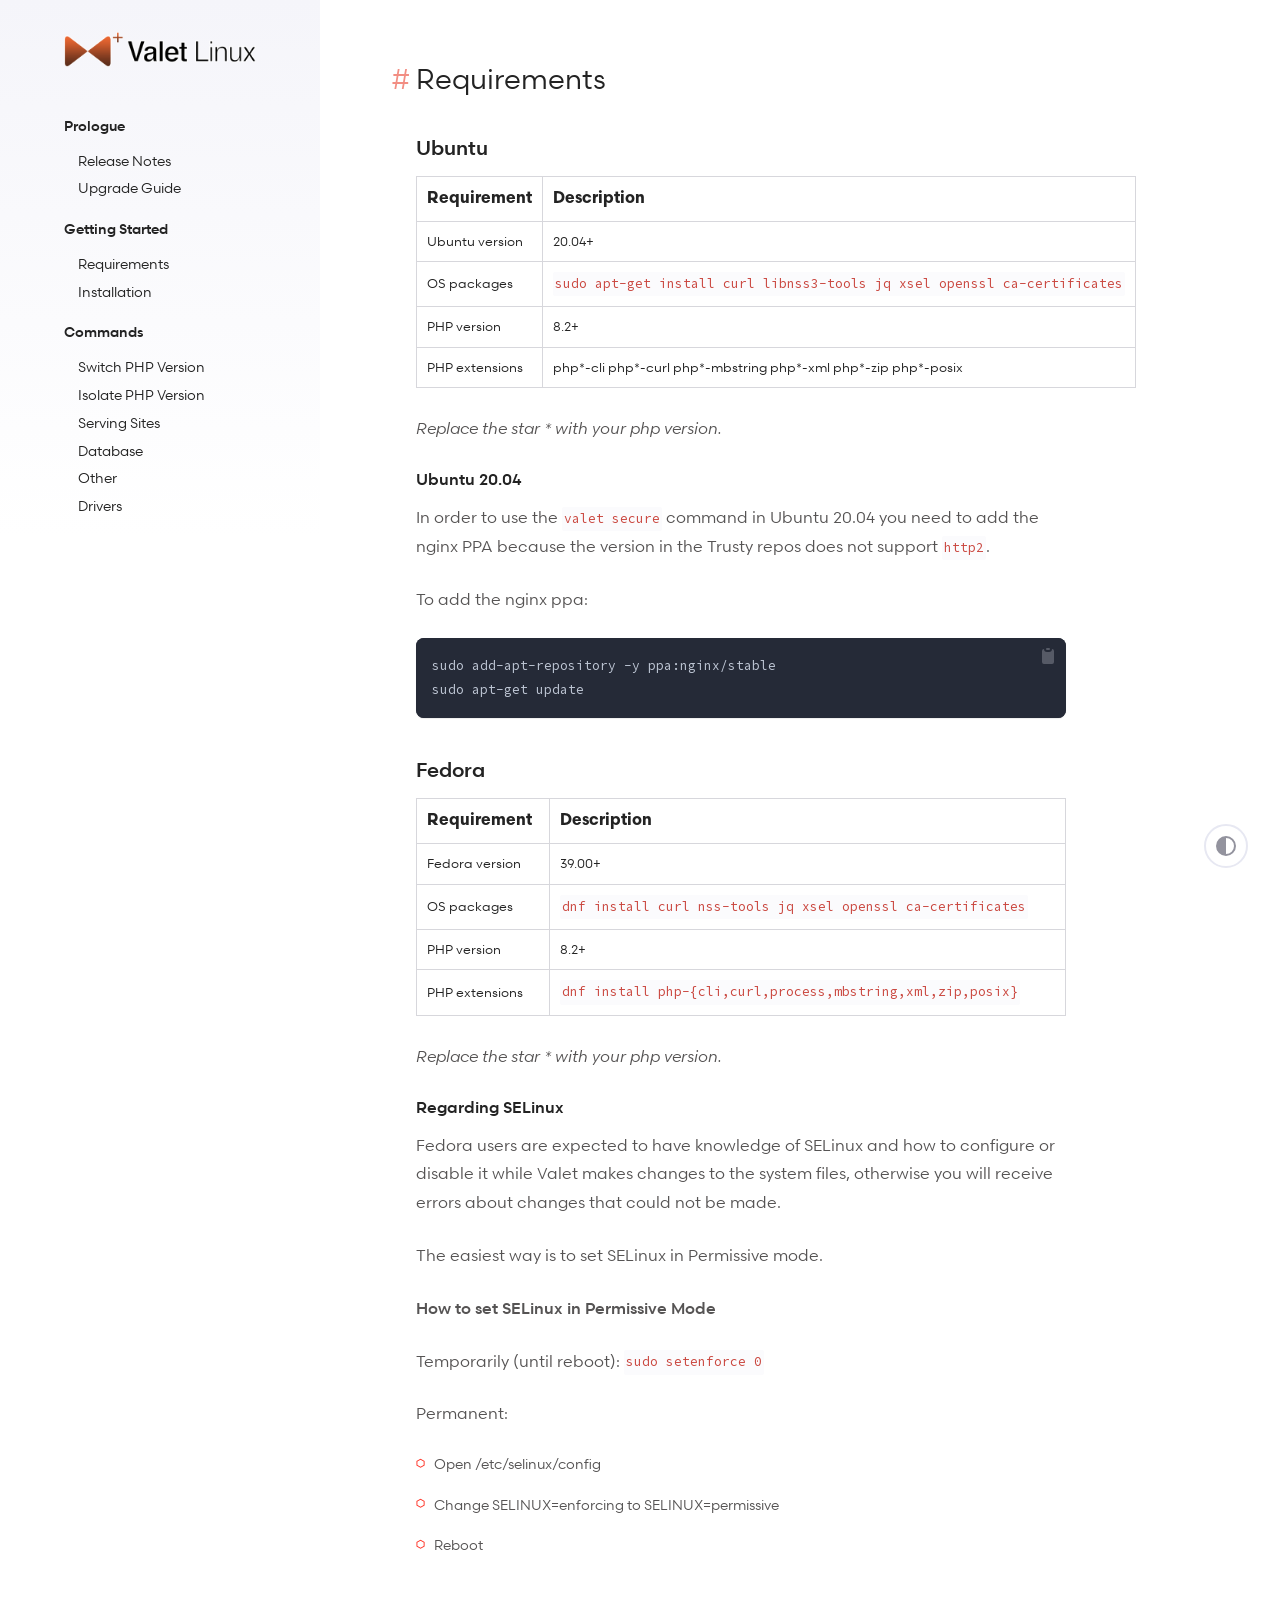
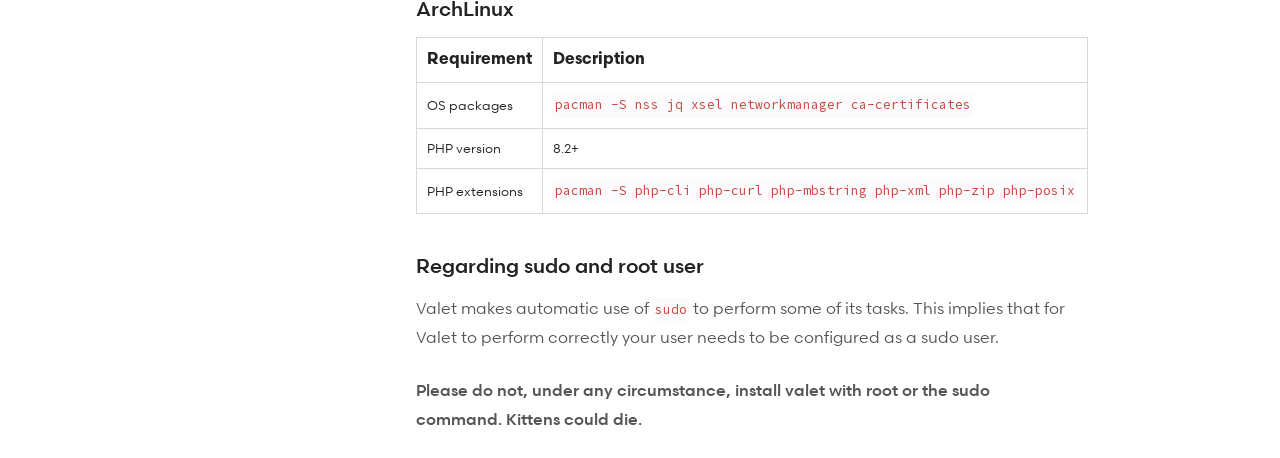
<file: requirements.html>
<!DOCTYPE html>
<html lang="en">

<head>
    <meta charset="utf-8">

    <title>Valet Linux Plus - Advanced local development experience for Linux</title>

    <meta name="viewport" content="width=device-width, initial-scale=1, viewport-fit=cover">

        <link rel="canonical" href="requirements.html">
    
    <!-- Primary Meta Tags -->
    <meta name="title" content="Valet Linux Plus - Advanced local development experience for Linux">
    <meta name="description" content="Valet Linux Plus. Advanced local development experience for Linux.">

    <!-- Open Graph / Facebook -->
    <meta property="og:type" content="website">
    <meta property="og:url" content="requirements.html">
    <meta property="og:title" content="Valet Linux Plus - Advanced local development experience for Linux">
    <meta property="og:description" content="Valet Linux Plus. Advanced local development experience for Linux.">
    <meta property="og:image" content="img/og-image.jpg">

    <!-- Twitter -->
    <meta property="twitter:card" content="summary_large_image">
    <meta property="twitter:url" content="https://valetlinux.plus/">
    <meta property="twitter:title" content="Valet Linux Plus - Advanced local development experience for Linux">
    <meta property="twitter:description" content="Valet Linux Plus. Advanced local development experience for Linux.">
    <meta property="twitter:image" content="img/og-image.jpg">

    <!-- Favicon -->
    <link rel="shortcut icon" href="img/favicon.ico">
    <meta name="theme-color" content="#ffffff">
    <meta name="color-scheme" content="light">
    <link rel="stylesheet" href="css/fonts.css">
    <link rel="preload" as="style" href="css/app.css" /><link rel="modulepreload" href="js/app.js" /><link rel="stylesheet" href="css/app.css" /><script type="module" src="js/app.js"></script>
    
    <script>
    window.matchMedia('(prefers-color-scheme: dark)').addEventListener('change', e => {
        if (localStorage.theme === 'system') {
            if (e.matches) {
                document.documentElement.classList.add('dark');
                document.documentElement.setAttribute('data-theme', 'dark');
            } else {
                document.documentElement.classList.remove('dark');
                document.documentElement.setAttribute('data-theme', 'light');
            }
        }

        updateThemeAndSchemeColor();
    });

    function updateTheme() {
        if (!('theme' in localStorage)) {
            localStorage.theme = 'system';
        }

        switch (localStorage.theme) {
            case 'system':
                if (window.matchMedia('(prefers-color-scheme: dark)').matches) {
                    document.documentElement.classList.add('dark');
                    document.documentElement.setAttribute('data-theme', 'dark');
                } else {
                    document.documentElement.classList.remove('dark');
                    document.documentElement.setAttribute('data-theme', 'light');
                }

                document.documentElement.setAttribute('color-theme', 'system');
                break;

            case 'dark':
                document.documentElement.classList.add('dark');
                document.documentElement.setAttribute('color-theme', 'dark');
                document.documentElement.setAttribute('data-theme', 'dark');
                break;

            case 'light':
                document.documentElement.classList.remove('dark');
                document.documentElement.setAttribute('color-theme', 'light');
                document.documentElement.setAttribute('data-theme', 'light');
                break;
        }

        updateThemeAndSchemeColor();
    }

    function updateThemeAndSchemeColor() {
        if (! alwaysLightMode) {
            if (document.documentElement.classList.contains('dark')) {
                document.querySelector('meta[name="color-scheme"]').setAttribute('content', 'dark');
                document.querySelector('meta[name="theme-color"]').setAttribute('content', '#171923');

                return;
            }

            document.querySelector('meta[name="color-scheme"]').setAttribute('content', 'light');
            document.querySelector('meta[name="theme-color"]').setAttribute('content', '#ffffff');
        }
    }

    const alwaysLightMode = false;

    updateTheme();
</script>
</head>
<body
    x-data="{
        navIsOpen: false,
    }"
    class="w-full h-full font-sans antialiased text-gray-900 language-php"
>

    <a
    id="skip-to-content-link"
    href="requirements.html#main-content"
    class="absolute bg-gray-100 px-4 py-2 top-3 left-3 text-gray-700 shadow-xl"
>
    Skip to content
</a>

    <div class="relative overflow-auto dark:bg-dark-700 min-h-screen" id="docsScreen">
        <div class="relative lg:flex lg:items-start">
            <aside class="hidden fixed top-0 bottom-0 left-0 z-20 h-full w-16 bg-gradient-to-b from-gray-100 to-white transition-all duration-300 overflow-hidden lg:sticky lg:w-80 lg:shrink-0 lg:flex lg:flex-col lg:justify-end lg:items-end 2xl:max-w-lg 2xl:w-full dark:from-dark-800 dark:to-dark-700">
                <div class="relative min-h-0 flex-1 flex flex-col xl:w-80">
                    <a href="index.html" class="flex items-center py-8 px-4 lg:px-8 xl:px-16">
                        <img
                            class="shrink-0 transition-all duration-300"
                            src="img/valet-logo.png"
                            alt="Valet"
                        >
                    </a>
                    <div class="overflow-y-auto overflow-x-hidden px-4 lg:overflow-hidden lg:px-8 xl:px-16">
                        <nav id="indexed-nav" class="hidden lg:block lg:mt-4">
                            <div class="docs_sidebar">
                                <ul>
<li>
<h2>Prologue</h2>
<ul>
<li>
<a href="https://github.com/genesisweb/valet-linux-plus/releases">Release Notes</a>
</li>
<li>
<a href="upgrade.html">Upgrade Guide</a>
</li>
</ul>
</li>
<li>
<h2>Getting Started</h2>
<ul>
<li>
<a href="requirements.html">Requirements</a>
</li>
<li>
<a href="installation.html">Installation</a>
</li>
</ul>
</li>
<li>
<h2>Commands</h2>
<ul>
<li>
<a href="php-version.html">Switch PHP Version</a>
</li>
<li>
<a href="isolate-version.html">Isolate PHP Version</a>
</li>
<li>
<a href="serving-sites.html">Serving Sites</a>
</li>
<li>
<a href="database.html">Database</a>
</li>
<li>
<a href="other.html">Other</a>
</li>
<li>
<a href="drivers.html">Drivers</a>
</li>
</ul>
</li>
</ul>

                            </div>
                        </nav>
                    </div>
                </div>
            </aside>

            <header
                class="lg:hidden"
                @keydown.window.escape="navIsOpen = false"
                @click.away="navIsOpen = false"
            >
                <div class="relative mx-auto w-full py-10 bg-white transition duration-200 dark:bg-dark-700">
                    <div class="mx-auto px-8 sm:px-16 flex items-center justify-between">
                        <a href="index.html" class="flex items-center">
                            <img class="" src="img/valet-logo.png" alt="Valet" width="150">
                        </a>
                        <div class="flex-1 flex items-center justify-end">
                            <button id="header__sun" onclick="toSystemMode()" title="Switch to system theme" class="relative w-10 h-10 focus:outline-none focus:shadow-outline text-gray-500">
                                <svg xmlns="http://www.w3.org/2000/svg" class="icon icon-tabler icon-tabler-sun" width="24" height="24" viewBox="0 0 24 24" stroke-width="2" stroke="currentColor" fill="none" stroke-linecap="round" stroke-linejoin="round">
                                    <path stroke="none" d="M0 0h24v24H0z" fill="none"></path>
                                    <circle cx="12" cy="12" r="4"></circle>
                                    <path d="M3 12h1m8 -9v1m8 8h1m-9 8v1m-6.4 -15.4l.7 .7m12.1 -.7l-.7 .7m0 11.4l.7 .7m-12.1 -.7l-.7 .7"></path>
                                 </svg>
                            </button>
                            <button id="header__moon" onclick="toLightMode()" title="Switch to light mode" class="relative w-10 h-10 focus:outline-none focus:shadow-outline text-gray-500">
                                <svg style="width:24px;height:24px" viewBox="0 0 24 24">
                                    <path fill="currentColor" d="M17.75,4.09L15.22,6.03L16.13,9.09L13.5,7.28L10.87,9.09L11.78,6.03L9.25,4.09L12.44,4L13.5,1L14.56,4L17.75,4.09M21.25,11L19.61,12.25L20.2,14.23L18.5,13.06L16.8,14.23L17.39,12.25L15.75,11L17.81,10.95L18.5,9L19.19,10.95L21.25,11M18.97,15.95C19.8,15.87 20.69,17.05 20.16,17.8C19.84,18.25 19.5,18.67 19.08,19.07C15.17,23 8.84,23 4.94,19.07C1.03,15.17 1.03,8.83 4.94,4.93C5.34,4.53 5.76,4.17 6.21,3.85C6.96,3.32 8.14,4.21 8.06,5.04C7.79,7.9 8.75,10.87 10.95,13.06C13.14,15.26 16.1,16.22 18.97,15.95M17.33,17.97C14.5,17.81 11.7,16.64 9.53,14.5C7.36,12.31 6.2,9.5 6.04,6.68C3.23,9.82 3.34,14.64 6.35,17.66C9.37,20.67 14.19,20.78 17.33,17.97Z" />
                                </svg>
                            </button>
                            <button id="header__indeterminate" onclick="toDarkMode()" title="Switch to dark mode" class="relative w-10 h-10 focus:outline-none focus:shadow-outline text-gray-500">
                                <svg style="width:24px;height:24px" viewBox="0 0 24 24">
                                    <path fill="currentColor" d="M12 2A10 10 0 0 0 2 12A10 10 0 0 0 12 22A10 10 0 0 0 22 12A10 10 0 0 0 12 2M12 4A8 8 0 0 1 20 12A8 8 0 0 1 12 20V4Z" />
                                </svg>
                            </button>
                            <button class="ml-2 relative w-10 h-10 p-2 text-red-600 lg:hidden focus:outline-none focus:shadow-outline" aria-label="Menu" @click.prevent="navIsOpen = !navIsOpen">
                                <svg x-show="! navIsOpen" x-transition.opacity class="absolute inset-0 mt-2 ml-2 w-6 h-6" viewBox="0 0 24 24" stroke="currentColor" stroke-width="2" fill="none" stroke-linecap="round" stroke-linejoin="round"><line x1="3" y1="12" x2="21" y2="12"></line><line x1="3" y1="6" x2="21" y2="6"></line><line x1="3" y1="18" x2="21" y2="18"></line></svg>
                                <svg x-show="navIsOpen" x-transition.opacity x-cloak class="absolute inset-0 mt-2 ml-2 w-6 h-6" viewBox="0 0 24 24" stroke="currentColor" stroke-width="2" fill="none" stroke-linecap="round" stroke-linejoin="round"><line x1="18" y1="6" x2="6" y2="18"></line><line x1="6" y1="6" x2="18" y2="18"></line></svg>
                            </button>
                        </div>
                    </div>
                    <span :class="{ 'shadow-sm': navIsOpen }" class="absolute inset-0 z-20 pointer-events-none"></span>
                </div>
                <div
                    x-show="navIsOpen"
                    x-transition:enter="duration-150"
                    x-transition:leave="duration-100 ease-in"
                    x-cloak
                >
                    <nav
                        x-show="navIsOpen"
                        x-cloak
                        class="absolute w-full transform origin-top shadow-sm z-10"
                        x-transition:enter="duration-150 ease-out"
                        x-transition:enter-start="opacity-0 -translate-y-8 scale-75"
                        x-transition:enter-end="opacity-100 scale-100"
                        x-transition:leave="duration-100 ease-in"
                        x-transition:leave-start="opacity-100 scale-100"
                        x-transition:leave-end="opacity-0 -translate-y-8 scale-75"
                    >
                        <div class="relative p-8 bg-white docs_sidebar dark:bg-dark-600">
                            <ul>
<li>
<h2>Prologue</h2>
<ul>
<li>
<a href="https://github.com/genesisweb/valet-linux-plus/releases">Release Notes</a>
</li>
<li>
<a href="upgrade.html">Upgrade Guide</a>
</li>
</ul>
</li>
<li>
<h2>Getting Started</h2>
<ul>
<li>
<a href="requirements.html">Requirements</a>
</li>
<li>
<a href="installation.html">Installation</a>
</li>
</ul>
</li>
<li>
<h2>Commands</h2>
<ul>
<li>
<a href="php-version.html">Switch PHP Version</a>
</li>
<li>
<a href="isolate-version.html">Isolate PHP Version</a>
</li>
<li>
<a href="serving-sites.html">Serving Sites</a>
</li>
<li>
<a href="database.html">Database</a>
</li>
<li>
<a href="other.html">Other</a>
</li>
<li>
<a href="drivers.html">Drivers</a>
</li>
</ul>
</li>
</ul>

                        </div>
                    </nav>
                </div>
            </header>

            <section class="flex-1 dark:bg-dark-700">
                <div class="max-w-screen-lg px-8 sm:px-16 lg:px-24">

                    <section class="mt-8 md:mt-16">
                        <section class="docs_main max-w-prose">
                            <div id="main-content">
    <p><a name="requirements"></a></p>
<h2>Requirements</h2>
<ul>
<li></li>
</ul>
<h3>Ubuntu</h3>
<table>
<thead>
<tr>
<th>Requirement</th>
<th>Description</th>
</tr>
</thead>
<tbody>
<tr>
<td>Ubuntu version</td>
<td>20.04+</td>
</tr>
<tr>
<td>OS packages</td>
<td><code>sudo apt-get install curl libnss3-tools jq xsel openssl ca-certificates</code></td>
</tr>
<tr>
<td>PHP version</td>
<td>8.2+</td>
</tr>
<tr>
<td>PHP extensions</td>
<td>php*-cli php*-curl php*-mbstring php*-xml php*-zip php*-posix</td>
</tr>
</tbody>
</table>
<p><em>Replace the star * with your php version.</em></p>
<h4>Ubuntu 20.04</h4>
<p>In order to use the <code>valet secure</code> command in Ubuntu 20.04 you need to add the nginx PPA because the version in the Trusty repos does not support <code>http2</code>.</p>
<p>To add the nginx ppa:</p>
<div class="code-container">
<pre><code data-theme="olaolu-palenight" data-lang="text" class='torchlight' style='background-color: #292D3E; --theme-selection-background: #7580B850;'><!-- Syntax highlighted by torchlight.dev --><div class='line'><span style="color: #BFC7D5;">sudo add-apt-repository -y ppa:nginx/stable</span></div><div class='line'><span style="color: #BFC7D5;">sudo apt-get update</span></div></code></pre>
</div>
<h3>Fedora</h3>
<table>
<thead>
<tr>
<th>Requirement</th>
<th>Description</th>
</tr>
</thead>
<tbody>
<tr>
<td>Fedora version</td>
<td>39.00+</td>
</tr>
<tr>
<td>OS packages</td>
<td><code>dnf install curl nss-tools jq xsel openssl ca-certificates</code></td>
</tr>
<tr>
<td>PHP version</td>
<td>8.2+</td>
</tr>
<tr>
<td>PHP extensions</td>
<td><code>dnf install php-{cli,curl,process,mbstring,xml,zip,posix}</code></td>
</tr>
</tbody>
</table>
<p><em>Replace the star * with your php version.</em></p>
<h4>Regarding SELinux</h4>
<p>Fedora users are expected to have knowledge of SELinux and how to configure or disable it while Valet makes changes to the system files, otherwise you will receive errors about changes that could not be made.</p>
<p>The easiest way is to set SELinux in Permissive mode.</p>
<p><strong>How to set SELinux in Permissive Mode</strong></p>
<p>Temporarily (until reboot): <code>sudo setenforce 0</code></p>
<p>Permanent:</p>
<ul>
<li>Open /etc/selinux/config</li>
<li>Change SELINUX=enforcing to SELINUX=permissive</li>
<li>Reboot</li>
</ul>
<h3>ArchLinux</h3>
<table>
<thead>
<tr>
<th>Requirement</th>
<th>Description</th>
</tr>
</thead>
<tbody>
<tr>
<td>OS packages</td>
<td><code>pacman -S nss jq xsel networkmanager ca-certificates</code></td>
</tr>
<tr>
<td>PHP version</td>
<td>8.2+</td>
</tr>
<tr>
<td>PHP extensions</td>
<td><code>pacman -S php-cli php-curl php-mbstring php-xml php-zip php-posix</code></td>
</tr>
</tbody>
</table>
<h3>Regarding sudo and root user</h3>
<p>Valet makes automatic use of <code>sudo</code> to perform some of its tasks. This implies that for Valet to perform correctly your user needs to be configured as a sudo user.</p>
<p><strong>Please do not, under any circumstance, install valet with root or the sudo command. Kittens could die.</strong></p>
</div>
                        </section>
                    </section>
                </div>
            </section>

            <div class="max-lg:hidden fixed right-8 bottom-8 border-2 border-solid rounded-3xl">
                <div class="flex-1 flex items-center justify-end">
                    <button id="header__sun" onclick="toSystemMode()" title="Switch to system theme" class="relative w-10 h-10 focus:outline-none focus:shadow-outline text-gray-500">
                        <svg xmlns="http://www.w3.org/2000/svg" class="icon icon-tabler icon-tabler-sun m-auto" width="24" height="24" viewBox="0 0 24 24" stroke-width="2" stroke="currentColor" fill="none" stroke-linecap="round" stroke-linejoin="round">
                            <path stroke="none" d="M0 0h24v24H0z" fill="none"></path>
                            <circle cx="12" cy="12" r="4"></circle>
                            <path d="M3 12h1m8 -9v1m8 8h1m-9 8v1m-6.4 -15.4l.7 .7m12.1 -.7l-.7 .7m0 11.4l.7 .7m-12.1 -.7l-.7 .7"></path>
                        </svg>
                    </button>
                    <button id="header__moon" onclick="toLightMode()" title="Switch to light mode" class="relative w-10 h-10 focus:outline-none focus:shadow-outline text-gray-500">
                        <svg style="width:24px;height:24px" viewBox="0 0 24 24" class=" m-auto">
                            <path fill="currentColor" d="M17.75,4.09L15.22,6.03L16.13,9.09L13.5,7.28L10.87,9.09L11.78,6.03L9.25,4.09L12.44,4L13.5,1L14.56,4L17.75,4.09M21.25,11L19.61,12.25L20.2,14.23L18.5,13.06L16.8,14.23L17.39,12.25L15.75,11L17.81,10.95L18.5,9L19.19,10.95L21.25,11M18.97,15.95C19.8,15.87 20.69,17.05 20.16,17.8C19.84,18.25 19.5,18.67 19.08,19.07C15.17,23 8.84,23 4.94,19.07C1.03,15.17 1.03,8.83 4.94,4.93C5.34,4.53 5.76,4.17 6.21,3.85C6.96,3.32 8.14,4.21 8.06,5.04C7.79,7.9 8.75,10.87 10.95,13.06C13.14,15.26 16.1,16.22 18.97,15.95M17.33,17.97C14.5,17.81 11.7,16.64 9.53,14.5C7.36,12.31 6.2,9.5 6.04,6.68C3.23,9.82 3.34,14.64 6.35,17.66C9.37,20.67 14.19,20.78 17.33,17.97Z" />
                        </svg>
                    </button>
                    <button id="header__indeterminate" onclick="toDarkMode()" title="Switch to dark mode" class="relative w-10 h-10 focus:outline-none focus:shadow-outline text-gray-500">
                        <svg style="width:24px;height:24px" viewBox="0 0 24 24" class=" m-auto">
                            <path fill="currentColor" d="M12 2A10 10 0 0 0 2 12A10 10 0 0 0 12 22A10 10 0 0 0 22 12A10 10 0 0 0 12 2M12 4A8 8 0 0 1 20 12A8 8 0 0 1 12 20V4Z" />
                        </svg>
                    </button>
                </div>
            </div>
        </div>
    </div>
</body>
</html>
</file>
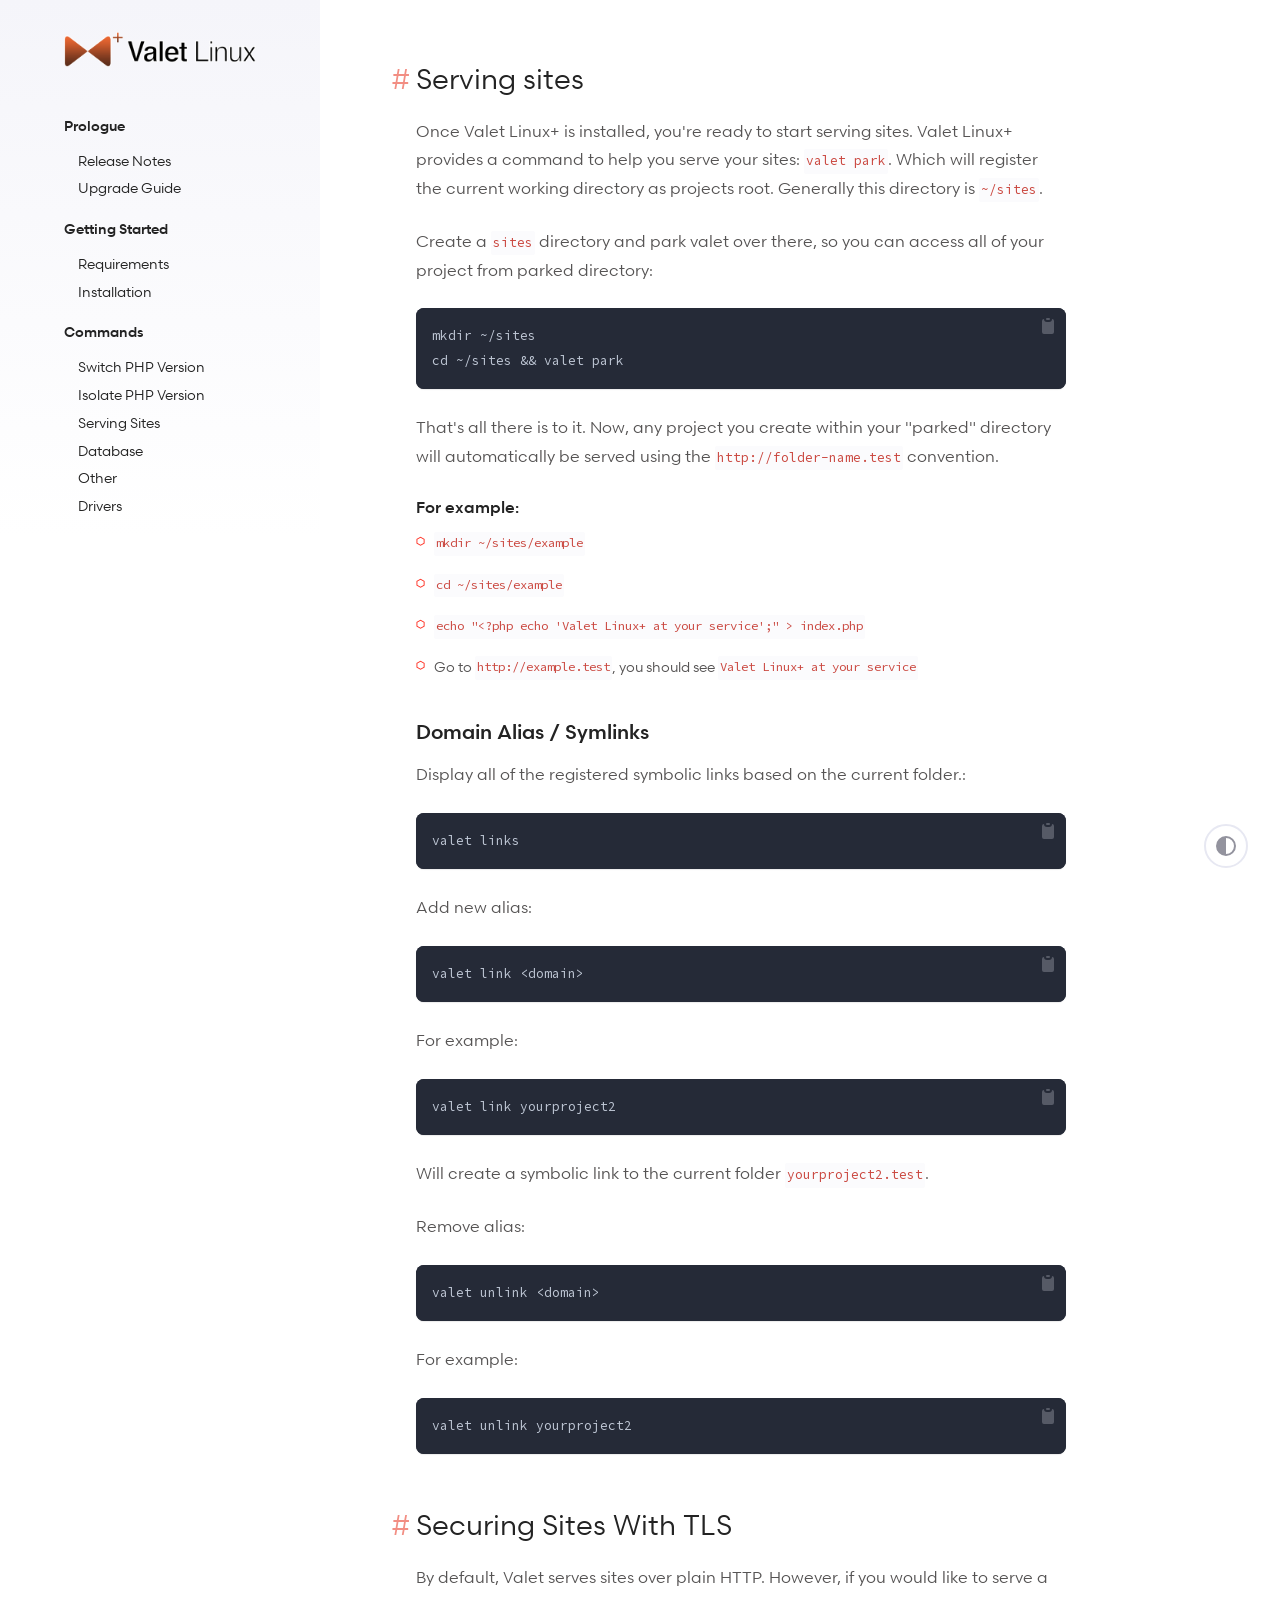
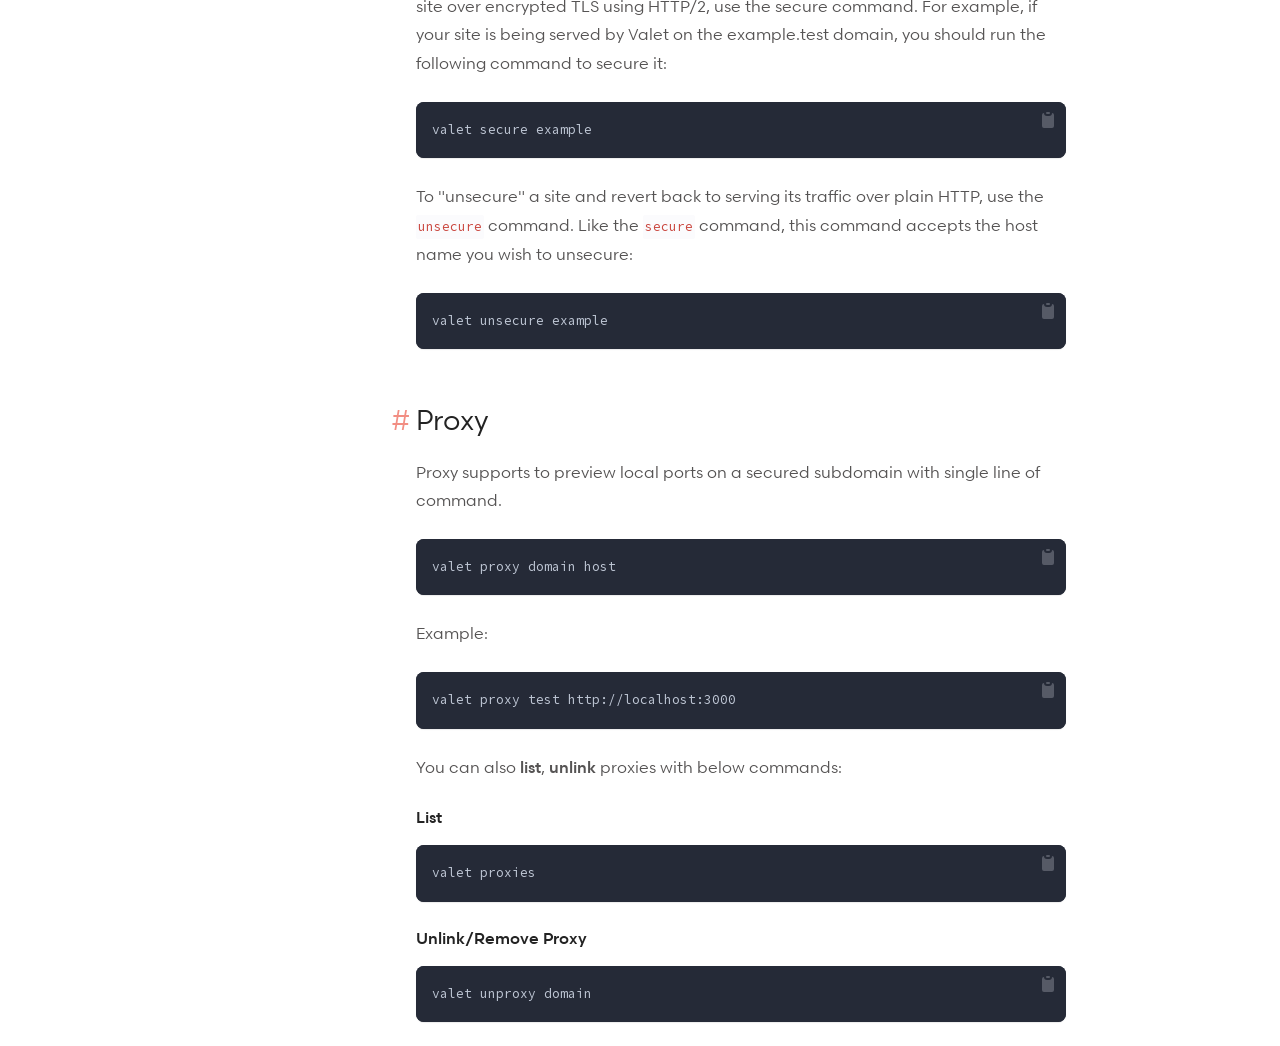
<file: serving-sites.html>
<!DOCTYPE html>
<html lang="en">

<head>
    <meta charset="utf-8">

    <title>Valet Linux Plus - Advanced local development experience for Linux</title>

    <meta name="viewport" content="width=device-width, initial-scale=1, viewport-fit=cover">

        <link rel="canonical" href="serving-sites.html">
    
    <!-- Primary Meta Tags -->
    <meta name="title" content="Valet Linux Plus - Advanced local development experience for Linux">
    <meta name="description" content="Valet Linux Plus. Advanced local development experience for Linux.">

    <!-- Open Graph / Facebook -->
    <meta property="og:type" content="website">
    <meta property="og:url" content="serving-sites.html">
    <meta property="og:title" content="Valet Linux Plus - Advanced local development experience for Linux">
    <meta property="og:description" content="Valet Linux Plus. Advanced local development experience for Linux.">
    <meta property="og:image" content="img/og-image.jpg">

    <!-- Twitter -->
    <meta property="twitter:card" content="summary_large_image">
    <meta property="twitter:url" content="https://valetlinux.plus/">
    <meta property="twitter:title" content="Valet Linux Plus - Advanced local development experience for Linux">
    <meta property="twitter:description" content="Valet Linux Plus. Advanced local development experience for Linux.">
    <meta property="twitter:image" content="img/og-image.jpg">

    <!-- Favicon -->
    <link rel="shortcut icon" href="img/favicon.ico">
    <meta name="theme-color" content="#ffffff">
    <meta name="color-scheme" content="light">
    <link rel="stylesheet" href="css/fonts.css">
    <link rel="preload" as="style" href="css/app.css" /><link rel="modulepreload" href="js/app.js" /><link rel="stylesheet" href="css/app.css" /><script type="module" src="js/app.js"></script>
    
    <script>
    window.matchMedia('(prefers-color-scheme: dark)').addEventListener('change', e => {
        if (localStorage.theme === 'system') {
            if (e.matches) {
                document.documentElement.classList.add('dark');
                document.documentElement.setAttribute('data-theme', 'dark');
            } else {
                document.documentElement.classList.remove('dark');
                document.documentElement.setAttribute('data-theme', 'light');
            }
        }

        updateThemeAndSchemeColor();
    });

    function updateTheme() {
        if (!('theme' in localStorage)) {
            localStorage.theme = 'system';
        }

        switch (localStorage.theme) {
            case 'system':
                if (window.matchMedia('(prefers-color-scheme: dark)').matches) {
                    document.documentElement.classList.add('dark');
                    document.documentElement.setAttribute('data-theme', 'dark');
                } else {
                    document.documentElement.classList.remove('dark');
                    document.documentElement.setAttribute('data-theme', 'light');
                }

                document.documentElement.setAttribute('color-theme', 'system');
                break;

            case 'dark':
                document.documentElement.classList.add('dark');
                document.documentElement.setAttribute('color-theme', 'dark');
                document.documentElement.setAttribute('data-theme', 'dark');
                break;

            case 'light':
                document.documentElement.classList.remove('dark');
                document.documentElement.setAttribute('color-theme', 'light');
                document.documentElement.setAttribute('data-theme', 'light');
                break;
        }

        updateThemeAndSchemeColor();
    }

    function updateThemeAndSchemeColor() {
        if (! alwaysLightMode) {
            if (document.documentElement.classList.contains('dark')) {
                document.querySelector('meta[name="color-scheme"]').setAttribute('content', 'dark');
                document.querySelector('meta[name="theme-color"]').setAttribute('content', '#171923');

                return;
            }

            document.querySelector('meta[name="color-scheme"]').setAttribute('content', 'light');
            document.querySelector('meta[name="theme-color"]').setAttribute('content', '#ffffff');
        }
    }

    const alwaysLightMode = false;

    updateTheme();
</script>
</head>
<body
    x-data="{
        navIsOpen: false,
    }"
    class="w-full h-full font-sans antialiased text-gray-900 language-php"
>

    <a
    id="skip-to-content-link"
    href="serving-sites.html#main-content"
    class="absolute bg-gray-100 px-4 py-2 top-3 left-3 text-gray-700 shadow-xl"
>
    Skip to content
</a>

    <div class="relative overflow-auto dark:bg-dark-700 min-h-screen" id="docsScreen">
        <div class="relative lg:flex lg:items-start">
            <aside class="hidden fixed top-0 bottom-0 left-0 z-20 h-full w-16 bg-gradient-to-b from-gray-100 to-white transition-all duration-300 overflow-hidden lg:sticky lg:w-80 lg:shrink-0 lg:flex lg:flex-col lg:justify-end lg:items-end 2xl:max-w-lg 2xl:w-full dark:from-dark-800 dark:to-dark-700">
                <div class="relative min-h-0 flex-1 flex flex-col xl:w-80">
                    <a href="index.html" class="flex items-center py-8 px-4 lg:px-8 xl:px-16">
                        <img
                            class="shrink-0 transition-all duration-300"
                            src="img/valet-logo.png"
                            alt="Valet"
                        >
                    </a>
                    <div class="overflow-y-auto overflow-x-hidden px-4 lg:overflow-hidden lg:px-8 xl:px-16">
                        <nav id="indexed-nav" class="hidden lg:block lg:mt-4">
                            <div class="docs_sidebar">
                                <ul>
<li>
<h2>Prologue</h2>
<ul>
<li>
<a href="https://github.com/genesisweb/valet-linux-plus/releases">Release Notes</a>
</li>
<li>
<a href="upgrade.html">Upgrade Guide</a>
</li>
</ul>
</li>
<li>
<h2>Getting Started</h2>
<ul>
<li>
<a href="requirements.html">Requirements</a>
</li>
<li>
<a href="installation.html">Installation</a>
</li>
</ul>
</li>
<li>
<h2>Commands</h2>
<ul>
<li>
<a href="php-version.html">Switch PHP Version</a>
</li>
<li>
<a href="isolate-version.html">Isolate PHP Version</a>
</li>
<li>
<a href="serving-sites.html">Serving Sites</a>
</li>
<li>
<a href="database.html">Database</a>
</li>
<li>
<a href="other.html">Other</a>
</li>
<li>
<a href="drivers.html">Drivers</a>
</li>
</ul>
</li>
</ul>

                            </div>
                        </nav>
                    </div>
                </div>
            </aside>

            <header
                class="lg:hidden"
                @keydown.window.escape="navIsOpen = false"
                @click.away="navIsOpen = false"
            >
                <div class="relative mx-auto w-full py-10 bg-white transition duration-200 dark:bg-dark-700">
                    <div class="mx-auto px-8 sm:px-16 flex items-center justify-between">
                        <a href="index.html" class="flex items-center">
                            <img class="" src="img/valet-logo.png" alt="Valet" width="150">
                        </a>
                        <div class="flex-1 flex items-center justify-end">
                            <button id="header__sun" onclick="toSystemMode()" title="Switch to system theme" class="relative w-10 h-10 focus:outline-none focus:shadow-outline text-gray-500">
                                <svg xmlns="http://www.w3.org/2000/svg" class="icon icon-tabler icon-tabler-sun" width="24" height="24" viewBox="0 0 24 24" stroke-width="2" stroke="currentColor" fill="none" stroke-linecap="round" stroke-linejoin="round">
                                    <path stroke="none" d="M0 0h24v24H0z" fill="none"></path>
                                    <circle cx="12" cy="12" r="4"></circle>
                                    <path d="M3 12h1m8 -9v1m8 8h1m-9 8v1m-6.4 -15.4l.7 .7m12.1 -.7l-.7 .7m0 11.4l.7 .7m-12.1 -.7l-.7 .7"></path>
                                 </svg>
                            </button>
                            <button id="header__moon" onclick="toLightMode()" title="Switch to light mode" class="relative w-10 h-10 focus:outline-none focus:shadow-outline text-gray-500">
                                <svg style="width:24px;height:24px" viewBox="0 0 24 24">
                                    <path fill="currentColor" d="M17.75,4.09L15.22,6.03L16.13,9.09L13.5,7.28L10.87,9.09L11.78,6.03L9.25,4.09L12.44,4L13.5,1L14.56,4L17.75,4.09M21.25,11L19.61,12.25L20.2,14.23L18.5,13.06L16.8,14.23L17.39,12.25L15.75,11L17.81,10.95L18.5,9L19.19,10.95L21.25,11M18.97,15.95C19.8,15.87 20.69,17.05 20.16,17.8C19.84,18.25 19.5,18.67 19.08,19.07C15.17,23 8.84,23 4.94,19.07C1.03,15.17 1.03,8.83 4.94,4.93C5.34,4.53 5.76,4.17 6.21,3.85C6.96,3.32 8.14,4.21 8.06,5.04C7.79,7.9 8.75,10.87 10.95,13.06C13.14,15.26 16.1,16.22 18.97,15.95M17.33,17.97C14.5,17.81 11.7,16.64 9.53,14.5C7.36,12.31 6.2,9.5 6.04,6.68C3.23,9.82 3.34,14.64 6.35,17.66C9.37,20.67 14.19,20.78 17.33,17.97Z" />
                                </svg>
                            </button>
                            <button id="header__indeterminate" onclick="toDarkMode()" title="Switch to dark mode" class="relative w-10 h-10 focus:outline-none focus:shadow-outline text-gray-500">
                                <svg style="width:24px;height:24px" viewBox="0 0 24 24">
                                    <path fill="currentColor" d="M12 2A10 10 0 0 0 2 12A10 10 0 0 0 12 22A10 10 0 0 0 22 12A10 10 0 0 0 12 2M12 4A8 8 0 0 1 20 12A8 8 0 0 1 12 20V4Z" />
                                </svg>
                            </button>
                            <button class="ml-2 relative w-10 h-10 p-2 text-red-600 lg:hidden focus:outline-none focus:shadow-outline" aria-label="Menu" @click.prevent="navIsOpen = !navIsOpen">
                                <svg x-show="! navIsOpen" x-transition.opacity class="absolute inset-0 mt-2 ml-2 w-6 h-6" viewBox="0 0 24 24" stroke="currentColor" stroke-width="2" fill="none" stroke-linecap="round" stroke-linejoin="round"><line x1="3" y1="12" x2="21" y2="12"></line><line x1="3" y1="6" x2="21" y2="6"></line><line x1="3" y1="18" x2="21" y2="18"></line></svg>
                                <svg x-show="navIsOpen" x-transition.opacity x-cloak class="absolute inset-0 mt-2 ml-2 w-6 h-6" viewBox="0 0 24 24" stroke="currentColor" stroke-width="2" fill="none" stroke-linecap="round" stroke-linejoin="round"><line x1="18" y1="6" x2="6" y2="18"></line><line x1="6" y1="6" x2="18" y2="18"></line></svg>
                            </button>
                        </div>
                    </div>
                    <span :class="{ 'shadow-sm': navIsOpen }" class="absolute inset-0 z-20 pointer-events-none"></span>
                </div>
                <div
                    x-show="navIsOpen"
                    x-transition:enter="duration-150"
                    x-transition:leave="duration-100 ease-in"
                    x-cloak
                >
                    <nav
                        x-show="navIsOpen"
                        x-cloak
                        class="absolute w-full transform origin-top shadow-sm z-10"
                        x-transition:enter="duration-150 ease-out"
                        x-transition:enter-start="opacity-0 -translate-y-8 scale-75"
                        x-transition:enter-end="opacity-100 scale-100"
                        x-transition:leave="duration-100 ease-in"
                        x-transition:leave-start="opacity-100 scale-100"
                        x-transition:leave-end="opacity-0 -translate-y-8 scale-75"
                    >
                        <div class="relative p-8 bg-white docs_sidebar dark:bg-dark-600">
                            <ul>
<li>
<h2>Prologue</h2>
<ul>
<li>
<a href="https://github.com/genesisweb/valet-linux-plus/releases">Release Notes</a>
</li>
<li>
<a href="upgrade.html">Upgrade Guide</a>
</li>
</ul>
</li>
<li>
<h2>Getting Started</h2>
<ul>
<li>
<a href="requirements.html">Requirements</a>
</li>
<li>
<a href="installation.html">Installation</a>
</li>
</ul>
</li>
<li>
<h2>Commands</h2>
<ul>
<li>
<a href="php-version.html">Switch PHP Version</a>
</li>
<li>
<a href="isolate-version.html">Isolate PHP Version</a>
</li>
<li>
<a href="serving-sites.html">Serving Sites</a>
</li>
<li>
<a href="database.html">Database</a>
</li>
<li>
<a href="other.html">Other</a>
</li>
<li>
<a href="drivers.html">Drivers</a>
</li>
</ul>
</li>
</ul>

                        </div>
                    </nav>
                </div>
            </header>

            <section class="flex-1 dark:bg-dark-700">
                <div class="max-w-screen-lg px-8 sm:px-16 lg:px-24">

                    <section class="mt-8 md:mt-16">
                        <section class="docs_main max-w-prose">
                            <div id="main-content">
    <ul>
<li></li>
</ul>
<p><a name="serving-sites"></a></p>
<h2>Serving sites</h2>
<p>Once Valet Linux+ is installed, you're ready to start serving sites. Valet Linux+ provides a command to help you serve your sites: <code>valet park</code>. Which will register the current working directory as projects root. Generally this directory is <code>~/sites</code>.</p>
<p>Create a <code>sites</code> directory and park valet over there, so you can access all of your project from parked directory:</p>
<div class="code-container">
<pre><code data-theme="olaolu-palenight" data-lang="text" class='torchlight' style='background-color: #292D3E; --theme-selection-background: #7580B850;'><!-- Syntax highlighted by torchlight.dev --><div class='line'><span style="color: #BFC7D5;">mkdir ~/sites</span></div><div class='line'><span style="color: #BFC7D5;">cd ~/sites &amp;&amp; valet park</span></div></code></pre>
</div>
<p>That's all there is to it. Now, any project you create within your &quot;parked&quot; directory will automatically be served using the <code>http://folder-name.test</code> convention.</p>
<h4>For example:</h4>
<ul>
<li>
<code>mkdir ~/sites/example</code>
</li>
<li>
<code>cd ~/sites/example</code>
</li>
<li>
<code>echo &quot;&lt;?php echo 'Valet Linux+ at your service';&quot; &gt; index.php</code>
</li>
<li>Go to <code>http://example.test</code>, you should see <code>Valet Linux+ at your service</code>
</li>
</ul>
<h3>Domain Alias / Symlinks</h3>
<p>Display all of the registered symbolic links based on the current folder.:</p>
<div class="code-container">
<pre><code data-theme="olaolu-palenight" data-lang="text" class='torchlight' style='background-color: #292D3E; --theme-selection-background: #7580B850;'><!-- Syntax highlighted by torchlight.dev --><div class='line'><span style="color: #BFC7D5;">valet links</span></div></code></pre>
</div>
<p>Add new alias:</p>
<div class="code-container">
<pre><code data-theme="olaolu-palenight" data-lang="text" class='torchlight' style='background-color: #292D3E; --theme-selection-background: #7580B850;'><!-- Syntax highlighted by torchlight.dev --><div class='line'><span style="color: #BFC7D5;">valet link &lt;domain&gt;</span></div></code></pre>
</div>
<p>For example:</p>
<div class="code-container">
<pre><code data-theme="olaolu-palenight" data-lang="text" class='torchlight' style='background-color: #292D3E; --theme-selection-background: #7580B850;'><!-- Syntax highlighted by torchlight.dev --><div class='line'><span style="color: #BFC7D5;">valet link yourproject2</span></div></code></pre>
</div>
<p>Will create a symbolic link to the current folder <code>yourproject2.test</code>.</p>
<p>Remove alias:</p>
<div class="code-container">
<pre><code data-theme="olaolu-palenight" data-lang="text" class='torchlight' style='background-color: #292D3E; --theme-selection-background: #7580B850;'><!-- Syntax highlighted by torchlight.dev --><div class='line'><span style="color: #BFC7D5;">valet unlink &lt;domain&gt;</span></div></code></pre>
</div>
<p>For example:</p>
<div class="code-container">
<pre><code data-theme="olaolu-palenight" data-lang="text" class='torchlight' style='background-color: #292D3E; --theme-selection-background: #7580B850;'><!-- Syntax highlighted by torchlight.dev --><div class='line'><span style="color: #BFC7D5;">valet unlink yourproject2</span></div></code></pre>
</div>
<p><a name="securing-sites-with-tls"></a></p>
<h2>Securing Sites With TLS</h2>
<p>By default, Valet serves sites over plain HTTP. However, if you would like to serve a site over encrypted TLS using HTTP/2, use the secure command. For example, if your site is being served by Valet on the example.test domain, you should run the following command to secure it:</p>
<div class="code-container">
<pre><code data-theme="olaolu-palenight" data-lang="text" class='torchlight' style='background-color: #292D3E; --theme-selection-background: #7580B850;'><!-- Syntax highlighted by torchlight.dev --><div class='line'><span style="color: #BFC7D5;">valet secure example</span></div></code></pre>
</div>
<p>To &quot;unsecure&quot; a site and revert back to serving its traffic over plain HTTP, use the <code>unsecure</code> command. Like the <code>secure</code> command, this command accepts the host name you wish to unsecure:</p>
<div class="code-container">
<pre><code data-theme="olaolu-palenight" data-lang="text" class='torchlight' style='background-color: #292D3E; --theme-selection-background: #7580B850;'><!-- Syntax highlighted by torchlight.dev --><div class='line'><span style="color: #BFC7D5;">valet unsecure example</span></div></code></pre>
</div>
<p><a name="proxy"></a></p>
<h2>Proxy</h2>
<p>Proxy supports to preview local ports on a secured subdomain with single line of command.</p>
<div class="code-container">
<pre><code data-theme="olaolu-palenight" data-lang="text" class='torchlight' style='background-color: #292D3E; --theme-selection-background: #7580B850;'><!-- Syntax highlighted by torchlight.dev --><div class='line'><span style="color: #BFC7D5;">valet proxy domain host</span></div></code></pre>
</div>
<p>Example:</p>
<div class="code-container">
<pre><code data-theme="olaolu-palenight" data-lang="text" class='torchlight' style='background-color: #292D3E; --theme-selection-background: #7580B850;'><!-- Syntax highlighted by torchlight.dev --><div class='line'><span style="color: #BFC7D5;">valet proxy test http://localhost:3000</span></div></code></pre>
</div>
<p>You can also <strong>list</strong>, <strong>unlink</strong> proxies with below commands:</p>
<h4>List</h4>
<div class="code-container">
<pre><code data-theme="olaolu-palenight" data-lang="text" class='torchlight' style='background-color: #292D3E; --theme-selection-background: #7580B850;'><!-- Syntax highlighted by torchlight.dev --><div class='line'><span style="color: #BFC7D5;">valet proxies</span></div></code></pre>
</div>
<h4>Unlink/Remove Proxy</h4>
<div class="code-container">
<pre><code data-theme="olaolu-palenight" data-lang="text" class='torchlight' style='background-color: #292D3E; --theme-selection-background: #7580B850;'><!-- Syntax highlighted by torchlight.dev --><div class='line'><span style="color: #BFC7D5;">valet unproxy domain</span></div></code></pre>
</div>
</div>
                        </section>
                    </section>
                </div>
            </section>

            <div class="max-lg:hidden fixed right-8 bottom-8 border-2 border-solid rounded-3xl">
                <div class="flex-1 flex items-center justify-end">
                    <button id="header__sun" onclick="toSystemMode()" title="Switch to system theme" class="relative w-10 h-10 focus:outline-none focus:shadow-outline text-gray-500">
                        <svg xmlns="http://www.w3.org/2000/svg" class="icon icon-tabler icon-tabler-sun m-auto" width="24" height="24" viewBox="0 0 24 24" stroke-width="2" stroke="currentColor" fill="none" stroke-linecap="round" stroke-linejoin="round">
                            <path stroke="none" d="M0 0h24v24H0z" fill="none"></path>
                            <circle cx="12" cy="12" r="4"></circle>
                            <path d="M3 12h1m8 -9v1m8 8h1m-9 8v1m-6.4 -15.4l.7 .7m12.1 -.7l-.7 .7m0 11.4l.7 .7m-12.1 -.7l-.7 .7"></path>
                        </svg>
                    </button>
                    <button id="header__moon" onclick="toLightMode()" title="Switch to light mode" class="relative w-10 h-10 focus:outline-none focus:shadow-outline text-gray-500">
                        <svg style="width:24px;height:24px" viewBox="0 0 24 24" class=" m-auto">
                            <path fill="currentColor" d="M17.75,4.09L15.22,6.03L16.13,9.09L13.5,7.28L10.87,9.09L11.78,6.03L9.25,4.09L12.44,4L13.5,1L14.56,4L17.75,4.09M21.25,11L19.61,12.25L20.2,14.23L18.5,13.06L16.8,14.23L17.39,12.25L15.75,11L17.81,10.95L18.5,9L19.19,10.95L21.25,11M18.97,15.95C19.8,15.87 20.69,17.05 20.16,17.8C19.84,18.25 19.5,18.67 19.08,19.07C15.17,23 8.84,23 4.94,19.07C1.03,15.17 1.03,8.83 4.94,4.93C5.34,4.53 5.76,4.17 6.21,3.85C6.96,3.32 8.14,4.21 8.06,5.04C7.79,7.9 8.75,10.87 10.95,13.06C13.14,15.26 16.1,16.22 18.97,15.95M17.33,17.97C14.5,17.81 11.7,16.64 9.53,14.5C7.36,12.31 6.2,9.5 6.04,6.68C3.23,9.82 3.34,14.64 6.35,17.66C9.37,20.67 14.19,20.78 17.33,17.97Z" />
                        </svg>
                    </button>
                    <button id="header__indeterminate" onclick="toDarkMode()" title="Switch to dark mode" class="relative w-10 h-10 focus:outline-none focus:shadow-outline text-gray-500">
                        <svg style="width:24px;height:24px" viewBox="0 0 24 24" class=" m-auto">
                            <path fill="currentColor" d="M12 2A10 10 0 0 0 2 12A10 10 0 0 0 12 22A10 10 0 0 0 22 12A10 10 0 0 0 12 2M12 4A8 8 0 0 1 20 12A8 8 0 0 1 12 20V4Z" />
                        </svg>
                    </button>
                </div>
            </div>
        </div>
    </div>
</body>
</html>
</file>
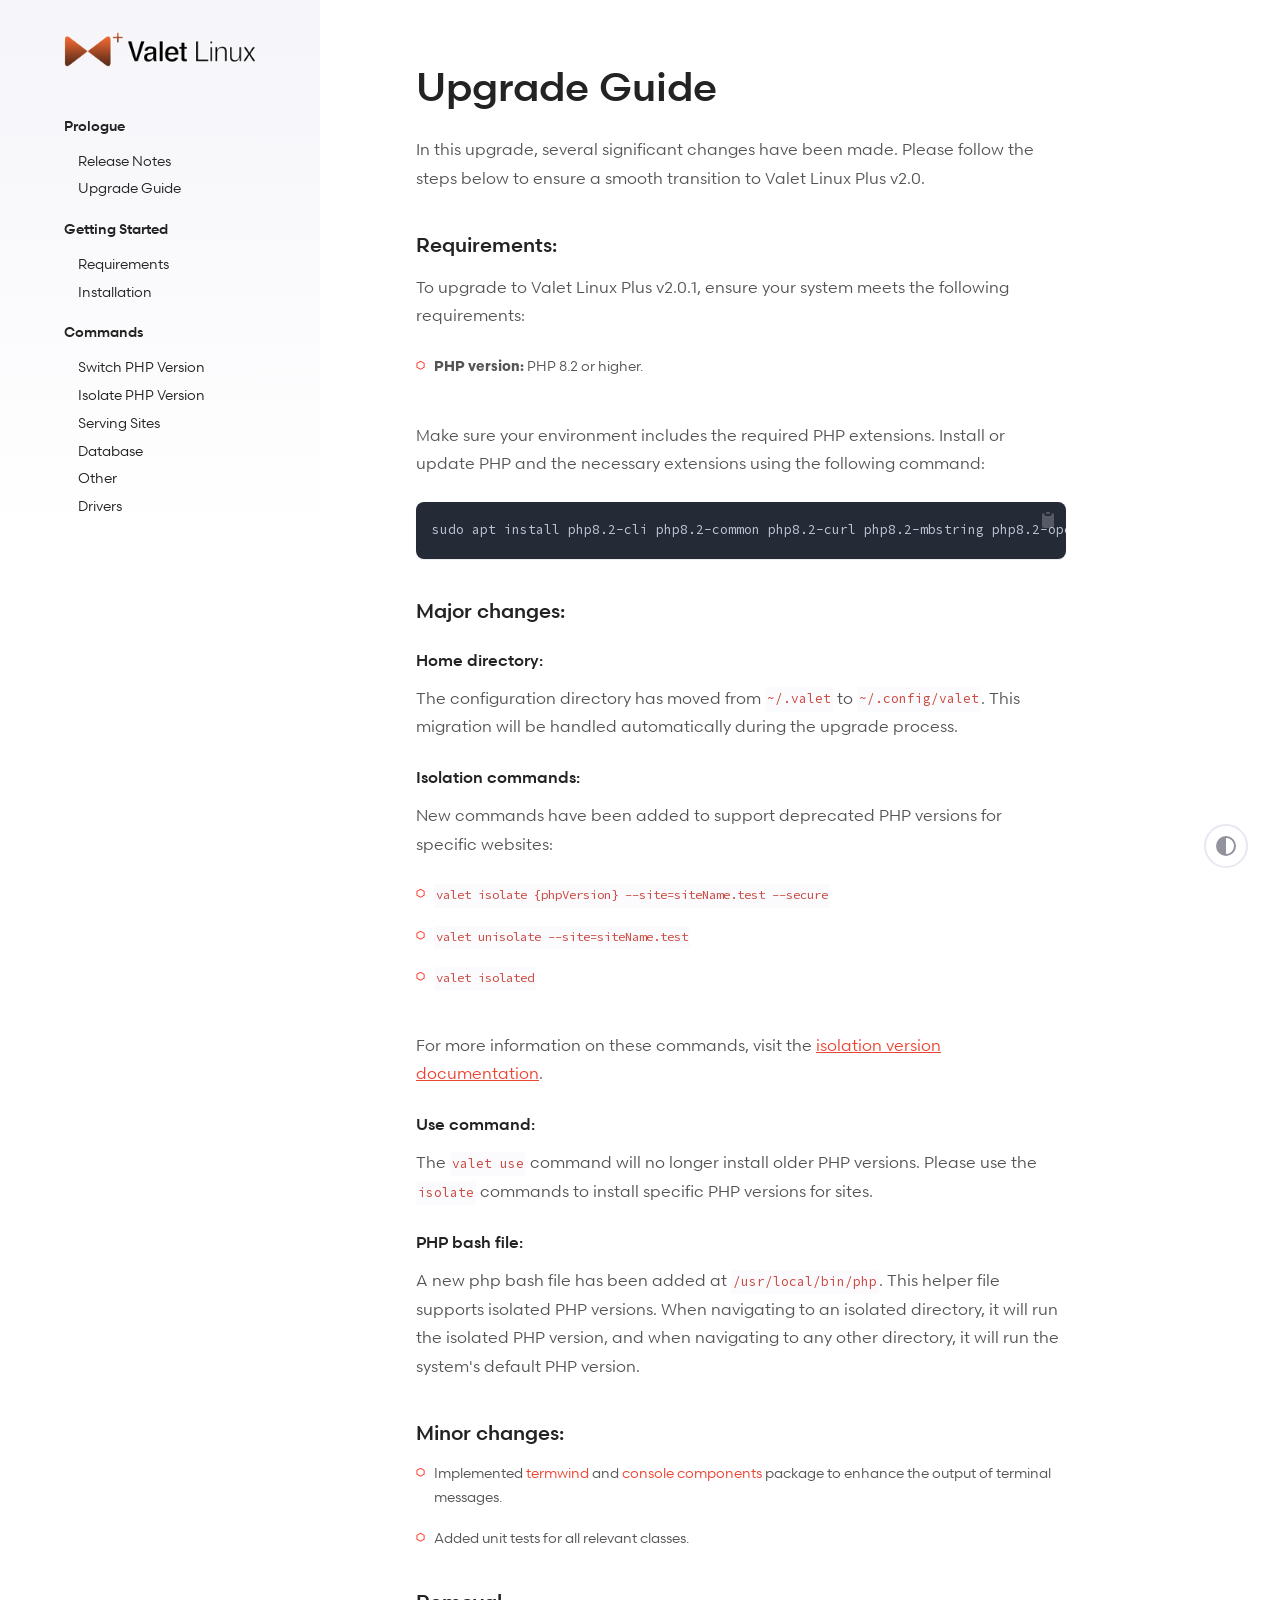
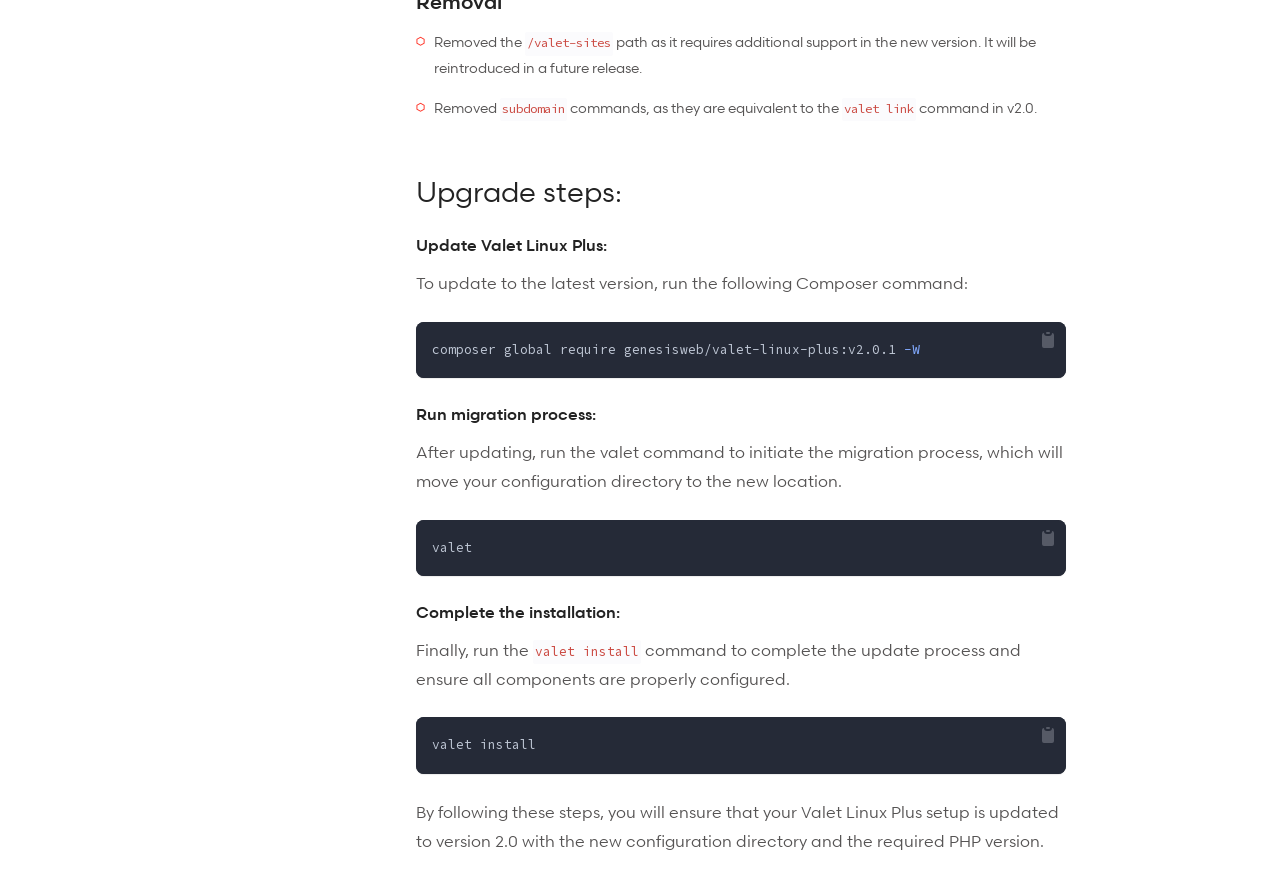
<file: upgrade.html>
<!DOCTYPE html>
<html lang="en">

<head>
    <meta charset="utf-8">

    <title>Valet Linux Plus - Advanced local development experience for Linux</title>

    <meta name="viewport" content="width=device-width, initial-scale=1, viewport-fit=cover">

        <link rel="canonical" href="upgrade.html">
    
    <!-- Primary Meta Tags -->
    <meta name="title" content="Valet Linux Plus - Advanced local development experience for Linux">
    <meta name="description" content="Valet Linux Plus. Advanced local development experience for Linux.">

    <!-- Open Graph / Facebook -->
    <meta property="og:type" content="website">
    <meta property="og:url" content="upgrade.html">
    <meta property="og:title" content="Valet Linux Plus - Advanced local development experience for Linux">
    <meta property="og:description" content="Valet Linux Plus. Advanced local development experience for Linux.">
    <meta property="og:image" content="img/og-image.jpg">

    <!-- Twitter -->
    <meta property="twitter:card" content="summary_large_image">
    <meta property="twitter:url" content="https://valetlinux.plus/">
    <meta property="twitter:title" content="Valet Linux Plus - Advanced local development experience for Linux">
    <meta property="twitter:description" content="Valet Linux Plus. Advanced local development experience for Linux.">
    <meta property="twitter:image" content="img/og-image.jpg">

    <!-- Favicon -->
    <link rel="shortcut icon" href="img/favicon.ico">
    <meta name="theme-color" content="#ffffff">
    <meta name="color-scheme" content="light">
    <link rel="stylesheet" href="css/fonts.css">
    <link rel="preload" as="style" href="css/app.css" /><link rel="modulepreload" href="js/app.js" /><link rel="stylesheet" href="css/app.css" /><script type="module" src="js/app.js"></script>
    
    <script>
    window.matchMedia('(prefers-color-scheme: dark)').addEventListener('change', e => {
        if (localStorage.theme === 'system') {
            if (e.matches) {
                document.documentElement.classList.add('dark');
                document.documentElement.setAttribute('data-theme', 'dark');
            } else {
                document.documentElement.classList.remove('dark');
                document.documentElement.setAttribute('data-theme', 'light');
            }
        }

        updateThemeAndSchemeColor();
    });

    function updateTheme() {
        if (!('theme' in localStorage)) {
            localStorage.theme = 'system';
        }

        switch (localStorage.theme) {
            case 'system':
                if (window.matchMedia('(prefers-color-scheme: dark)').matches) {
                    document.documentElement.classList.add('dark');
                    document.documentElement.setAttribute('data-theme', 'dark');
                } else {
                    document.documentElement.classList.remove('dark');
                    document.documentElement.setAttribute('data-theme', 'light');
                }

                document.documentElement.setAttribute('color-theme', 'system');
                break;

            case 'dark':
                document.documentElement.classList.add('dark');
                document.documentElement.setAttribute('color-theme', 'dark');
                document.documentElement.setAttribute('data-theme', 'dark');
                break;

            case 'light':
                document.documentElement.classList.remove('dark');
                document.documentElement.setAttribute('color-theme', 'light');
                document.documentElement.setAttribute('data-theme', 'light');
                break;
        }

        updateThemeAndSchemeColor();
    }

    function updateThemeAndSchemeColor() {
        if (! alwaysLightMode) {
            if (document.documentElement.classList.contains('dark')) {
                document.querySelector('meta[name="color-scheme"]').setAttribute('content', 'dark');
                document.querySelector('meta[name="theme-color"]').setAttribute('content', '#171923');

                return;
            }

            document.querySelector('meta[name="color-scheme"]').setAttribute('content', 'light');
            document.querySelector('meta[name="theme-color"]').setAttribute('content', '#ffffff');
        }
    }

    const alwaysLightMode = false;

    updateTheme();
</script>
</head>
<body
    x-data="{
        navIsOpen: false,
    }"
    class="w-full h-full font-sans antialiased text-gray-900 language-php"
>

    <a
    id="skip-to-content-link"
    href="upgrade.html#main-content"
    class="absolute bg-gray-100 px-4 py-2 top-3 left-3 text-gray-700 shadow-xl"
>
    Skip to content
</a>

    <div class="relative overflow-auto dark:bg-dark-700 min-h-screen" id="docsScreen">
        <div class="relative lg:flex lg:items-start">
            <aside class="hidden fixed top-0 bottom-0 left-0 z-20 h-full w-16 bg-gradient-to-b from-gray-100 to-white transition-all duration-300 overflow-hidden lg:sticky lg:w-80 lg:shrink-0 lg:flex lg:flex-col lg:justify-end lg:items-end 2xl:max-w-lg 2xl:w-full dark:from-dark-800 dark:to-dark-700">
                <div class="relative min-h-0 flex-1 flex flex-col xl:w-80">
                    <a href="index.html" class="flex items-center py-8 px-4 lg:px-8 xl:px-16">
                        <img
                            class="shrink-0 transition-all duration-300"
                            src="img/valet-logo.png"
                            alt="Valet"
                        >
                    </a>
                    <div class="overflow-y-auto overflow-x-hidden px-4 lg:overflow-hidden lg:px-8 xl:px-16">
                        <nav id="indexed-nav" class="hidden lg:block lg:mt-4">
                            <div class="docs_sidebar">
                                <ul>
<li>
<h2>Prologue</h2>
<ul>
<li>
<a href="https://github.com/genesisweb/valet-linux-plus/releases">Release Notes</a>
</li>
<li>
<a href="upgrade.html">Upgrade Guide</a>
</li>
</ul>
</li>
<li>
<h2>Getting Started</h2>
<ul>
<li>
<a href="requirements.html">Requirements</a>
</li>
<li>
<a href="installation.html">Installation</a>
</li>
</ul>
</li>
<li>
<h2>Commands</h2>
<ul>
<li>
<a href="php-version.html">Switch PHP Version</a>
</li>
<li>
<a href="isolate-version.html">Isolate PHP Version</a>
</li>
<li>
<a href="serving-sites.html">Serving Sites</a>
</li>
<li>
<a href="database.html">Database</a>
</li>
<li>
<a href="other.html">Other</a>
</li>
<li>
<a href="drivers.html">Drivers</a>
</li>
</ul>
</li>
</ul>

                            </div>
                        </nav>
                    </div>
                </div>
            </aside>

            <header
                class="lg:hidden"
                @keydown.window.escape="navIsOpen = false"
                @click.away="navIsOpen = false"
            >
                <div class="relative mx-auto w-full py-10 bg-white transition duration-200 dark:bg-dark-700">
                    <div class="mx-auto px-8 sm:px-16 flex items-center justify-between">
                        <a href="index.html" class="flex items-center">
                            <img class="" src="img/valet-logo.png" alt="Valet" width="150">
                        </a>
                        <div class="flex-1 flex items-center justify-end">
                            <button id="header__sun" onclick="toSystemMode()" title="Switch to system theme" class="relative w-10 h-10 focus:outline-none focus:shadow-outline text-gray-500">
                                <svg xmlns="http://www.w3.org/2000/svg" class="icon icon-tabler icon-tabler-sun" width="24" height="24" viewBox="0 0 24 24" stroke-width="2" stroke="currentColor" fill="none" stroke-linecap="round" stroke-linejoin="round">
                                    <path stroke="none" d="M0 0h24v24H0z" fill="none"></path>
                                    <circle cx="12" cy="12" r="4"></circle>
                                    <path d="M3 12h1m8 -9v1m8 8h1m-9 8v1m-6.4 -15.4l.7 .7m12.1 -.7l-.7 .7m0 11.4l.7 .7m-12.1 -.7l-.7 .7"></path>
                                 </svg>
                            </button>
                            <button id="header__moon" onclick="toLightMode()" title="Switch to light mode" class="relative w-10 h-10 focus:outline-none focus:shadow-outline text-gray-500">
                                <svg style="width:24px;height:24px" viewBox="0 0 24 24">
                                    <path fill="currentColor" d="M17.75,4.09L15.22,6.03L16.13,9.09L13.5,7.28L10.87,9.09L11.78,6.03L9.25,4.09L12.44,4L13.5,1L14.56,4L17.75,4.09M21.25,11L19.61,12.25L20.2,14.23L18.5,13.06L16.8,14.23L17.39,12.25L15.75,11L17.81,10.95L18.5,9L19.19,10.95L21.25,11M18.97,15.95C19.8,15.87 20.69,17.05 20.16,17.8C19.84,18.25 19.5,18.67 19.08,19.07C15.17,23 8.84,23 4.94,19.07C1.03,15.17 1.03,8.83 4.94,4.93C5.34,4.53 5.76,4.17 6.21,3.85C6.96,3.32 8.14,4.21 8.06,5.04C7.79,7.9 8.75,10.87 10.95,13.06C13.14,15.26 16.1,16.22 18.97,15.95M17.33,17.97C14.5,17.81 11.7,16.64 9.53,14.5C7.36,12.31 6.2,9.5 6.04,6.68C3.23,9.82 3.34,14.64 6.35,17.66C9.37,20.67 14.19,20.78 17.33,17.97Z" />
                                </svg>
                            </button>
                            <button id="header__indeterminate" onclick="toDarkMode()" title="Switch to dark mode" class="relative w-10 h-10 focus:outline-none focus:shadow-outline text-gray-500">
                                <svg style="width:24px;height:24px" viewBox="0 0 24 24">
                                    <path fill="currentColor" d="M12 2A10 10 0 0 0 2 12A10 10 0 0 0 12 22A10 10 0 0 0 22 12A10 10 0 0 0 12 2M12 4A8 8 0 0 1 20 12A8 8 0 0 1 12 20V4Z" />
                                </svg>
                            </button>
                            <button class="ml-2 relative w-10 h-10 p-2 text-red-600 lg:hidden focus:outline-none focus:shadow-outline" aria-label="Menu" @click.prevent="navIsOpen = !navIsOpen">
                                <svg x-show="! navIsOpen" x-transition.opacity class="absolute inset-0 mt-2 ml-2 w-6 h-6" viewBox="0 0 24 24" stroke="currentColor" stroke-width="2" fill="none" stroke-linecap="round" stroke-linejoin="round"><line x1="3" y1="12" x2="21" y2="12"></line><line x1="3" y1="6" x2="21" y2="6"></line><line x1="3" y1="18" x2="21" y2="18"></line></svg>
                                <svg x-show="navIsOpen" x-transition.opacity x-cloak class="absolute inset-0 mt-2 ml-2 w-6 h-6" viewBox="0 0 24 24" stroke="currentColor" stroke-width="2" fill="none" stroke-linecap="round" stroke-linejoin="round"><line x1="18" y1="6" x2="6" y2="18"></line><line x1="6" y1="6" x2="18" y2="18"></line></svg>
                            </button>
                        </div>
                    </div>
                    <span :class="{ 'shadow-sm': navIsOpen }" class="absolute inset-0 z-20 pointer-events-none"></span>
                </div>
                <div
                    x-show="navIsOpen"
                    x-transition:enter="duration-150"
                    x-transition:leave="duration-100 ease-in"
                    x-cloak
                >
                    <nav
                        x-show="navIsOpen"
                        x-cloak
                        class="absolute w-full transform origin-top shadow-sm z-10"
                        x-transition:enter="duration-150 ease-out"
                        x-transition:enter-start="opacity-0 -translate-y-8 scale-75"
                        x-transition:enter-end="opacity-100 scale-100"
                        x-transition:leave="duration-100 ease-in"
                        x-transition:leave-start="opacity-100 scale-100"
                        x-transition:leave-end="opacity-0 -translate-y-8 scale-75"
                    >
                        <div class="relative p-8 bg-white docs_sidebar dark:bg-dark-600">
                            <ul>
<li>
<h2>Prologue</h2>
<ul>
<li>
<a href="https://github.com/genesisweb/valet-linux-plus/releases">Release Notes</a>
</li>
<li>
<a href="upgrade.html">Upgrade Guide</a>
</li>
</ul>
</li>
<li>
<h2>Getting Started</h2>
<ul>
<li>
<a href="requirements.html">Requirements</a>
</li>
<li>
<a href="installation.html">Installation</a>
</li>
</ul>
</li>
<li>
<h2>Commands</h2>
<ul>
<li>
<a href="php-version.html">Switch PHP Version</a>
</li>
<li>
<a href="isolate-version.html">Isolate PHP Version</a>
</li>
<li>
<a href="serving-sites.html">Serving Sites</a>
</li>
<li>
<a href="database.html">Database</a>
</li>
<li>
<a href="other.html">Other</a>
</li>
<li>
<a href="drivers.html">Drivers</a>
</li>
</ul>
</li>
</ul>

                        </div>
                    </nav>
                </div>
            </header>

            <section class="flex-1 dark:bg-dark-700">
                <div class="max-w-screen-lg px-8 sm:px-16 lg:px-24">

                    <section class="mt-8 md:mt-16">
                        <section class="docs_main max-w-prose">
                            <div id="main-content">
    <ul>
<li></li>
</ul>
<h1>Upgrade Guide</h1>
<p>In this upgrade, several significant changes have been made. Please follow the steps below to ensure a smooth transition to Valet Linux Plus v2.0.</p>
<h3>Requirements:</h3>
<p>To upgrade to Valet Linux Plus v2.0.1, ensure your system meets the following requirements:</p>
<ul>
<li>
<strong>PHP version:</strong> PHP 8.2 or higher.</li>
</ul>
<p>Make sure your environment includes the required PHP extensions. Install or update PHP and the necessary extensions using the following command:</p>
<div class="code-container">
<pre><code data-theme="olaolu-palenight" data-lang="shell" class='torchlight' style='background-color: #292D3E; --theme-selection-background: #7580B850;'><!-- Syntax highlighted by torchlight.dev --><div class='line'><span style="color: #BFC7D5;">sudo </span><span style="color: #BFC7D5;">apt</span><span style="color: #BFC7D5;"> </span><span style="color: #BFC7D5;">install</span><span style="color: #BFC7D5;"> </span><span style="color: #BFC7D5;">php8.2-cli</span><span style="color: #BFC7D5;"> </span><span style="color: #BFC7D5;">php8.2-common</span><span style="color: #BFC7D5;"> </span><span style="color: #BFC7D5;">php8.2-curl</span><span style="color: #BFC7D5;"> </span><span style="color: #BFC7D5;">php8.2-mbstring</span><span style="color: #BFC7D5;"> </span><span style="color: #BFC7D5;">php8.2-opcache</span><span style="color: #BFC7D5;"> </span><span style="color: #BFC7D5;">php8.2-readline</span><span style="color: #BFC7D5;"> </span><span style="color: #BFC7D5;">php8.2-xml</span><span style="color: #BFC7D5;"> </span><span style="color: #BFC7D5;">php8.2-zip</span><span style="color: #BFC7D5;"> </span><span style="color: #BFC7D5;">php8.2-mysql</span><span style="color: #BFC7D5;"> </span><span style="color: #BFC7D5;">php8.2-gd</span></div></code></pre>
</div>
<h3>Major changes:</h3>
<h4>Home directory:</h4>
<p>The configuration directory has moved from <code>~/.valet</code> to <code>~/.config/valet</code>. This migration will be handled automatically during the upgrade process.</p>
<h4>Isolation commands:</h4>
<p>New commands have been added to support deprecated PHP versions for specific websites:</p>
<ul>
<li>
<code>valet isolate {phpVersion} --site=siteName.test --secure</code>
</li>
<li>
<code>valet unisolate --site=siteName.test</code>
</li>
<li>
<code>valet isolated</code>
</li>
</ul>
<p>For more information on these commands, visit the <a href="isolate-version.html">isolation version documentation</a>.</p>
<h4>Use command:</h4>
<p>The <code>valet use</code> command will no longer install older PHP versions. Please use the <code>isolate</code> commands to install specific PHP versions for sites.</p>
<h4>PHP bash file:</h4>
<p>A new php bash file has been added at <code>/usr/local/bin/php</code>. This helper file supports isolated PHP versions. When navigating to an isolated directory, it will run the isolated PHP version, and when navigating to any other directory, it will run the system's default PHP version.</p>
<h3>Minor changes:</h3>
<ul>
<li>Implemented <a href="https://packagist.org/packages/nunomaduro/termwind">termwind</a> and <a href="https://packagist.org/packages/uttamrabadiya/console-components">console components</a> package to enhance the output of terminal messages.</li>
<li>Added unit tests for all relevant classes.</li>
</ul>
<h3>Removal</h3>
<ul>
<li>Removed the <code>/valet-sites</code> path as it requires additional support in the new version. It will be reintroduced in a future release.</li>
<li>Removed <code>subdomain</code> commands, as they are equivalent to the <code>valet link</code> command in v2.0.</li>
</ul>
<h2>Upgrade steps:</h2>
<h4>Update Valet Linux Plus:</h4>
<p>To update to the latest version, run the following Composer command:</p>
<div class="code-container">
<pre><code data-theme="olaolu-palenight" data-lang="shell" class='torchlight' style='background-color: #292D3E; --theme-selection-background: #7580B850;'><!-- Syntax highlighted by torchlight.dev --><div class='line'><span style="color: #BFC7D5;">composer </span><span style="color: #BFC7D5;">global</span><span style="color: #BFC7D5;"> </span><span style="color: #BFC7D5;">require</span><span style="color: #BFC7D5;"> </span><span style="color: #BFC7D5;">genesisweb/valet-linux-plus:v2.0.1</span><span style="color: #BFC7D5;"> </span><span style="color: #82AAFF;">-W</span></div></code></pre>
</div>
<h4>Run migration process:</h4>
<p>After updating, run the valet command to initiate the migration process, which will move your configuration directory to the new location.</p>
<div class="code-container">
<pre><code data-theme="olaolu-palenight" data-lang="shell" class='torchlight' style='background-color: #292D3E; --theme-selection-background: #7580B850;'><!-- Syntax highlighted by torchlight.dev --><div class='line'><span style="color: #BFC7D5;">valet</span></div></code></pre>
</div>
<h4>Complete the installation:</h4>
<p>Finally, run the <code>valet install</code> command to complete the update process and ensure all components are properly configured.</p>
<div class="code-container">
<pre><code data-theme="olaolu-palenight" data-lang="shell" class='torchlight' style='background-color: #292D3E; --theme-selection-background: #7580B850;'><!-- Syntax highlighted by torchlight.dev --><div class='line'><span style="color: #BFC7D5;">valet </span><span style="color: #BFC7D5;">install</span></div></code></pre>
</div>
<p>By following these steps, you will ensure that your Valet Linux Plus setup is updated to version 2.0 with the new configuration directory and the required PHP version.</p>
</div>
                        </section>
                    </section>
                </div>
            </section>

            <div class="max-lg:hidden fixed right-8 bottom-8 border-2 border-solid rounded-3xl">
                <div class="flex-1 flex items-center justify-end">
                    <button id="header__sun" onclick="toSystemMode()" title="Switch to system theme" class="relative w-10 h-10 focus:outline-none focus:shadow-outline text-gray-500">
                        <svg xmlns="http://www.w3.org/2000/svg" class="icon icon-tabler icon-tabler-sun m-auto" width="24" height="24" viewBox="0 0 24 24" stroke-width="2" stroke="currentColor" fill="none" stroke-linecap="round" stroke-linejoin="round">
                            <path stroke="none" d="M0 0h24v24H0z" fill="none"></path>
                            <circle cx="12" cy="12" r="4"></circle>
                            <path d="M3 12h1m8 -9v1m8 8h1m-9 8v1m-6.4 -15.4l.7 .7m12.1 -.7l-.7 .7m0 11.4l.7 .7m-12.1 -.7l-.7 .7"></path>
                        </svg>
                    </button>
                    <button id="header__moon" onclick="toLightMode()" title="Switch to light mode" class="relative w-10 h-10 focus:outline-none focus:shadow-outline text-gray-500">
                        <svg style="width:24px;height:24px" viewBox="0 0 24 24" class=" m-auto">
                            <path fill="currentColor" d="M17.75,4.09L15.22,6.03L16.13,9.09L13.5,7.28L10.87,9.09L11.78,6.03L9.25,4.09L12.44,4L13.5,1L14.56,4L17.75,4.09M21.25,11L19.61,12.25L20.2,14.23L18.5,13.06L16.8,14.23L17.39,12.25L15.75,11L17.81,10.95L18.5,9L19.19,10.95L21.25,11M18.97,15.95C19.8,15.87 20.69,17.05 20.16,17.8C19.84,18.25 19.5,18.67 19.08,19.07C15.17,23 8.84,23 4.94,19.07C1.03,15.17 1.03,8.83 4.94,4.93C5.34,4.53 5.76,4.17 6.21,3.85C6.96,3.32 8.14,4.21 8.06,5.04C7.79,7.9 8.75,10.87 10.95,13.06C13.14,15.26 16.1,16.22 18.97,15.95M17.33,17.97C14.5,17.81 11.7,16.64 9.53,14.5C7.36,12.31 6.2,9.5 6.04,6.68C3.23,9.82 3.34,14.64 6.35,17.66C9.37,20.67 14.19,20.78 17.33,17.97Z" />
                        </svg>
                    </button>
                    <button id="header__indeterminate" onclick="toDarkMode()" title="Switch to dark mode" class="relative w-10 h-10 focus:outline-none focus:shadow-outline text-gray-500">
                        <svg style="width:24px;height:24px" viewBox="0 0 24 24" class=" m-auto">
                            <path fill="currentColor" d="M12 2A10 10 0 0 0 2 12A10 10 0 0 0 12 22A10 10 0 0 0 22 12A10 10 0 0 0 12 2M12 4A8 8 0 0 1 20 12A8 8 0 0 1 12 20V4Z" />
                        </svg>
                    </button>
                </div>
            </div>
        </div>
    </div>
</body>
</html>
</file>
<file: css/fonts.css>
/* Local copies of the fonts originally served by Adobe Typekit. */

@font-face {
  font-family: "source-code-pro";
  font-style: normal;
  font-weight: 400;
  font-display: swap;
  src: url("../fonts/source-code-pro-400-normal.woff2") format("woff2");
}

@font-face {
  font-family: "source-code-pro";
  font-style: italic;
  font-weight: 400;
  font-display: swap;
  src: url("../fonts/source-code-pro-400-italic.woff2") format("woff2");
}

@font-face {
  font-family: "scandia-line-web";
  font-style: normal;
  font-weight: 700;
  font-display: swap;
  src: url("../fonts/scandia-line-web-700-normal.woff2") format("woff2");
}

@font-face {
  font-family: "scandia-line-web";
  font-style: normal;
  font-weight: 500;
  font-display: swap;
  src: url("../fonts/scandia-line-web-500-normal.woff2") format("woff2");
}

@font-face {
  font-family: "scandia-line-web";
  font-style: normal;
  font-weight: 400;
  font-display: swap;
  src: url("../fonts/scandia-line-web-400-normal.woff2") format("woff2");
}

@font-face {
  font-family: "scandia-web";
  font-style: normal;
  font-weight: 700;
  font-display: swap;
  src: url("../fonts/scandia-web-700-normal.woff2") format("woff2");
}

@font-face {
  font-family: "scandia-web";
  font-style: normal;
  font-weight: 500;
  font-display: swap;
  src: url("../fonts/scandia-web-500-normal.woff2") format("woff2");
}

@font-face {
  font-family: "scandia-web";
  font-style: italic;
  font-weight: 500;
  font-display: swap;
  src: url("../fonts/scandia-web-500-italic.woff2") format("woff2");
}

@font-face {
  font-family: "scandia-web";
  font-style: normal;
  font-weight: 400;
  font-display: swap;
  src: url("../fonts/scandia-web-400-normal.woff2") format("woff2");
}

@font-face {
  font-family: "scandia-web";
  font-style: italic;
  font-weight: 400;
  font-display: swap;
  src: url("../fonts/scandia-web-400-italic.woff2") format("woff2");
}

.tk-source-code-pro { font-family: "source-code-pro", monospace; }
.tk-scandia-line-web { font-family: "scandia-line-web", sans-serif; }
.tk-scandia-web { font-family: "scandia-web", sans-serif; }
</file>
<file: css/app.css>
*,:before,:after{box-sizing:border-box;border-width:0;border-style:solid;border-color:#e7e8f2}:before,:after{--tw-content: ""}html{line-height:1.5;-webkit-text-size-adjust:100%;-moz-tab-size:4;-o-tab-size:4;tab-size:4;font-family:scandia-web,ui-sans-serif,system-ui,-apple-system,BlinkMacSystemFont,Segoe UI,Roboto,Helvetica Neue,Arial,Noto Sans,sans-serif,"Apple Color Emoji","Segoe UI Emoji",Segoe UI Symbol,"Noto Color Emoji";font-feature-settings:normal;font-variation-settings:normal}body{margin:0;line-height:inherit}hr{height:0;color:inherit;border-top-width:1px}abbr:where([title]){-webkit-text-decoration:underline dotted;text-decoration:underline dotted}h1,h2,h3,h4,h5,h6{font-size:inherit;font-weight:inherit}a{color:inherit;text-decoration:inherit}b,strong{font-weight:bolder}code,kbd,samp,pre{font-family:source-code-pro,ui-monospace,SFMono-Regular,Menlo,Monaco,Consolas,Liberation Mono,Courier New,monospace;font-size:1em}small{font-size:80%}sub,sup{font-size:75%;line-height:0;position:relative;vertical-align:baseline}sub{bottom:-.25em}sup{top:-.5em}table{text-indent:0;border-color:inherit;border-collapse:collapse}button,input,optgroup,select,textarea{font-family:inherit;font-size:100%;font-weight:inherit;line-height:inherit;color:inherit;margin:0;padding:0}button,select{text-transform:none}button,[type=button],[type=reset],[type=submit]{-webkit-appearance:button;background-color:transparent;background-image:none}:-moz-focusring{outline:auto}:-moz-ui-invalid{box-shadow:none}progress{vertical-align:baseline}::-webkit-inner-spin-button,::-webkit-outer-spin-button{height:auto}[type=search]{-webkit-appearance:textfield;outline-offset:-2px}::-webkit-search-decoration{-webkit-appearance:none}::-webkit-file-upload-button{-webkit-appearance:button;font:inherit}summary{display:list-item}blockquote,dl,dd,h1,h2,h3,h4,h5,h6,hr,figure,p,pre{margin:0}fieldset{margin:0;padding:0}legend{padding:0}ol,ul,menu{list-style:none;margin:0;padding:0}textarea{resize:vertical}input::-moz-placeholder,textarea::-moz-placeholder{opacity:1;color:#b5b5bd}input::placeholder,textarea::placeholder{opacity:1;color:#b5b5bd}button,[role=button]{cursor:pointer}:disabled{cursor:default}img,svg,video,canvas,audio,iframe,embed,object{display:block;vertical-align:middle}img,video{max-width:100%;height:auto}[hidden]{display:none}*,:before,:after{--tw-border-spacing-x: 0;--tw-border-spacing-y: 0;--tw-translate-x: 0;--tw-translate-y: 0;--tw-rotate: 0;--tw-skew-x: 0;--tw-skew-y: 0;--tw-scale-x: 1;--tw-scale-y: 1;--tw-pan-x: ;--tw-pan-y: ;--tw-pinch-zoom: ;--tw-scroll-snap-strictness: proximity;--tw-ordinal: ;--tw-slashed-zero: ;--tw-numeric-figure: ;--tw-numeric-spacing: ;--tw-numeric-fraction: ;--tw-ring-inset: ;--tw-ring-offset-width: 0px;--tw-ring-offset-color: #fff;--tw-ring-color: rgb(10 178 245 / .5);--tw-ring-offset-shadow: 0 0 #0000;--tw-ring-shadow: 0 0 #0000;--tw-shadow: 0 0 #0000;--tw-shadow-colored: 0 0 #0000;--tw-blur: ;--tw-brightness: ;--tw-contrast: ;--tw-grayscale: ;--tw-hue-rotate: ;--tw-invert: ;--tw-saturate: ;--tw-sepia: ;--tw-drop-shadow: ;--tw-backdrop-blur: ;--tw-backdrop-brightness: ;--tw-backdrop-contrast: ;--tw-backdrop-grayscale: ;--tw-backdrop-hue-rotate: ;--tw-backdrop-invert: ;--tw-backdrop-opacity: ;--tw-backdrop-saturate: ;--tw-backdrop-sepia: }::backdrop{--tw-border-spacing-x: 0;--tw-border-spacing-y: 0;--tw-translate-x: 0;--tw-translate-y: 0;--tw-rotate: 0;--tw-skew-x: 0;--tw-skew-y: 0;--tw-scale-x: 1;--tw-scale-y: 1;--tw-pan-x: ;--tw-pan-y: ;--tw-pinch-zoom: ;--tw-scroll-snap-strictness: proximity;--tw-ordinal: ;--tw-slashed-zero: ;--tw-numeric-figure: ;--tw-numeric-spacing: ;--tw-numeric-fraction: ;--tw-ring-inset: ;--tw-ring-offset-width: 0px;--tw-ring-offset-color: #fff;--tw-ring-color: rgb(10 178 245 / .5);--tw-ring-offset-shadow: 0 0 #0000;--tw-ring-shadow: 0 0 #0000;--tw-shadow: 0 0 #0000;--tw-shadow-colored: 0 0 #0000;--tw-blur: ;--tw-brightness: ;--tw-contrast: ;--tw-grayscale: ;--tw-hue-rotate: ;--tw-invert: ;--tw-saturate: ;--tw-sepia: ;--tw-drop-shadow: ;--tw-backdrop-blur: ;--tw-backdrop-brightness: ;--tw-backdrop-contrast: ;--tw-backdrop-grayscale: ;--tw-backdrop-hue-rotate: ;--tw-backdrop-invert: ;--tw-backdrop-opacity: ;--tw-backdrop-saturate: ;--tw-backdrop-sepia: }.container{width:100%}@media (min-width: 640px){.container{max-width:640px}}@media (min-width: 768px){.container{max-width:768px}}@media (min-width: 1024px){.container{max-width:1024px}}@media (min-width: 1280px){.container{max-width:1280px}}@media (min-width: 1536px){.container{max-width:1536px}}.docs_main h1,.docs_main h2,.docs_main h3,.docs_main h4,.docs_main h5,.docs_main h6{font-weight:500;margin-bottom:.75em}.docs_main h2,.docs_main h3{margin-top:2em}.docs_main h4{margin-top:1.5em}.docs_main h1{font-size:2em;letter-spacing:-1px;line-height:1.125em;margin-bottom:.65em}@media (min-width: 768px){.docs_main h1{font-size:2.5em}}@media (min-width: 1024px){.docs_main h1{font-size:3em}}@media (min-width: 1280px){.docs_main h1{font-size:3.5em}}@media (min-width: 1536px){.docs_main h1{font-size:4em}}.docs_main h2{font-size:1.75em;font-weight:400;letter-spacing:-.5px;line-height:1.125em}@media (min-width: 768px){.docs_main h2{font-size:2.25em}}@media (min-width: 1024px){.docs_main h2{font-size:3em}}.docs_main h3{font-size:1.25em;font-weight:500;line-height:1.25em;letter-spacing:-.33px}@media (min-width: 640px){.docs_main h3{font-size:1.75em}}@media (min-width: 768px){.docs_main h3{font-size:2em}}.docs_main h4{font-size:1em;font-weight:400;letter-spacing:-.25px}@media (min-width: 640px){.docs_main h4{font-size:1.5em}}.docs_main h5{font-size:.95em;font-weight:700;line-height:1.666em;color:#565454}@media (min-width: 640px){.docs_main h5{font-size:1.125em}}.docs_main h6{font-size:.875em;font-weight:500;color:#777}.docs_main a{position:relative;text-decoration:none;transition:all .3s ease}.docs_main a.learn_more{color:#eb4432;font-weight:500}.docs_main a.learn_more span{display:inline-block;transition:transform .3s ease}.docs_main a.learn_more:hover span{transform:translate(.5em)}.docs_main p{font-size:1em;line-height:1.666em;color:#565454}.docs_main p strong{font-weight:500}.docs_main p.small{font-size:.75em;line-height:1.714em}@media (min-width: 768px){.docs_main p{font-size:1.125em}.docs_main p.small{font-size:.875em}}.docs_main p+pre{margin-top:0}.docs_main p,.docs_main ul,.docs_main ol,.docs_main pre{margin-bottom:1.5em}.docs_main p a,.docs_main ul a,.docs_main ol a,.docs_main pre a{color:#eb4432;text-decoration:underline;word-break:break-word}.docs_main p a:hover,.docs_main ul a:hover,.docs_main ol a:hover,.docs_main pre a:hover{color:darken(#EB4432,10%)}.docs_main q,.docs_main blockquote p{quotes:"“" "”" "‘" "’"}@media (min-width: 640px){.docs_main blockquote{margin-left:0;margin-right:0}}.docs_main span.small_text{display:block;font-size:.625em;line-height:1.4em;color:#565454}.docs_main span.label,.docs_main label{display:block;font-size:.625em;line-height:1.4em;text-transform:uppercase;opacity:.4;margin-bottom:.875em;letter-spacing:2.5px}.docs_main code{font-size:.875em;font-family:source-code-pro,ui-monospace,SFMono-Regular,Menlo,Monaco,Consolas,Liberation Mono,Courier New,monospace;line-height:1.714em;color:#232323}.docs_main :not(pre)>code{background:#fbfbfd;color:#ca473f;padding:0 .25em}.list-custom li{position:relative;padding-left:1rem}.list-custom li:before{content:"";position:absolute;top:.15em;left:0;width:9px;height:10px;background:url(../img/icons/ul_marker.min.svg) no-repeat 50%;background-size:contain}:not(pre)>code{color:#232323;background:none;text-align:left;white-space:pre;word-spacing:normal;word-break:normal;word-wrap:normal;-moz-tab-size:4;-o-tab-size:4;tab-size:4;-webkit-hyphens:none;hyphens:none}.docs_main :not(pre)>code{display:inline-flex;padding:0 .125rem;border-radius:.125rem;max-width:100%;overflow-x:auto;vertical-align:middle}:is(.dark .docs_main :not(pre) > code){--tw-bg-opacity: 1;background-color:rgb(37 42 55 / var(--tw-bg-opacity));--tw-text-opacity: 1;color:rgb(235 68 50 / var(--tw-text-opacity))}pre{margin-top:1rem;margin-bottom:1rem;overflow-x:auto;-moz-tab-size:4;-o-tab-size:4;tab-size:4;white-space:pre;word-spacing:normal;word-break:normal;word-wrap:normal;box-shadow:0 1px 1px #00000014;position:relative;border-radius:.5rem;--tw-bg-opacity: 1;background-color:rgb(37 42 55 / var(--tw-bg-opacity))}.code-block-wrapper .copyBtn{position:absolute;right:.5rem;top:.5rem;--tw-text-opacity: 1;color:rgb(231 232 242 / var(--tw-text-opacity));opacity:.25;outline:2px solid transparent;outline-offset:2px}.code-block-wrapper .copyBtn:hover{--tw-text-opacity: 1;color:rgb(147 147 158 / var(--tw-text-opacity));opacity:1}pre .copyBtn:hover,pre .copyBtn:focus,pre .copyBtn:active{--tw-text-opacity: 1;color:rgb(255 255 255 / var(--tw-text-opacity));outline:2px solid transparent;outline-offset:2px}pre code.torchlight{display:block;min-width:-moz-max-content;min-width:max-content;padding-top:1rem;padding-bottom:1rem;--tw-bg-opacity: 1 !important;background-color:rgb(37 42 55 / var(--tw-bg-opacity))!important}pre code.torchlight .line{padding-left:1rem;padding-right:1rem}pre code.torchlight .line-number{padding-right:1rem}.tabbed-code{margin-top:1.25rem;margin-bottom:1.25rem;overflow:hidden;border-radius:.375rem;--tw-bg-opacity: 1;background-color:rgb(57 64 86 / var(--tw-bg-opacity))}.tabbed-code pre{margin-top:0rem;margin-bottom:0rem}.tabbed-code .tabbed-code-nav{display:flex;padding-left:.5rem;padding-right:.5rem;padding-top:.5rem}.tabbed-code .tabbed-code-nav .tabbed-code-nav-button{border-top-left-radius:.25rem;border-top-right-radius:.25rem;padding:.625rem .75rem;font-size:.875rem;line-height:1.25rem;--tw-text-opacity: 1;color:rgb(215 215 220 / var(--tw-text-opacity))}.tabbed-code .tabbed-code-nav .tabbed-code-nav-button[data-tab=Pest],.tabbed-code .tabbed-code-nav .tabbed-code-nav-button[data-tab=PHPUnit]{background-size:1rem;background-repeat:no-repeat;background-position:.75rem center}.tabbed-code .tabbed-code-nav .tabbed-code-nav-button.active,.tabbed-code .tabbed-code-body{background-color:#262a36}.tabbed-code .tabbed-code-body .code-container{margin:0;display:none;border-radius:0}.tabbed-code .tabbed-code-body .code-container.active{display:block}.docs_sidebar ul{list-style-type:none;margin:.65em 0;padding:0}.docs_sidebar ul li{display:block;margin:.65em 0;white-space:nowrap}.docs_sidebar ul li h2{display:block;font-size:.875em;font-weight:500;color:#232323;text-decoration:none;margin-bottom:0;cursor:pointer;transition:all .3s ease}.docs_sidebar ul li h2:hover{transform:translate3d(5px,0,0)}.docs_sidebar ul li>a{display:block;font-size:.875em;font-weight:500;color:#232323;text-decoration:none;transition:transform .3s ease}.docs_sidebar ul li>a:hover{transform:translate3d(5px,0,0)}.docs_sidebar ul ul{overflow:hidden;transition:max-height .45s ease;max-height:none;margin:.35em 0}.docs_sidebar ul ul li>a{position:relative;padding-left:1em;font-weight:400;line-height:1.25}.docs_sidebar ul ul li.active>a:before{content:"";position:absolute;top:.25em;left:0;width:.5rem;height:.5rem;background:url(../img/icons/active_marker.min.svg) no-repeat center}.docs_sidebar ul>h2{margin-bottom:1em}/*! @docsearch/css Variables 3.3.3 | MIT License | © Algolia, Inc. and contributors | https://docsearch.algolia.com */:root{--docsearch-primary-color:#5468ff;--docsearch-text-color:#1c1e21;--docsearch-spacing:12px;--docsearch-icon-stroke-width:1.4;--docsearch-highlight-color:var(--docsearch-primary-color);--docsearch-muted-color:#969faf;--docsearch-container-background:rgba(101,108,133,.8);--docsearch-logo-color:#5468ff;--docsearch-modal-width:560px;--docsearch-modal-height:600px;--docsearch-modal-background:#f5f6f7;--docsearch-modal-shadow:inset 1px 1px 0 0 hsla(0,0%,100%,.5),0 3px 8px 0 #555a64;--docsearch-searchbox-height:56px;--docsearch-searchbox-background:#ebedf0;--docsearch-searchbox-focus-background:#fff;--docsearch-searchbox-shadow:inset 0 0 0 2px var(--docsearch-primary-color);--docsearch-hit-height:56px;--docsearch-hit-color:#444950;--docsearch-hit-active-color:#fff;--docsearch-hit-background:#fff;--docsearch-hit-shadow:0 1px 3px 0 #d4d9e1;--docsearch-key-gradient:linear-gradient(-225deg,#d5dbe4,#f8f8f8);--docsearch-key-shadow:inset 0 -2px 0 0 #cdcde6,inset 0 0 1px 1px #fff,0 1px 2px 1px rgba(30,35,90,.4);--docsearch-footer-height:44px;--docsearch-footer-background:#fff;--docsearch-footer-shadow:0 -1px 0 0 #e0e3e8,0 -3px 6px 0 rgba(69,98,155,.12)}html[data-theme=dark]{--docsearch-text-color:#f5f6f7;--docsearch-container-background:rgba(9,10,17,.8);--docsearch-modal-background:#15172a;--docsearch-modal-shadow:inset 1px 1px 0 0 #2c2e40,0 3px 8px 0 #000309;--docsearch-searchbox-background:#090a11;--docsearch-searchbox-focus-background:#000;--docsearch-hit-color:#bec3c9;--docsearch-hit-shadow:none;--docsearch-hit-background:#090a11;--docsearch-key-gradient:linear-gradient(-26.5deg,#565872,#31355b);--docsearch-key-shadow:inset 0 -2px 0 0 #282d55,inset 0 0 1px 1px #51577d,0 2px 2px 0 rgba(3,4,9,.3);--docsearch-footer-background:#1e2136;--docsearch-footer-shadow:inset 0 1px 0 0 rgba(73,76,106,.5),0 -4px 8px 0 rgba(0,0,0,.2);--docsearch-logo-color:#fff;--docsearch-muted-color:#7f8497}/*! @docsearch/css Modal 3.3.3 | MIT License | © Algolia, Inc. and contributors | https://docsearch.algolia.com */.DocSearch--active{overflow:hidden!important}.DocSearch-Container,.DocSearch-Container *{box-sizing:border-box}.DocSearch-Container{background-color:var(--docsearch-container-background);height:100vh;left:0;position:fixed;top:0;width:100vw;z-index:200}.DocSearch-Container a{text-decoration:none}.DocSearch-Link{-webkit-appearance:none;-moz-appearance:none;appearance:none;background:none;border:0;color:var(--docsearch-highlight-color);cursor:pointer;font:inherit;margin:0;padding:0}.DocSearch-Modal{background:var(--docsearch-modal-background);border-radius:6px;box-shadow:var(--docsearch-modal-shadow);flex-direction:column;margin:60px auto auto;max-width:var(--docsearch-modal-width);position:relative}.DocSearch-SearchBar{display:flex;padding:var(--docsearch-spacing) var(--docsearch-spacing) 0}.DocSearch-Form{align-items:center;background:var(--docsearch-searchbox-focus-background);border-radius:4px;box-shadow:var(--docsearch-searchbox-shadow);display:flex;height:var(--docsearch-searchbox-height);margin:0;padding:0 var(--docsearch-spacing);position:relative;width:100%}.DocSearch-Input{-webkit-appearance:none;-moz-appearance:none;appearance:none;background:transparent;border:0;color:var(--docsearch-text-color);flex:1;font:inherit;font-size:1.2em;height:100%;outline:none;padding:0 0 0 8px;width:80%}.DocSearch-Input::-moz-placeholder{color:var(--docsearch-muted-color);opacity:1}.DocSearch-Input::placeholder{color:var(--docsearch-muted-color);opacity:1}.DocSearch-Input::-webkit-search-cancel-button,.DocSearch-Input::-webkit-search-decoration,.DocSearch-Input::-webkit-search-results-button,.DocSearch-Input::-webkit-search-results-decoration{display:none}.DocSearch-LoadingIndicator,.DocSearch-MagnifierLabel,.DocSearch-Reset{margin:0;padding:0}.DocSearch-MagnifierLabel,.DocSearch-Reset{align-items:center;color:var(--docsearch-highlight-color);display:flex;justify-content:center}.DocSearch-Container--Stalled .DocSearch-MagnifierLabel,.DocSearch-LoadingIndicator{display:none}.DocSearch-Container--Stalled .DocSearch-LoadingIndicator{align-items:center;color:var(--docsearch-highlight-color);display:flex;justify-content:center}@media screen and (prefers-reduced-motion:reduce){.DocSearch-Reset{animation:none;-webkit-appearance:none;-moz-appearance:none;appearance:none;background:none;border:0;border-radius:50%;color:var(--docsearch-icon-color);cursor:pointer;right:0;stroke-width:var(--docsearch-icon-stroke-width)}}.DocSearch-Reset{animation:fade-in .1s ease-in forwards;-webkit-appearance:none;-moz-appearance:none;appearance:none;background:none;border:0;border-radius:50%;color:var(--docsearch-icon-color);cursor:pointer;padding:2px;right:0;stroke-width:var(--docsearch-icon-stroke-width)}.DocSearch-Reset[hidden]{display:none}.DocSearch-Reset:hover{color:var(--docsearch-highlight-color)}.DocSearch-LoadingIndicator svg,.DocSearch-MagnifierLabel svg{height:24px;width:24px}.DocSearch-Cancel{display:none}.DocSearch-Dropdown{max-height:calc(var(--docsearch-modal-height) - var(--docsearch-searchbox-height) - var(--docsearch-spacing) - var(--docsearch-footer-height));min-height:var(--docsearch-spacing);overflow-y:auto;overflow-y:overlay;padding:0 var(--docsearch-spacing);scrollbar-color:var(--docsearch-muted-color) var(--docsearch-modal-background);scrollbar-width:thin}.DocSearch-Dropdown::-webkit-scrollbar{width:12px}.DocSearch-Dropdown::-webkit-scrollbar-track{background:transparent}.DocSearch-Dropdown::-webkit-scrollbar-thumb{background-color:var(--docsearch-muted-color);border:3px solid var(--docsearch-modal-background);border-radius:20px}.DocSearch-Dropdown ul{list-style:none;margin:0;padding:0}.DocSearch-Label{font-size:.75em;line-height:1.6em}.DocSearch-Help,.DocSearch-Label{color:var(--docsearch-muted-color)}.DocSearch-Help{font-size:.9em;margin:0;-webkit-user-select:none;-moz-user-select:none;user-select:none}.DocSearch-Title{font-size:1.2em}.DocSearch-Logo a{display:flex}.DocSearch-Logo svg{color:var(--docsearch-logo-color);margin-left:8px}.DocSearch-Hits:last-of-type{margin-bottom:24px}.DocSearch-Hits mark{background:none;color:var(--docsearch-highlight-color)}.DocSearch-HitsFooter{color:var(--docsearch-muted-color);display:flex;font-size:.85em;justify-content:center;margin-bottom:var(--docsearch-spacing);padding:var(--docsearch-spacing)}.DocSearch-HitsFooter a{border-bottom:1px solid;color:inherit}.DocSearch-Hit{border-radius:4px;display:flex;padding-bottom:4px;position:relative}@media screen and (prefers-reduced-motion:reduce){.DocSearch-Hit--deleting{transition:none}}.DocSearch-Hit--deleting{opacity:0;transition:all .25s linear}@media screen and (prefers-reduced-motion:reduce){.DocSearch-Hit--favoriting{transition:none}}.DocSearch-Hit--favoriting{transform:scale(0);transform-origin:top center;transition:all .25s linear;transition-delay:.25s}.DocSearch-Hit a{background:var(--docsearch-hit-background);border-radius:4px;box-shadow:var(--docsearch-hit-shadow);display:block;padding-left:var(--docsearch-spacing);width:100%}.DocSearch-Hit-source{background:var(--docsearch-modal-background);color:var(--docsearch-highlight-color);font-size:.85em;font-weight:600;line-height:32px;margin:0 -4px;padding:8px 4px 0;position:sticky;top:0;z-index:10}.DocSearch-Hit-Tree{color:var(--docsearch-muted-color);height:var(--docsearch-hit-height);opacity:.5;stroke-width:var(--docsearch-icon-stroke-width);width:24px}.DocSearch-Hit[aria-selected=true] a{background-color:var(--docsearch-highlight-color)}.DocSearch-Hit[aria-selected=true] mark{text-decoration:underline}.DocSearch-Hit-Container{align-items:center;color:var(--docsearch-hit-color);display:flex;flex-direction:row;height:var(--docsearch-hit-height);padding:0 var(--docsearch-spacing) 0 0}.DocSearch-Hit-icon{height:20px;width:20px}.DocSearch-Hit-action,.DocSearch-Hit-icon{color:var(--docsearch-muted-color);stroke-width:var(--docsearch-icon-stroke-width)}.DocSearch-Hit-action{align-items:center;display:flex;height:22px;width:22px}.DocSearch-Hit-action svg{display:block;height:18px;width:18px}.DocSearch-Hit-action+.DocSearch-Hit-action{margin-left:6px}.DocSearch-Hit-action-button{-webkit-appearance:none;-moz-appearance:none;appearance:none;background:none;border:0;border-radius:50%;color:inherit;cursor:pointer;padding:2px}svg.DocSearch-Hit-Select-Icon{display:none}.DocSearch-Hit[aria-selected=true] .DocSearch-Hit-Select-Icon{display:block}.DocSearch-Hit-action-button:focus,.DocSearch-Hit-action-button:hover{background:rgba(0,0,0,.2);transition:background-color .1s ease-in}@media screen and (prefers-reduced-motion:reduce){.DocSearch-Hit-action-button:focus,.DocSearch-Hit-action-button:hover{transition:none}}.DocSearch-Hit-action-button:focus path,.DocSearch-Hit-action-button:hover path{fill:#fff}.DocSearch-Hit-content-wrapper{display:flex;flex:1 1 auto;flex-direction:column;font-weight:500;justify-content:center;line-height:1.2em;margin:0 8px;overflow-x:hidden;position:relative;text-overflow:ellipsis;white-space:nowrap;width:80%}.DocSearch-Hit-title{font-size:.9em}.DocSearch-Hit-path{color:var(--docsearch-muted-color);font-size:.75em}.DocSearch-Hit[aria-selected=true] .DocSearch-Hit-action,.DocSearch-Hit[aria-selected=true] .DocSearch-Hit-icon,.DocSearch-Hit[aria-selected=true] .DocSearch-Hit-path,.DocSearch-Hit[aria-selected=true] .DocSearch-Hit-text,.DocSearch-Hit[aria-selected=true] .DocSearch-Hit-title,.DocSearch-Hit[aria-selected=true] .DocSearch-Hit-Tree,.DocSearch-Hit[aria-selected=true] mark{color:var(--docsearch-hit-active-color)!important}@media screen and (prefers-reduced-motion:reduce){.DocSearch-Hit-action-button:focus,.DocSearch-Hit-action-button:hover{background:rgba(0,0,0,.2);transition:none}}.DocSearch-ErrorScreen,.DocSearch-NoResults,.DocSearch-StartScreen{font-size:.9em;margin:0 auto;padding:36px 0;text-align:center;width:80%}.DocSearch-Screen-Icon{color:var(--docsearch-muted-color);padding-bottom:12px}.DocSearch-NoResults-Prefill-List{display:inline-block;padding-bottom:24px;text-align:left}.DocSearch-NoResults-Prefill-List ul{display:inline-block;padding:8px 0 0}.DocSearch-NoResults-Prefill-List li{list-style-position:inside;list-style-type:"» "}.DocSearch-Prefill{-webkit-appearance:none;-moz-appearance:none;appearance:none;background:none;border:0;border-radius:1em;color:var(--docsearch-highlight-color);cursor:pointer;display:inline-block;font-size:1em;font-weight:700;padding:0}.DocSearch-Prefill:focus,.DocSearch-Prefill:hover{outline:none;text-decoration:underline}.DocSearch-Footer{align-items:center;background:var(--docsearch-footer-background);border-radius:0 0 8px 8px;box-shadow:var(--docsearch-footer-shadow);display:flex;flex-direction:row-reverse;flex-shrink:0;height:var(--docsearch-footer-height);justify-content:space-between;padding:0 var(--docsearch-spacing);position:relative;-webkit-user-select:none;-moz-user-select:none;user-select:none;width:100%;z-index:300}.DocSearch-Commands{color:var(--docsearch-muted-color);display:flex;list-style:none;margin:0;padding:0}.DocSearch-Commands li{align-items:center;display:flex}.DocSearch-Commands li:not(:last-of-type){margin-right:.8em}.DocSearch-Commands-Key{align-items:center;background:var(--docsearch-key-gradient);border-radius:2px;box-shadow:var(--docsearch-key-shadow);display:flex;height:18px;justify-content:center;margin-right:.4em;padding:0 0 1px;color:var(--docsearch-muted-color);border:0;width:20px}@media (max-width:768px){:root{--docsearch-spacing:10px;--docsearch-footer-height:40px}.DocSearch-Dropdown{height:100%}.DocSearch-Container{height:100vh;height:-webkit-fill-available;height:calc(var(--docsearch-vh, 1vh)*100);position:absolute}.DocSearch-Footer{border-radius:0;bottom:0;position:absolute}.DocSearch-Hit-content-wrapper{display:flex;position:relative;width:80%}.DocSearch-Modal{border-radius:0;box-shadow:none;height:100vh;height:-webkit-fill-available;height:calc(var(--docsearch-vh, 1vh)*100);margin:0;max-width:100%;width:100%}.DocSearch-Dropdown{max-height:calc(var(--docsearch-vh, 1vh)*100 - var(--docsearch-searchbox-height) - var(--docsearch-spacing) - var(--docsearch-footer-height))}.DocSearch-Cancel{-webkit-appearance:none;-moz-appearance:none;appearance:none;background:none;border:0;color:var(--docsearch-highlight-color);cursor:pointer;display:inline-block;flex:none;font:inherit;font-size:1em;font-weight:500;margin-left:var(--docsearch-spacing);outline:none;overflow:hidden;padding:0;-webkit-user-select:none;-moz-user-select:none;user-select:none;white-space:nowrap}.DocSearch-Commands,.DocSearch-Hit-Tree{display:none}}@keyframes fade-in{0%{opacity:0}to{opacity:1}}:root{--docsearch-primary-color:#F9322C}html[data-theme=dark]:root{--docsearch-primary-color:#F9322C}.DocSearch-Button{width:100%;text-align:left}.DocSearch-Button-Container{display:inline-block;margin-right:5px}.DocSearch-Search-Icon{display:inline-block;margin-right:14px;margin-top:-2px;width:15px;height:15px;stroke-width:2}.main-header .DocSearch-Button-Placeholder,.DocSearch-Button-Keys{display:none}.main-header .DocSearch-Button-Container{margin-right:0}.main-header .DocSearch-Search-Icon{color:#232323;width:20px;height:20px;stroke-width:1.5}.callout p{margin-bottom:0}.docs_main a[name]{position:relative;display:block;visibility:hidden;top:-45px}.docs_main table{border-collapse:collapse;width:100%;font-size:13px;margin-bottom:2em}.docs_main table th,.docs_main table td{border:1px solid #d7d7dc;padding:10px;text-align:left}.docs_main table th{font-size:16px}@media (min-width: 640px){.docs_main a[name]{position:relative;display:block;visibility:hidden;top:-30px}}.docs_main .page_title{display:none}.docs_main h1{font-size:2.5em;letter-spacing:0em}.docs_main h2{font-size:1.75em;letter-spacing:0}.docs_main h3{font-size:1.25em;letter-spacing:0;font-weight:500}.docs_main h4{font-size:1em;font-weight:500;letter-spacing:0}.docs_main h4 a,.docs_main h3 a,.docs_main h2 a{color:#232323}.docs_main h4 a:before,.docs_main h3 a:before,.docs_main h2 a:before{content:"#";font-weight:400;position:absolute;color:#eb4432;opacity:.6}.docs_main h3 a:before,.docs_main h2 a:before{margin-left:-25px;font-size:28px}.docs_main h4 a:before{margin-left:-18px;font-size:17px}.docs_main code{font-size:.8rem;font-weight:500;line-height:1.9;color:#232323}.docs_main p{font-size:1rem;line-height:1.8em}.docs_main p code{font-size:.8rem}.docs_main ul:not(:first-of-type),.docs_main .content-list ul{list-style-type:none;margin:0 0 2.5em;padding:0}.docs_main ul:not(:first-of-type) li,.docs_main .content-list ul li{position:relative;display:block;padding-left:1.25em;margin-bottom:1rem;font-size:.89em;color:#565454;line-height:1.714em}.docs_main ul:not(:first-of-type) li a,.docs_main .content-list ul li a{text-decoration:none}.docs_main ul:not(:first-of-type) li code,.docs_main .content-list ul li code{font-size:.875em}.docs_main ul:not(:first-of-type) li:before,.docs_main .content-list ul li:before{content:"";position:absolute;top:.4em;left:0;width:9px;height:10px;background:url(../img/icons/ul_marker.min.svg) no-repeat center;background-size:contain}.docs_main h1+ul{list-style-type:none;margin:0;padding:0}.docs_main h1+ul li{display:block;margin-bottom:.5em}.docs_main h1+ul li a{position:relative;font-size:.89em;font-weight:500;color:#232323;text-decoration:none}.docs_main h1+ul li a:before{content:"# ";color:#eb4432}.docs_main h1+ul ul{margin-top:.5em;padding:0;margin-bottom:0}.docs_main h1+ul ul li{padding-left:1.5em}.docs_main h1+ul ul li a{font-weight:400}#carbonads{position:fixed;bottom:20px;right:20px;background-color:#f7f8fb;z-index:100;box-shadow:0 0 1px #00000040;padding:.625em;max-width:130px;box-sizing:content-box}#carbonads span{display:block}#carbonads img{display:block;margin-bottom:.75em}#carbonads .carbon-text{display:block;font-size:.75em;line-height:1.4em;color:#565454}#carbonads .carbon-poweredby{font-size:.5em;text-transform:uppercase;letter-spacing:1px;line-height:1;color:#777}@media only screen and (min-width: 320px) and (max-width: 1239px){#carbonads{position:relative;float:none;bottom:initial;right:initial;margin:20px 0;max-width:330px;padding:1em}#carbonads .carbon-wrap{display:flex;flex-direction:row}#carbonads img{margin:0 1em 0 0}#carbonads .carbon-text{font-size:.825em;margin-bottom:1em}#carbonads .carbon-poweredby{position:absolute;left:162px;bottom:15px}}@media only screen and (min-width: 320px) and (max-width: 429px){#carbonads .carbon-wrap{flex-direction:column}#carbonads img{margin:initial;margin:0 0 .5em}#carbonads .carbon-text{margin-bottom:initial}#carbonads .carbon-poweredby{position:initial;left:initial;right:initial}}@media only print{#carbonads{display:none}}#skip-to-content-link:not(:focus){position:absolute!important;clip:rect(0,0,0,0)!important;width:1px!important;height:1px!important;padding:0!important;margin:-1px!important;overflow:hidden!important}#skip-to-content-link{z-index:2147483647}#main-content{outline:none}.pointer-events-none{pointer-events:none}.static{position:static}.fixed{position:fixed}.absolute{position:absolute}.relative{position:relative}.inset-0{inset:0px}.bottom-0{bottom:0px}.bottom-8{bottom:2rem}.left-0{left:0px}.left-3{left:.75rem}.right-0{right:0px}.right-8{right:2rem}.top-0{top:0px}.top-3{top:.75rem}.z-10{z-index:10}.z-20{z-index:20}.m-auto{margin:auto}.mx-auto{margin-left:auto;margin-right:auto}.mb-0{margin-bottom:0}.mb-10{margin-bottom:2.5rem}.mb-6{margin-bottom:1.5rem}.ml-1{margin-left:.25rem}.ml-2{margin-left:.5rem}.mt-10{margin-top:2.5rem}.mt-12{margin-top:3rem}.mt-2{margin-top:.5rem}.mt-4{margin-top:1rem}.mt-5{margin-top:1.25rem}.mt-8{margin-top:2rem}.mt-px{margin-top:1px}.block{display:block}.inline-block{display:inline-block}.inline{display:inline}.flex{display:flex}.inline-flex{display:inline-flex}.table{display:table}.hidden{display:none}.h-10{height:2.5rem}.h-20{height:5rem}.h-5{height:1.25rem}.h-6{height:1.5rem}.h-full{height:100%}.max-h-full{max-height:100%}.min-h-0{min-height:0px}.min-h-screen{min-height:100vh}.w-10{width:2.5rem}.w-16{width:4rem}.w-20{width:5rem}.w-5{width:1.25rem}.w-6{width:1.5rem}.w-full{width:100%}.max-w-2xl{max-width:42rem}.max-w-\[1100px\]{max-width:1100px}.max-w-prose{max-width:65ch}.max-w-screen-2xl{max-width:1536px}.max-w-screen-lg{max-width:1024px}.flex-1{flex:1 1 0%}.shrink-0{flex-shrink:0}.origin-top{transform-origin:top}.-translate-y-8{--tw-translate-y: -2rem;transform:translate(var(--tw-translate-x),var(--tw-translate-y)) rotate(var(--tw-rotate)) skew(var(--tw-skew-x)) skewY(var(--tw-skew-y)) scaleX(var(--tw-scale-x)) scaleY(var(--tw-scale-y))}.scale-100{--tw-scale-x: 1;--tw-scale-y: 1;transform:translate(var(--tw-translate-x),var(--tw-translate-y)) rotate(var(--tw-rotate)) skew(var(--tw-skew-x)) skewY(var(--tw-skew-y)) scaleX(var(--tw-scale-x)) scaleY(var(--tw-scale-y))}.scale-75{--tw-scale-x: .75;--tw-scale-y: .75;transform:translate(var(--tw-translate-x),var(--tw-translate-y)) rotate(var(--tw-rotate)) skew(var(--tw-skew-x)) skewY(var(--tw-skew-y)) scaleX(var(--tw-scale-x)) scaleY(var(--tw-scale-y))}.transform{transform:translate(var(--tw-translate-x),var(--tw-translate-y)) rotate(var(--tw-rotate)) skew(var(--tw-skew-x)) skewY(var(--tw-skew-y)) scaleX(var(--tw-scale-x)) scaleY(var(--tw-scale-y))}@keyframes cube{50%{transform:translateY(1rem)}}.animate-cube{animation:cube 6s ease-in-out infinite}.resize{resize:both}.break-inside-avoid-column{-moz-column-break-inside:avoid;break-inside:avoid-column}.flex-col{flex-direction:column}.items-start{align-items:flex-start}.items-center{align-items:center}.justify-end{justify-content:flex-end}.justify-center{justify-content:center}.justify-between{justify-content:space-between}.gap-3{gap:.75rem}.gap-4{gap:1rem}.space-y-4>:not([hidden])~:not([hidden]){--tw-space-y-reverse: 0;margin-top:calc(1rem * calc(1 - var(--tw-space-y-reverse)));margin-bottom:calc(1rem * var(--tw-space-y-reverse))}.divide-x>:not([hidden])~:not([hidden]){--tw-divide-x-reverse: 0;border-right-width:calc(1px * var(--tw-divide-x-reverse));border-left-width:calc(1px * calc(1 - var(--tw-divide-x-reverse)))}.divide-gray-100>:not([hidden])~:not([hidden]){--tw-divide-opacity: 1;border-color:rgb(245 245 250 / var(--tw-divide-opacity))}.self-stretch{align-self:stretch}.overflow-auto{overflow:auto}.overflow-hidden{overflow:hidden}.overflow-x-auto{overflow-x:auto}.overflow-y-auto{overflow-y:auto}.overflow-x-hidden{overflow-x:hidden}.whitespace-nowrap{white-space:nowrap}.rounded-3xl{border-radius:1.5rem}.border{border-width:1px}.border-2{border-width:2px}.border-b{border-bottom-width:1px}.border-l{border-left-width:1px}.border-r{border-right-width:1px}.border-t{border-top-width:1px}.border-solid{border-style:solid}.border-gray-100{--tw-border-opacity: 1;border-color:rgb(245 245 250 / var(--tw-border-opacity))}.border-gray-200{--tw-border-opacity: 1;border-color:rgb(231 232 242 / var(--tw-border-opacity))}.border-red-500{--tw-border-opacity: 1;border-color:rgb(249 50 44 / var(--tw-border-opacity))}.border-red-600{--tw-border-opacity: 1;border-color:rgb(235 68 50 / var(--tw-border-opacity))}.bg-blue-600{--tw-bg-opacity: 1;background-color:rgb(7 130 177 / var(--tw-bg-opacity))}.bg-breeze{--tw-bg-opacity: 1;background-color:rgb(243 193 75 / var(--tw-bg-opacity))}.bg-breeze\/0{background-color:#f3c14b00}.bg-breeze\/10{background-color:#f3c14b1a}.bg-breeze\/100{background-color:#f3c14b}.bg-breeze\/20{background-color:#f3c14b33}.bg-breeze\/25{background-color:#f3c14b40}.bg-breeze\/30{background-color:#f3c14b4d}.bg-breeze\/40{background-color:#f3c14b66}.bg-breeze\/5{background-color:#f3c14b0d}.bg-breeze\/50{background-color:#f3c14b80}.bg-breeze\/60{background-color:#f3c14b99}.bg-breeze\/70{background-color:#f3c14bb3}.bg-breeze\/75{background-color:#f3c14bbf}.bg-breeze\/80{background-color:#f3c14bcc}.bg-breeze\/90{background-color:#f3c14be6}.bg-breeze\/95{background-color:#f3c14bf2}.bg-cashier{--tw-bg-opacity: 1;background-color:rgb(145 214 48 / var(--tw-bg-opacity))}.bg-cashier\/0{background-color:#91d63000}.bg-cashier\/10{background-color:#91d6301a}.bg-cashier\/100{background-color:#91d630}.bg-cashier\/20{background-color:#91d63033}.bg-cashier\/25{background-color:#91d63040}.bg-cashier\/30{background-color:#91d6304d}.bg-cashier\/40{background-color:#91d63066}.bg-cashier\/5{background-color:#91d6300d}.bg-cashier\/50{background-color:#91d63080}.bg-cashier\/60{background-color:#91d63099}.bg-cashier\/70{background-color:#91d630b3}.bg-cashier\/75{background-color:#91d630bf}.bg-cashier\/80{background-color:#91d630cc}.bg-cashier\/90{background-color:#91d630e6}.bg-cashier\/95{background-color:#91d630f2}.bg-dusk{--tw-bg-opacity: 1;background-color:rgb(187 53 139 / var(--tw-bg-opacity))}.bg-dusk\/0{background-color:#bb358b00}.bg-dusk\/10{background-color:#bb358b1a}.bg-dusk\/100{background-color:#bb358b}.bg-dusk\/20{background-color:#bb358b33}.bg-dusk\/25{background-color:#bb358b40}.bg-dusk\/30{background-color:#bb358b4d}.bg-dusk\/40{background-color:#bb358b66}.bg-dusk\/5{background-color:#bb358b0d}.bg-dusk\/50{background-color:#bb358b80}.bg-dusk\/60{background-color:#bb358b99}.bg-dusk\/70{background-color:#bb358bb3}.bg-dusk\/75{background-color:#bb358bbf}.bg-dusk\/80{background-color:#bb358bcc}.bg-dusk\/90{background-color:#bb358be6}.bg-dusk\/95{background-color:#bb358bf2}.bg-echo{--tw-bg-opacity: 1;background-color:rgb(74 178 176 / var(--tw-bg-opacity))}.bg-echo\/0{background-color:#4ab2b000}.bg-echo\/10{background-color:#4ab2b01a}.bg-echo\/100{background-color:#4ab2b0}.bg-echo\/20{background-color:#4ab2b033}.bg-echo\/25{background-color:#4ab2b040}.bg-echo\/30{background-color:#4ab2b04d}.bg-echo\/40{background-color:#4ab2b066}.bg-echo\/5{background-color:#4ab2b00d}.bg-echo\/50{background-color:#4ab2b080}.bg-echo\/60{background-color:#4ab2b099}.bg-echo\/70{background-color:#4ab2b0b3}.bg-echo\/75{background-color:#4ab2b0bf}.bg-echo\/80{background-color:#4ab2b0cc}.bg-echo\/90{background-color:#4ab2b0e6}.bg-echo\/95{background-color:#4ab2b0f2}.bg-envoyer{--tw-bg-opacity: 1;background-color:rgb(245 104 87 / var(--tw-bg-opacity))}.bg-envoyer\/0{background-color:#f5685700}.bg-envoyer\/10{background-color:#f568571a}.bg-envoyer\/100{background-color:#f56857}.bg-envoyer\/20{background-color:#f5685733}.bg-envoyer\/25{background-color:#f5685740}.bg-envoyer\/30{background-color:#f568574d}.bg-envoyer\/40{background-color:#f5685766}.bg-envoyer\/5{background-color:#f568570d}.bg-envoyer\/50{background-color:#f5685780}.bg-envoyer\/60{background-color:#f5685799}.bg-envoyer\/70{background-color:#f56857b3}.bg-envoyer\/75{background-color:#f56857bf}.bg-envoyer\/80{background-color:#f56857cc}.bg-envoyer\/90{background-color:#f56857e6}.bg-envoyer\/95{background-color:#f56857f2}.bg-forge{--tw-bg-opacity: 1;background-color:rgb(30 183 134 / var(--tw-bg-opacity))}.bg-forge\/0{background-color:#1eb78600}.bg-forge\/10{background-color:#1eb7861a}.bg-forge\/100{background-color:#1eb786}.bg-forge\/20{background-color:#1eb78633}.bg-forge\/25{background-color:#1eb78640}.bg-forge\/30{background-color:#1eb7864d}.bg-forge\/40{background-color:#1eb78666}.bg-forge\/5{background-color:#1eb7860d}.bg-forge\/50{background-color:#1eb78680}.bg-forge\/60{background-color:#1eb78699}.bg-forge\/70{background-color:#1eb786b3}.bg-forge\/75{background-color:#1eb786bf}.bg-forge\/80{background-color:#1eb786cc}.bg-forge\/90{background-color:#1eb786e6}.bg-forge\/95{background-color:#1eb786f2}.bg-gray-100{--tw-bg-opacity: 1;background-color:rgb(245 245 250 / var(--tw-bg-opacity))}.bg-gray-50{--tw-bg-opacity: 1;background-color:rgb(251 251 253 / var(--tw-bg-opacity))}.bg-herd{--tw-bg-opacity: 1;background-color:rgb(220 38 38 / var(--tw-bg-opacity))}.bg-herd\/0{background-color:#dc262600}.bg-herd\/10{background-color:#dc26261a}.bg-herd\/100{background-color:#dc2626}.bg-herd\/20{background-color:#dc262633}.bg-herd\/25{background-color:#dc262640}.bg-herd\/30{background-color:#dc26264d}.bg-herd\/40{background-color:#dc262666}.bg-herd\/5{background-color:#dc26260d}.bg-herd\/50{background-color:#dc262680}.bg-herd\/60{background-color:#dc262699}.bg-herd\/70{background-color:#dc2626b3}.bg-herd\/75{background-color:#dc2626bf}.bg-herd\/80{background-color:#dc2626cc}.bg-herd\/90{background-color:#dc2626e6}.bg-herd\/95{background-color:#dc2626f2}.bg-homestead{--tw-bg-opacity: 1;background-color:rgb(231 128 28 / var(--tw-bg-opacity))}.bg-homestead\/0{background-color:#e7801c00}.bg-homestead\/10{background-color:#e7801c1a}.bg-homestead\/100{background-color:#e7801c}.bg-homestead\/20{background-color:#e7801c33}.bg-homestead\/25{background-color:#e7801c40}.bg-homestead\/30{background-color:#e7801c4d}.bg-homestead\/40{background-color:#e7801c66}.bg-homestead\/5{background-color:#e7801c0d}.bg-homestead\/50{background-color:#e7801c80}.bg-homestead\/60{background-color:#e7801c99}.bg-homestead\/70{background-color:#e7801cb3}.bg-homestead\/75{background-color:#e7801cbf}.bg-homestead\/80{background-color:#e7801ccc}.bg-homestead\/90{background-color:#e7801ce6}.bg-homestead\/95{background-color:#e7801cf2}.bg-horizon{--tw-bg-opacity: 1;background-color:rgb(140 110 211 / var(--tw-bg-opacity))}.bg-horizon\/0{background-color:#8c6ed300}.bg-horizon\/10{background-color:#8c6ed31a}.bg-horizon\/100{background-color:#8c6ed3}.bg-horizon\/20{background-color:#8c6ed333}.bg-horizon\/25{background-color:#8c6ed340}.bg-horizon\/30{background-color:#8c6ed34d}.bg-horizon\/40{background-color:#8c6ed366}.bg-horizon\/5{background-color:#8c6ed30d}.bg-horizon\/50{background-color:#8c6ed380}.bg-horizon\/60{background-color:#8c6ed399}.bg-horizon\/70{background-color:#8c6ed3b3}.bg-horizon\/75{background-color:#8c6ed3bf}.bg-horizon\/80{background-color:#8c6ed3cc}.bg-horizon\/90{background-color:#8c6ed3e6}.bg-horizon\/95{background-color:#8c6ed3f2}.bg-inertia{--tw-bg-opacity: 1;background-color:rgb(149 83 233 / var(--tw-bg-opacity))}.bg-inertia\/0{background-color:#9553e900}.bg-inertia\/10{background-color:#9553e91a}.bg-inertia\/100{background-color:#9553e9}.bg-inertia\/20{background-color:#9553e933}.bg-inertia\/25{background-color:#9553e940}.bg-inertia\/30{background-color:#9553e94d}.bg-inertia\/40{background-color:#9553e966}.bg-inertia\/5{background-color:#9553e90d}.bg-inertia\/50{background-color:#9553e980}.bg-inertia\/60{background-color:#9553e999}.bg-inertia\/70{background-color:#9553e9b3}.bg-inertia\/75{background-color:#9553e9bf}.bg-inertia\/80{background-color:#9553e9cc}.bg-inertia\/90{background-color:#9553e9e6}.bg-inertia\/95{background-color:#9553e9f2}.bg-jetstream{--tw-bg-opacity: 1;background-color:rgb(104 117 245 / var(--tw-bg-opacity))}.bg-jetstream\/0{background-color:#6875f500}.bg-jetstream\/10{background-color:#6875f51a}.bg-jetstream\/100{background-color:#6875f5}.bg-jetstream\/20{background-color:#6875f533}.bg-jetstream\/25{background-color:#6875f540}.bg-jetstream\/30{background-color:#6875f54d}.bg-jetstream\/40{background-color:#6875f566}.bg-jetstream\/5{background-color:#6875f50d}.bg-jetstream\/50{background-color:#6875f580}.bg-jetstream\/60{background-color:#6875f599}.bg-jetstream\/70{background-color:#6875f5b3}.bg-jetstream\/75{background-color:#6875f5bf}.bg-jetstream\/80{background-color:#6875f5cc}.bg-jetstream\/90{background-color:#6875f5e6}.bg-jetstream\/95{background-color:#6875f5f2}.bg-livewire{--tw-bg-opacity: 1;background-color:rgb(251 112 169 / var(--tw-bg-opacity))}.bg-livewire\/0{background-color:#fb70a900}.bg-livewire\/10{background-color:#fb70a91a}.bg-livewire\/100{background-color:#fb70a9}.bg-livewire\/20{background-color:#fb70a933}.bg-livewire\/25{background-color:#fb70a940}.bg-livewire\/30{background-color:#fb70a94d}.bg-livewire\/40{background-color:#fb70a966}.bg-livewire\/5{background-color:#fb70a90d}.bg-livewire\/50{background-color:#fb70a980}.bg-livewire\/60{background-color:#fb70a999}.bg-livewire\/70{background-color:#fb70a9b3}.bg-livewire\/75{background-color:#fb70a9bf}.bg-livewire\/80{background-color:#fb70a9cc}.bg-livewire\/90{background-color:#fb70a9e6}.bg-livewire\/95{background-color:#fb70a9f2}.bg-lumen{--tw-bg-opacity: 1;background-color:rgb(246 174 122 / var(--tw-bg-opacity))}.bg-lumen\/0{background-color:#f6ae7a00}.bg-lumen\/10{background-color:#f6ae7a1a}.bg-lumen\/100{background-color:#f6ae7a}.bg-lumen\/20{background-color:#f6ae7a33}.bg-lumen\/25{background-color:#f6ae7a40}.bg-lumen\/30{background-color:#f6ae7a4d}.bg-lumen\/40{background-color:#f6ae7a66}.bg-lumen\/5{background-color:#f6ae7a0d}.bg-lumen\/50{background-color:#f6ae7a80}.bg-lumen\/60{background-color:#f6ae7a99}.bg-lumen\/70{background-color:#f6ae7ab3}.bg-lumen\/75{background-color:#f6ae7abf}.bg-lumen\/80{background-color:#f6ae7acc}.bg-lumen\/90{background-color:#f6ae7ae6}.bg-lumen\/95{background-color:#f6ae7af2}.bg-mix{--tw-bg-opacity: 1;background-color:rgb(41 75 165 / var(--tw-bg-opacity))}.bg-mix\/0{background-color:#294ba500}.bg-mix\/10{background-color:#294ba51a}.bg-mix\/100{background-color:#294ba5}.bg-mix\/20{background-color:#294ba533}.bg-mix\/25{background-color:#294ba540}.bg-mix\/30{background-color:#294ba54d}.bg-mix\/40{background-color:#294ba566}.bg-mix\/5{background-color:#294ba50d}.bg-mix\/50{background-color:#294ba580}.bg-mix\/60{background-color:#294ba599}.bg-mix\/70{background-color:#294ba5b3}.bg-mix\/75{background-color:#294ba5bf}.bg-mix\/80{background-color:#294ba5cc}.bg-mix\/90{background-color:#294ba5e6}.bg-mix\/95{background-color:#294ba5f2}.bg-nova{--tw-bg-opacity: 1;background-color:rgb(64 153 222 / var(--tw-bg-opacity))}.bg-nova\/0{background-color:#4099de00}.bg-nova\/10{background-color:#4099de1a}.bg-nova\/100{background-color:#4099de}.bg-nova\/20{background-color:#4099de33}.bg-nova\/25{background-color:#4099de40}.bg-nova\/30{background-color:#4099de4d}.bg-nova\/40{background-color:#4099de66}.bg-nova\/5{background-color:#4099de0d}.bg-nova\/50{background-color:#4099de80}.bg-nova\/60{background-color:#4099de99}.bg-nova\/70{background-color:#4099deb3}.bg-nova\/75{background-color:#4099debf}.bg-nova\/80{background-color:#4099decc}.bg-nova\/90{background-color:#4099dee6}.bg-nova\/95{background-color:#4099def2}.bg-octane{--tw-bg-opacity: 1;background-color:rgb(202 58 49 / var(--tw-bg-opacity))}.bg-octane\/0{background-color:#ca3a3100}.bg-octane\/10{background-color:#ca3a311a}.bg-octane\/100{background-color:#ca3a31}.bg-octane\/20{background-color:#ca3a3133}.bg-octane\/25{background-color:#ca3a3140}.bg-octane\/30{background-color:#ca3a314d}.bg-octane\/40{background-color:#ca3a3166}.bg-octane\/5{background-color:#ca3a310d}.bg-octane\/50{background-color:#ca3a3180}.bg-octane\/60{background-color:#ca3a3199}.bg-octane\/70{background-color:#ca3a31b3}.bg-octane\/75{background-color:#ca3a31bf}.bg-octane\/80{background-color:#ca3a31cc}.bg-octane\/90{background-color:#ca3a31e6}.bg-octane\/95{background-color:#ca3a31f2}.bg-orange-600{--tw-bg-opacity: 1;background-color:rgb(244 157 55 / var(--tw-bg-opacity))}.bg-passport{--tw-bg-opacity: 1;background-color:rgb(125 217 242 / var(--tw-bg-opacity))}.bg-passport\/0{background-color:#7dd9f200}.bg-passport\/10{background-color:#7dd9f21a}.bg-passport\/100{background-color:#7dd9f2}.bg-passport\/20{background-color:#7dd9f233}.bg-passport\/25{background-color:#7dd9f240}.bg-passport\/30{background-color:#7dd9f24d}.bg-passport\/40{background-color:#7dd9f266}.bg-passport\/5{background-color:#7dd9f20d}.bg-passport\/50{background-color:#7dd9f280}.bg-passport\/60{background-color:#7dd9f299}.bg-passport\/70{background-color:#7dd9f2b3}.bg-passport\/75{background-color:#7dd9f2bf}.bg-passport\/80{background-color:#7dd9f2cc}.bg-passport\/90{background-color:#7dd9f2e6}.bg-passport\/95{background-color:#7dd9f2f2}.bg-pennant{--tw-bg-opacity: 1;background-color:rgb(26 164 74 / var(--tw-bg-opacity))}.bg-pennant\/0{background-color:#1aa44a00}.bg-pennant\/10{background-color:#1aa44a1a}.bg-pennant\/100{background-color:#1aa44a}.bg-pennant\/20{background-color:#1aa44a33}.bg-pennant\/25{background-color:#1aa44a40}.bg-pennant\/30{background-color:#1aa44a4d}.bg-pennant\/40{background-color:#1aa44a66}.bg-pennant\/5{background-color:#1aa44a0d}.bg-pennant\/50{background-color:#1aa44a80}.bg-pennant\/60{background-color:#1aa44a99}.bg-pennant\/70{background-color:#1aa44ab3}.bg-pennant\/75{background-color:#1aa44abf}.bg-pennant\/80{background-color:#1aa44acc}.bg-pennant\/90{background-color:#1aa44ae6}.bg-pennant\/95{background-color:#1aa44af2}.bg-pint{--tw-bg-opacity: 1;background-color:rgb(255 208 0 / var(--tw-bg-opacity))}.bg-pint\/0{background-color:#ffd00000}.bg-pint\/10{background-color:#ffd0001a}.bg-pint\/100{background-color:#ffd000}.bg-pint\/20{background-color:#ffd00033}.bg-pint\/25{background-color:#ffd00040}.bg-pint\/30{background-color:#ffd0004d}.bg-pint\/40{background-color:#ffd00066}.bg-pint\/5{background-color:#ffd0000d}.bg-pint\/50{background-color:#ffd00080}.bg-pint\/60{background-color:#ffd00099}.bg-pint\/70{background-color:#ffd000b3}.bg-pint\/75{background-color:#ffd000bf}.bg-pint\/80{background-color:#ffd000cc}.bg-pint\/90{background-color:#ffd000e6}.bg-pint\/95{background-color:#ffd000f2}.bg-prompts{--tw-bg-opacity: 1;background-color:rgb(74 222 128 / var(--tw-bg-opacity))}.bg-prompts\/0{background-color:#4ade8000}.bg-prompts\/10{background-color:#4ade801a}.bg-prompts\/100{background-color:#4ade80}.bg-prompts\/20{background-color:#4ade8033}.bg-prompts\/25{background-color:#4ade8040}.bg-prompts\/30{background-color:#4ade804d}.bg-prompts\/40{background-color:#4ade8066}.bg-prompts\/5{background-color:#4ade800d}.bg-prompts\/50{background-color:#4ade8080}.bg-prompts\/60{background-color:#4ade8099}.bg-prompts\/70{background-color:#4ade80b3}.bg-prompts\/75{background-color:#4ade80bf}.bg-prompts\/80{background-color:#4ade80cc}.bg-prompts\/90{background-color:#4ade80e6}.bg-prompts\/95{background-color:#4ade80f2}.bg-pulse{--tw-bg-opacity: 1;background-color:rgb(124 47 199 / var(--tw-bg-opacity))}.bg-pulse\/0{background-color:#7c2fc700}.bg-pulse\/10{background-color:#7c2fc71a}.bg-pulse\/100{background-color:#7c2fc7}.bg-pulse\/20{background-color:#7c2fc733}.bg-pulse\/25{background-color:#7c2fc740}.bg-pulse\/30{background-color:#7c2fc74d}.bg-pulse\/40{background-color:#7c2fc766}.bg-pulse\/5{background-color:#7c2fc70d}.bg-pulse\/50{background-color:#7c2fc780}.bg-pulse\/60{background-color:#7c2fc799}.bg-pulse\/70{background-color:#7c2fc7b3}.bg-pulse\/75{background-color:#7c2fc7bf}.bg-pulse\/80{background-color:#7c2fc7cc}.bg-pulse\/90{background-color:#7c2fc7e6}.bg-pulse\/95{background-color:#7c2fc7f2}.bg-purple-600{--tw-bg-opacity: 1;background-color:rgb(131 56 236 / var(--tw-bg-opacity))}.bg-red-500{--tw-bg-opacity: 1;background-color:rgb(249 50 44 / var(--tw-bg-opacity))}.bg-red-600{--tw-bg-opacity: 1;background-color:rgb(235 68 50 / var(--tw-bg-opacity))}.bg-reverb{--tw-bg-opacity: 1;background-color:rgb(242 87 0 / var(--tw-bg-opacity))}.bg-reverb\/0{background-color:#f2570000}.bg-reverb\/10{background-color:#f257001a}.bg-reverb\/100{background-color:#f25700}.bg-reverb\/20{background-color:#f2570033}.bg-reverb\/25{background-color:#f2570040}.bg-reverb\/30{background-color:#f257004d}.bg-reverb\/40{background-color:#f2570066}.bg-reverb\/5{background-color:#f257000d}.bg-reverb\/50{background-color:#f2570080}.bg-reverb\/60{background-color:#f2570099}.bg-reverb\/70{background-color:#f25700b3}.bg-reverb\/75{background-color:#f25700bf}.bg-reverb\/80{background-color:#f25700cc}.bg-reverb\/90{background-color:#f25700e6}.bg-reverb\/95{background-color:#f25700f2}.bg-sail{--tw-bg-opacity: 1;background-color:rgb(56 189 247 / var(--tw-bg-opacity))}.bg-sail\/0{background-color:#38bdf700}.bg-sail\/10{background-color:#38bdf71a}.bg-sail\/100{background-color:#38bdf7}.bg-sail\/20{background-color:#38bdf733}.bg-sail\/25{background-color:#38bdf740}.bg-sail\/30{background-color:#38bdf74d}.bg-sail\/40{background-color:#38bdf766}.bg-sail\/5{background-color:#38bdf70d}.bg-sail\/50{background-color:#38bdf780}.bg-sail\/60{background-color:#38bdf799}.bg-sail\/70{background-color:#38bdf7b3}.bg-sail\/75{background-color:#38bdf7bf}.bg-sail\/80{background-color:#38bdf7cc}.bg-sail\/90{background-color:#38bdf7e6}.bg-sail\/95{background-color:#38bdf7f2}.bg-sanctum{--tw-bg-opacity: 1;background-color:rgb(29 88 115 / var(--tw-bg-opacity))}.bg-sanctum\/0{background-color:#1d587300}.bg-sanctum\/10{background-color:#1d58731a}.bg-sanctum\/100{background-color:#1d5873}.bg-sanctum\/20{background-color:#1d587333}.bg-sanctum\/25{background-color:#1d587340}.bg-sanctum\/30{background-color:#1d58734d}.bg-sanctum\/40{background-color:#1d587366}.bg-sanctum\/5{background-color:#1d58730d}.bg-sanctum\/50{background-color:#1d587380}.bg-sanctum\/60{background-color:#1d587399}.bg-sanctum\/70{background-color:#1d5873b3}.bg-sanctum\/75{background-color:#1d5873bf}.bg-sanctum\/80{background-color:#1d5873cc}.bg-sanctum\/90{background-color:#1d5873e6}.bg-sanctum\/95{background-color:#1d5873f2}.bg-scout{--tw-bg-opacity: 1;background-color:rgb(245 93 92 / var(--tw-bg-opacity))}.bg-scout\/0{background-color:#f55d5c00}.bg-scout\/10{background-color:#f55d5c1a}.bg-scout\/100{background-color:#f55d5c}.bg-scout\/20{background-color:#f55d5c33}.bg-scout\/25{background-color:#f55d5c40}.bg-scout\/30{background-color:#f55d5c4d}.bg-scout\/40{background-color:#f55d5c66}.bg-scout\/5{background-color:#f55d5c0d}.bg-scout\/50{background-color:#f55d5c80}.bg-scout\/60{background-color:#f55d5c99}.bg-scout\/70{background-color:#f55d5cb3}.bg-scout\/75{background-color:#f55d5cbf}.bg-scout\/80{background-color:#f55d5ccc}.bg-scout\/90{background-color:#f55d5ce6}.bg-scout\/95{background-color:#f55d5cf2}.bg-socialite{--tw-bg-opacity: 1;background-color:rgb(227 148 186 / var(--tw-bg-opacity))}.bg-socialite\/0{background-color:#e394ba00}.bg-socialite\/10{background-color:#e394ba1a}.bg-socialite\/100{background-color:#e394ba}.bg-socialite\/20{background-color:#e394ba33}.bg-socialite\/25{background-color:#e394ba40}.bg-socialite\/30{background-color:#e394ba4d}.bg-socialite\/40{background-color:#e394ba66}.bg-socialite\/5{background-color:#e394ba0d}.bg-socialite\/50{background-color:#e394ba80}.bg-socialite\/60{background-color:#e394ba99}.bg-socialite\/70{background-color:#e394bab3}.bg-socialite\/75{background-color:#e394babf}.bg-socialite\/80{background-color:#e394bacc}.bg-socialite\/90{background-color:#e394bae6}.bg-socialite\/95{background-color:#e394baf2}.bg-spark{--tw-bg-opacity: 1;background-color:rgb(155 139 251 / var(--tw-bg-opacity))}.bg-spark\/0{background-color:#9b8bfb00}.bg-spark\/10{background-color:#9b8bfb1a}.bg-spark\/100{background-color:#9b8bfb}.bg-spark\/20{background-color:#9b8bfb33}.bg-spark\/25{background-color:#9b8bfb40}.bg-spark\/30{background-color:#9b8bfb4d}.bg-spark\/40{background-color:#9b8bfb66}.bg-spark\/5{background-color:#9b8bfb0d}.bg-spark\/50{background-color:#9b8bfb80}.bg-spark\/60{background-color:#9b8bfb99}.bg-spark\/70{background-color:#9b8bfbb3}.bg-spark\/75{background-color:#9b8bfbbf}.bg-spark\/80{background-color:#9b8bfbcc}.bg-spark\/90{background-color:#9b8bfbe6}.bg-spark\/95{background-color:#9b8bfbf2}.bg-telescope{--tw-bg-opacity: 1;background-color:rgb(64 64 200 / var(--tw-bg-opacity))}.bg-telescope\/0{background-color:#4040c800}.bg-telescope\/10{background-color:#4040c81a}.bg-telescope\/100{background-color:#4040c8}.bg-telescope\/20{background-color:#4040c833}.bg-telescope\/25{background-color:#4040c840}.bg-telescope\/30{background-color:#4040c84d}.bg-telescope\/40{background-color:#4040c866}.bg-telescope\/5{background-color:#4040c80d}.bg-telescope\/50{background-color:#4040c880}.bg-telescope\/60{background-color:#4040c899}.bg-telescope\/70{background-color:#4040c8b3}.bg-telescope\/75{background-color:#4040c8bf}.bg-telescope\/80{background-color:#4040c8cc}.bg-telescope\/90{background-color:#4040c8e6}.bg-telescope\/95{background-color:#4040c8f2}.bg-tinker{--tw-bg-opacity: 1;background-color:rgb(236 118 88 / var(--tw-bg-opacity))}.bg-tinker\/0{background-color:#ec765800}.bg-tinker\/10{background-color:#ec76581a}.bg-tinker\/100{background-color:#ec7658}.bg-tinker\/20{background-color:#ec765833}.bg-tinker\/25{background-color:#ec765840}.bg-tinker\/30{background-color:#ec76584d}.bg-tinker\/40{background-color:#ec765866}.bg-tinker\/5{background-color:#ec76580d}.bg-tinker\/50{background-color:#ec765880}.bg-tinker\/60{background-color:#ec765899}.bg-tinker\/70{background-color:#ec7658b3}.bg-tinker\/75{background-color:#ec7658bf}.bg-tinker\/80{background-color:#ec7658cc}.bg-tinker\/90{background-color:#ec7658e6}.bg-tinker\/95{background-color:#ec7658f2}.bg-valet{--tw-bg-opacity: 1;background-color:rgb(94 71 205 / var(--tw-bg-opacity))}.bg-valet\/0{background-color:#5e47cd00}.bg-valet\/10{background-color:#5e47cd1a}.bg-valet\/100{background-color:#5e47cd}.bg-valet\/20{background-color:#5e47cd33}.bg-valet\/25{background-color:#5e47cd40}.bg-valet\/30{background-color:#5e47cd4d}.bg-valet\/40{background-color:#5e47cd66}.bg-valet\/5{background-color:#5e47cd0d}.bg-valet\/50{background-color:#5e47cd80}.bg-valet\/60{background-color:#5e47cd99}.bg-valet\/70{background-color:#5e47cdb3}.bg-valet\/75{background-color:#5e47cdbf}.bg-valet\/80{background-color:#5e47cdcc}.bg-valet\/90{background-color:#5e47cde6}.bg-valet\/95{background-color:#5e47cdf2}.bg-vapor{--tw-bg-opacity: 1;background-color:rgb(37 196 242 / var(--tw-bg-opacity))}.bg-vapor\/0{background-color:#25c4f200}.bg-vapor\/10{background-color:#25c4f21a}.bg-vapor\/100{background-color:#25c4f2}.bg-vapor\/20{background-color:#25c4f233}.bg-vapor\/25{background-color:#25c4f240}.bg-vapor\/30{background-color:#25c4f24d}.bg-vapor\/40{background-color:#25c4f266}.bg-vapor\/5{background-color:#25c4f20d}.bg-vapor\/50{background-color:#25c4f280}.bg-vapor\/60{background-color:#25c4f299}.bg-vapor\/70{background-color:#25c4f2b3}.bg-vapor\/75{background-color:#25c4f2bf}.bg-vapor\/80{background-color:#25c4f2cc}.bg-vapor\/90{background-color:#25c4f2e6}.bg-vapor\/95{background-color:#25c4f2f2}.bg-white{--tw-bg-opacity: 1;background-color:rgb(255 255 255 / var(--tw-bg-opacity))}.bg-gradient-to-b{background-image:linear-gradient(to bottom,var(--tw-gradient-stops))}.bg-gradient-to-l{background-image:linear-gradient(to left,var(--tw-gradient-stops))}.bg-gradient-to-r{background-image:linear-gradient(to right,var(--tw-gradient-stops))}.from-gray-100{--tw-gradient-from: #f5f5fa var(--tw-gradient-from-position);--tw-gradient-from-position: ;--tw-gradient-to: rgb(245 245 250 / 0) var(--tw-gradient-from-position);--tw-gradient-to-position: ;--tw-gradient-stops: var(--tw-gradient-from), var(--tw-gradient-to)}.from-red-500{--tw-gradient-from: #F9322C var(--tw-gradient-from-position);--tw-gradient-from-position: ;--tw-gradient-to: rgb(249 50 44 / 0) var(--tw-gradient-from-position);--tw-gradient-to-position: ;--tw-gradient-stops: var(--tw-gradient-from), var(--tw-gradient-to)}.from-white{--tw-gradient-from: #fff var(--tw-gradient-from-position);--tw-gradient-from-position: ;--tw-gradient-to: rgb(255 255 255 / 0) var(--tw-gradient-from-position);--tw-gradient-to-position: ;--tw-gradient-stops: var(--tw-gradient-from), var(--tw-gradient-to)}.to-red-600{--tw-gradient-to: #EB4432 var(--tw-gradient-to-position);--tw-gradient-to-position: }.to-white{--tw-gradient-to: #fff var(--tw-gradient-to-position);--tw-gradient-to-position: }.fill-current{fill:currentColor}.stroke-red-500{stroke:#f9322c}.object-cover{-o-object-fit:cover;object-fit:cover}.object-center{-o-object-position:center;object-position:center}.p-2{padding:.5rem}.p-4{padding:1rem}.p-5{padding:1.25rem}.p-8{padding:2rem}.px-4{padding-left:1rem;padding-right:1rem}.px-5{padding-left:1.25rem;padding-right:1.25rem}.px-8{padding-left:2rem;padding-right:2rem}.py-10{padding-top:2.5rem;padding-bottom:2.5rem}.py-2{padding-top:.5rem;padding-bottom:.5rem}.py-8{padding-top:2rem;padding-bottom:2rem}.pb-16{padding-bottom:4rem}.pt-12{padding-top:3rem}.pt-6{padding-top:1.5rem}.text-left{text-align:left}.text-center{text-align:center}.font-sans{font-family:scandia-web,ui-sans-serif,system-ui,-apple-system,BlinkMacSystemFont,Segoe UI,Roboto,Helvetica Neue,Arial,Noto Sans,sans-serif,"Apple Color Emoji","Segoe UI Emoji",Segoe UI Symbol,"Noto Color Emoji"}.text-2xl{font-size:1.5rem;line-height:2rem}.text-sm{font-size:.875rem;line-height:1.25rem}.text-xs{font-size:.75rem;line-height:1rem}.font-bold{font-weight:700}.font-medium{font-weight:500}.uppercase{text-transform:uppercase}.lowercase{text-transform:lowercase}.not-italic{font-style:normal}.leading-relaxed{line-height:1.625}.text-gray-500{--tw-text-opacity: 1;color:rgb(147 147 158 / var(--tw-text-opacity))}.text-gray-600{--tw-text-opacity: 1;color:rgb(119 119 119 / var(--tw-text-opacity))}.text-gray-700{--tw-text-opacity: 1;color:rgb(86 84 84 / var(--tw-text-opacity))}.text-gray-800{--tw-text-opacity: 1;color:rgb(34 34 34 / var(--tw-text-opacity))}.text-gray-900{--tw-text-opacity: 1;color:rgb(35 35 35 / var(--tw-text-opacity))}.text-red-600{--tw-text-opacity: 1;color:rgb(235 68 50 / var(--tw-text-opacity))}.text-white{--tw-text-opacity: 1;color:rgb(255 255 255 / var(--tw-text-opacity))}.underline{text-decoration-line:underline}.antialiased{-webkit-font-smoothing:antialiased;-moz-osx-font-smoothing:grayscale}.opacity-0{opacity:0}.opacity-100{opacity:1}.opacity-75{opacity:.75}.opacity-\[\.15\]{opacity:.15}.shadow-lg{--tw-shadow: 0 20px 30px -16px rgba(9, 9, 16, .2);--tw-shadow-colored: 0 20px 30px -16px var(--tw-shadow-color);box-shadow:var(--tw-ring-offset-shadow, 0 0 #0000),var(--tw-ring-shadow, 0 0 #0000),var(--tw-shadow)}.shadow-sm{--tw-shadow: 0 10px 15px -8px rgba(9, 9, 16, .1);--tw-shadow-colored: 0 10px 15px -8px var(--tw-shadow-color);box-shadow:var(--tw-ring-offset-shadow, 0 0 #0000),var(--tw-ring-shadow, 0 0 #0000),var(--tw-shadow)}.shadow-xl{--tw-shadow: 0 10px 20px 0 rgba(9, 9, 16, .15);--tw-shadow-colored: 0 10px 20px 0 var(--tw-shadow-color);box-shadow:var(--tw-ring-offset-shadow, 0 0 #0000),var(--tw-ring-shadow, 0 0 #0000),var(--tw-shadow)}.ring-1{--tw-ring-offset-shadow: var(--tw-ring-inset) 0 0 0 var(--tw-ring-offset-width) var(--tw-ring-offset-color);--tw-ring-shadow: var(--tw-ring-inset) 0 0 0 calc(1px + var(--tw-ring-offset-width)) var(--tw-ring-color);box-shadow:var(--tw-ring-offset-shadow),var(--tw-ring-shadow),var(--tw-shadow, 0 0 #0000)}.ring-red-500{--tw-ring-opacity: 1;--tw-ring-color: rgb(249 50 44 / var(--tw-ring-opacity))}.ring-red-600{--tw-ring-opacity: 1;--tw-ring-color: rgb(235 68 50 / var(--tw-ring-opacity))}.ring-offset-1{--tw-ring-offset-width: 1px}.ring-offset-red-500{--tw-ring-offset-color: #F9322C}.blur{--tw-blur: blur(8px);filter:var(--tw-blur) var(--tw-brightness) var(--tw-contrast) var(--tw-grayscale) var(--tw-hue-rotate) var(--tw-invert) var(--tw-saturate) var(--tw-sepia) var(--tw-drop-shadow)}.filter{filter:var(--tw-blur) var(--tw-brightness) var(--tw-contrast) var(--tw-grayscale) var(--tw-hue-rotate) var(--tw-invert) var(--tw-saturate) var(--tw-sepia) var(--tw-drop-shadow)}.transition{transition-property:color,background-color,border-color,text-decoration-color,fill,stroke,opacity,box-shadow,transform,filter,-webkit-backdrop-filter;transition-property:color,background-color,border-color,text-decoration-color,fill,stroke,opacity,box-shadow,transform,filter,backdrop-filter;transition-property:color,background-color,border-color,text-decoration-color,fill,stroke,opacity,box-shadow,transform,filter,backdrop-filter,-webkit-backdrop-filter;transition-timing-function:cubic-bezier(.4,0,.2,1);transition-duration:.15s}.transition-all{transition-property:all;transition-timing-function:cubic-bezier(.4,0,.2,1);transition-duration:.15s}.transition-transform{transition-property:transform;transition-timing-function:cubic-bezier(.4,0,.2,1);transition-duration:.15s}.duration-100{transition-duration:.1s}.duration-150{transition-duration:.15s}.duration-200{transition-duration:.2s}.duration-300{transition-duration:.3s}.ease-in{transition-timing-function:cubic-bezier(.4,0,1,1)}.ease-out{transition-timing-function:cubic-bezier(0,0,.2,1)}:is(.dark .docs_main h1),:is(.dark .docs_main h2),:is(.dark .docs_main h3),:is(.dark .docs_main h4),:is(.dark .docs_main h5),:is(.dark .docs_main h6),:is(.dark .docs_main h4 a),:is(.dark .docs_main h3 a),:is(.dark .docs_main h2 a){--tw-text-opacity: 1;color:rgb(231 232 242 / var(--tw-text-opacity))}:is(.dark .docs_main p),:is(.dark .docs_main ul:not(:first-of-type) li),:is(.dark .docs_main .content-list ul li),:is(.dark .docs_main #software-list),:is(.dark .docs_main #valet-support){--tw-text-opacity: 1;color:rgb(181 181 189 / var(--tw-text-opacity))}:is(.dark .docs_main h1 + ul li a){--tw-text-opacity: 1;color:rgb(215 215 220 / var(--tw-text-opacity))}:is(.dark .docs_main p a),:is(.dark .docs_main ul a),:is(.dark .docs_main ol a){--tw-text-opacity: 1;color:rgb(235 68 50 / var(--tw-text-opacity))}:is(.dark .docs_main table th){--tw-text-opacity: 1;color:rgb(231 232 242 / var(--tw-text-opacity));--tw-border-opacity: 1;border-color:rgb(86 84 84 / var(--tw-border-opacity))}:is(.dark .docs_main table td){--tw-text-opacity: 1;color:rgb(181 181 189 / var(--tw-text-opacity));--tw-border-opacity: 1;border-color:rgb(86 84 84 / var(--tw-border-opacity))}:is(.dark .docs_main table td.support-policy-highlight){--tw-text-opacity: 1;color:rgb(0 0 0 / var(--tw-text-opacity))}:is(.dark .docs_sidebar ul li h2),:is(.dark .docs_sidebar ul li a){--tw-text-opacity: 1;color:rgb(181 181 189 / var(--tw-text-opacity))}.dark .docs_main h4 a:before,.dark .docs_main h3 a:before,.dark .docs_main h2 a:before{opacity:1}:is(.dark #carbonads){--tw-bg-opacity: 1;background-color:rgb(37 42 55 / var(--tw-bg-opacity))}:is(.dark #carbonads .carbon-text){--tw-text-opacity: 1;color:rgb(181 181 189 / var(--tw-text-opacity))}:is(.dark #carbonads .carbon-poweredby){--tw-text-opacity: 1;color:rgb(147 147 158 / var(--tw-text-opacity))}#header__sun,#header__moon,#header__indeterminate{display:none}html[color-theme=dark] #header__moon,html[color-theme=light] #header__sun,html[color-theme=system] #header__indeterminate{display:block}[x-cloak]{display:none!important}.bg-radial-gradient{background-image:radial-gradient(50% 50% at 50% 50%,#EB4432 0%,rgba(255,255,255,0) 100%)}.partners_body a{color:#eb4432;text-decoration:underline}.version-colors{margin-bottom:.25rem}:is(.dark .version-colors){--tw-text-opacity: 1;color:rgb(181 181 189 / var(--tw-text-opacity))}@media (min-width: 640px){.version-colors{display:flex}}.version-colors .color-box{margin-right:.5rem;height:.75rem;width:.75rem}.version-colors div.end-of-life{margin-right:1rem;display:flex;align-items:center}.version-colors div.end-of-life div:first-child{--tw-bg-opacity: 1;background-color:rgb(249 50 44 / var(--tw-bg-opacity))}.version-colors div.security-fixes{display:flex;align-items:center}.version-colors div.security-fixes div:first-child{--tw-bg-opacity: 1;background-color:rgb(244 157 55 / var(--tw-bg-opacity))}.hover\:bg-white:hover{--tw-bg-opacity: 1;background-color:rgb(255 255 255 / var(--tw-bg-opacity))}.focus\:outline-none:focus{outline:2px solid transparent;outline-offset:2px}.disabled\:text-gray-200:disabled{--tw-text-opacity: 1;color:rgb(231 232 242 / var(--tw-text-opacity))}.group:hover .group-hover\:-translate-x-1{--tw-translate-x: -.25rem;transform:translate(var(--tw-translate-x),var(--tw-translate-y)) rotate(var(--tw-rotate)) skew(var(--tw-skew-x)) skewY(var(--tw-skew-y)) scaleX(var(--tw-scale-x)) scaleY(var(--tw-scale-y))}.group:hover .group-hover\:-translate-y-1{--tw-translate-y: -.25rem;transform:translate(var(--tw-translate-x),var(--tw-translate-y)) rotate(var(--tw-rotate)) skew(var(--tw-skew-x)) skewY(var(--tw-skew-y)) scaleX(var(--tw-scale-x)) scaleY(var(--tw-scale-y))}.group:focus .group-focus\:-translate-x-1{--tw-translate-x: -.25rem;transform:translate(var(--tw-translate-x),var(--tw-translate-y)) rotate(var(--tw-rotate)) skew(var(--tw-skew-x)) skewY(var(--tw-skew-y)) scaleX(var(--tw-scale-x)) scaleY(var(--tw-scale-y))}.group:focus .group-focus\:-translate-y-1{--tw-translate-y: -.25rem;transform:translate(var(--tw-translate-x),var(--tw-translate-y)) rotate(var(--tw-rotate)) skew(var(--tw-skew-x)) skewY(var(--tw-skew-y)) scaleX(var(--tw-scale-x)) scaleY(var(--tw-scale-y))}:is(.dark .dark\:border-dark-500){--tw-border-opacity: 1;border-color:rgb(57 64 86 / var(--tw-border-opacity))}:is(.dark .dark\:bg-dark-600){--tw-bg-opacity: 1;background-color:rgb(37 42 55 / var(--tw-bg-opacity))}:is(.dark .dark\:bg-dark-700){--tw-bg-opacity: 1;background-color:rgb(23 25 35 / var(--tw-bg-opacity))}:is(.dark .dark\:from-dark-800){--tw-gradient-from: #12141C var(--tw-gradient-from-position);--tw-gradient-from-position: ;--tw-gradient-to: rgb(18 20 28 / 0) var(--tw-gradient-from-position);--tw-gradient-to-position: ;--tw-gradient-stops: var(--tw-gradient-from), var(--tw-gradient-to)}:is(.dark .dark\:to-dark-700){--tw-gradient-to: #171923 var(--tw-gradient-to-position);--tw-gradient-to-position: }:is(.dark .dark\:text-gray-400){--tw-text-opacity: 1;color:rgb(181 181 189 / var(--tw-text-opacity))}@media not all and (min-width: 1024px){.max-lg\:hidden{display:none}}@media (min-width: 640px){.sm\:px-16{padding-left:4rem;padding-right:4rem}}@media (min-width: 768px){.md\:mt-16{margin-top:4rem}.md\:block{display:block}.md\:p-8{padding:2rem}}@media (min-width: 1024px){.lg\:sticky{position:sticky}.lg\:mb-0{margin-bottom:0}.lg\:ml-6{margin-left:1.5rem}.lg\:mt-4{margin-top:1rem}.lg\:block{display:block}.lg\:flex{display:flex}.lg\:inline-flex{display:inline-flex}.lg\:hidden{display:none}.lg\:h-6{height:1.5rem}.lg\:h-8{height:2rem}.lg\:h-\[550px\]{height:550px}.lg\:w-80{width:20rem}.lg\:w-full{width:100%}.lg\:max-w-xs{max-width:20rem}.lg\:shrink-0{flex-shrink:0}.lg\:flex-row{flex-direction:row}.lg\:flex-col{flex-direction:column}.lg\:items-start{align-items:flex-start}.lg\:items-end{align-items:flex-end}.lg\:items-center{align-items:center}.lg\:justify-end{justify-content:flex-end}.lg\:divide-x-0>:not([hidden])~:not([hidden]){--tw-divide-x-reverse: 0;border-right-width:calc(0px * var(--tw-divide-x-reverse));border-left-width:calc(0px * calc(1 - var(--tw-divide-x-reverse)))}.lg\:divide-y>:not([hidden])~:not([hidden]){--tw-divide-y-reverse: 0;border-top-width:calc(1px * calc(1 - var(--tw-divide-y-reverse)));border-bottom-width:calc(1px * var(--tw-divide-y-reverse))}.lg\:overflow-hidden{overflow:hidden}.lg\:overflow-y-auto{overflow-y:auto}.lg\:overflow-x-visible{overflow-x:visible}.lg\:overscroll-y-contain{overscroll-behavior-y:contain}.lg\:border-b-0{border-bottom-width:0px}.lg\:border-r{border-right-width:1px}.lg\:bg-gradient-to-b{background-image:linear-gradient(to bottom,var(--tw-gradient-stops))}.lg\:bg-gradient-to-t{background-image:linear-gradient(to top,var(--tw-gradient-stops))}.lg\:px-12{padding-left:3rem;padding-right:3rem}.lg\:px-24{padding-left:6rem;padding-right:6rem}.lg\:px-8{padding-left:2rem;padding-right:2rem}.lg\:py-6{padding-top:1.5rem;padding-bottom:1.5rem}.lg\:text-base{font-size:1rem;line-height:1.5rem}}@media (min-width: 1280px){.xl\:w-80{width:20rem}.xl\:px-16{padding-left:4rem;padding-right:4rem}}@media (min-width: 1536px){.\32xl\:w-full{width:100%}.\32xl\:max-w-lg{max-width:32rem}}.\[\&_a\]\:text-red-600 a{--tw-text-opacity: 1;color:rgb(235 68 50 / var(--tw-text-opacity))}.\[\&_a\]\:underline a{text-decoration-line:underline}.hover\:\[\&_a\]\:no-underline a:hover{text-decoration-line:none}.\[\&_pre\]\:bg-\[\#161414\] pre{--tw-bg-opacity: 1;background-color:rgb(22 20 20 / var(--tw-bg-opacity))}.\[\&_pre\]\:p-2 pre{padding:.5rem}.\[\&_pre\]\:leading-8 pre{line-height:2rem}.\[\&_pre_code\.torchlight\]\:\!bg-\[\#161414\] pre code.torchlight{--tw-bg-opacity: 1 !important;background-color:rgb(22 20 20 / var(--tw-bg-opacity))!important}.\[\&_strong\]\:font-medium strong{font-weight:500}.\[\&_ul\]\:ml-4 ul{margin-left:1rem}.\[\&_ul\]\:list-disc ul{list-style-type:disc}
</file>
